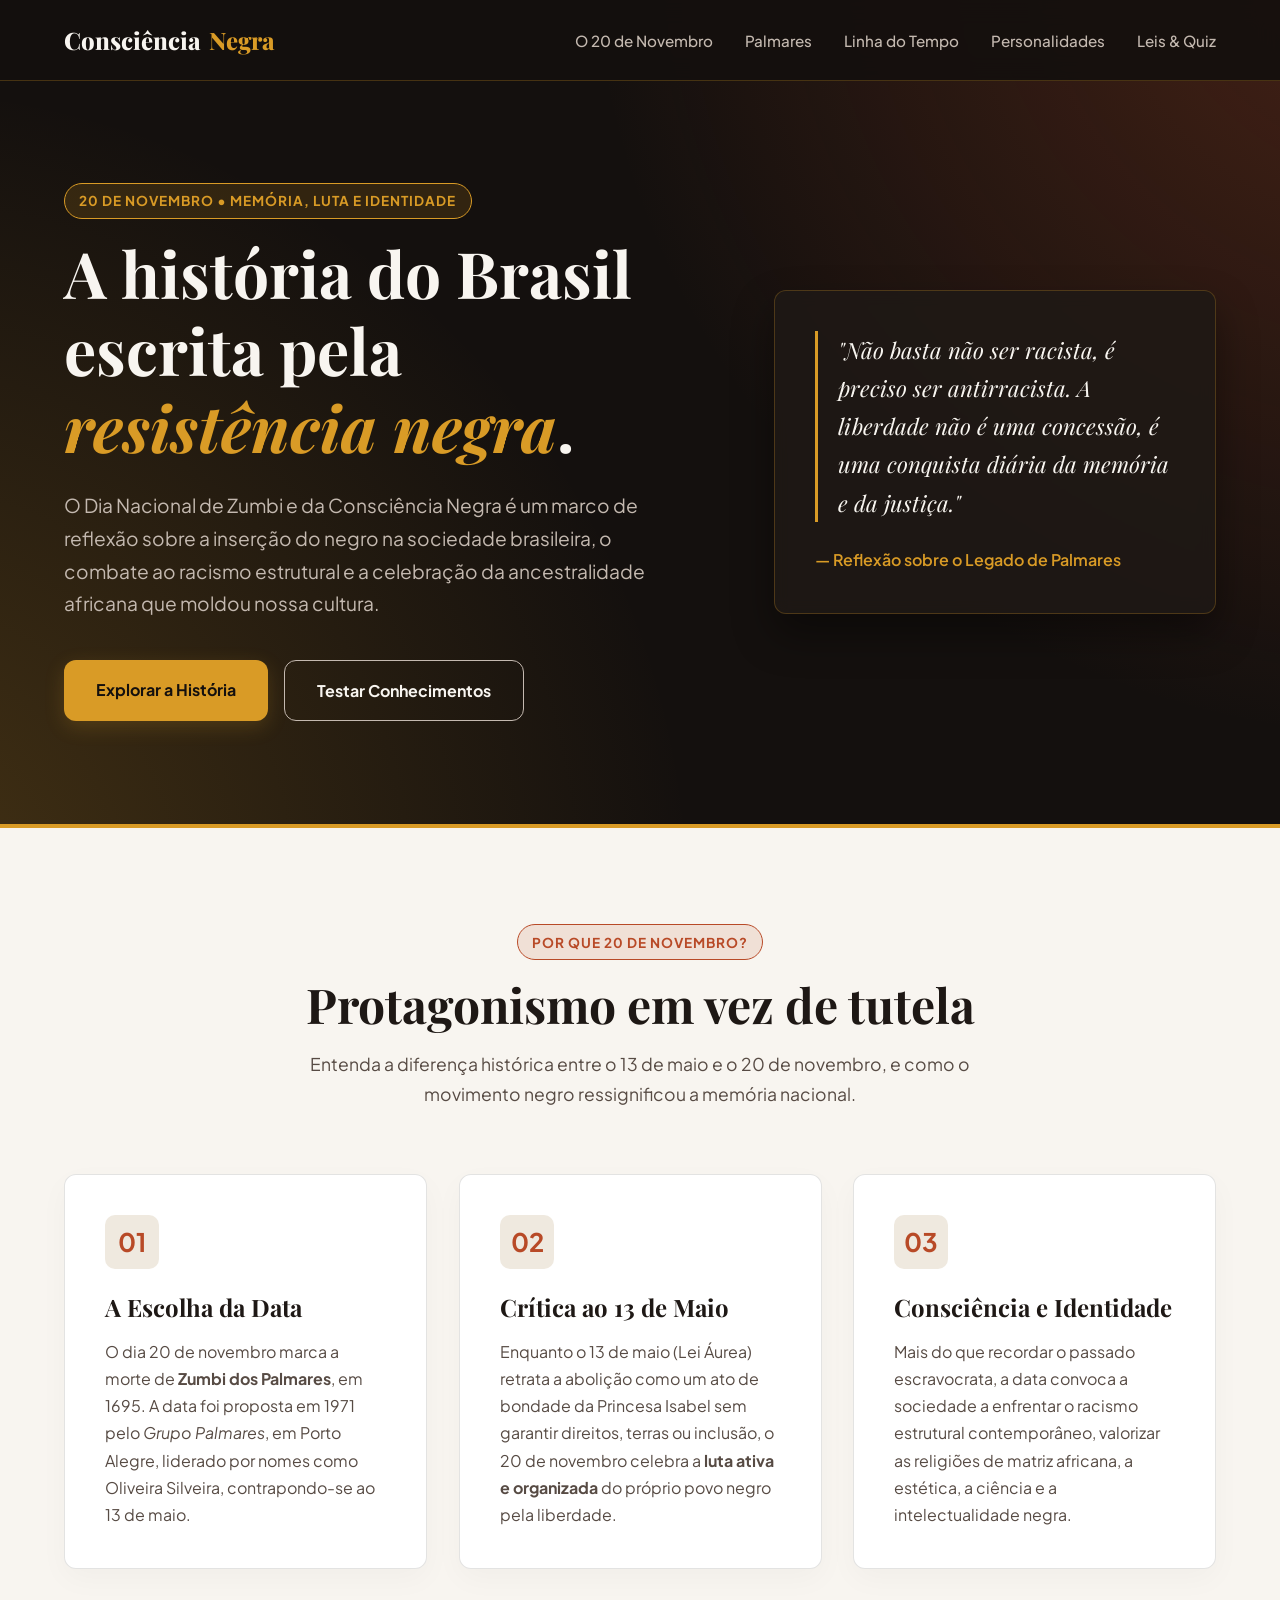
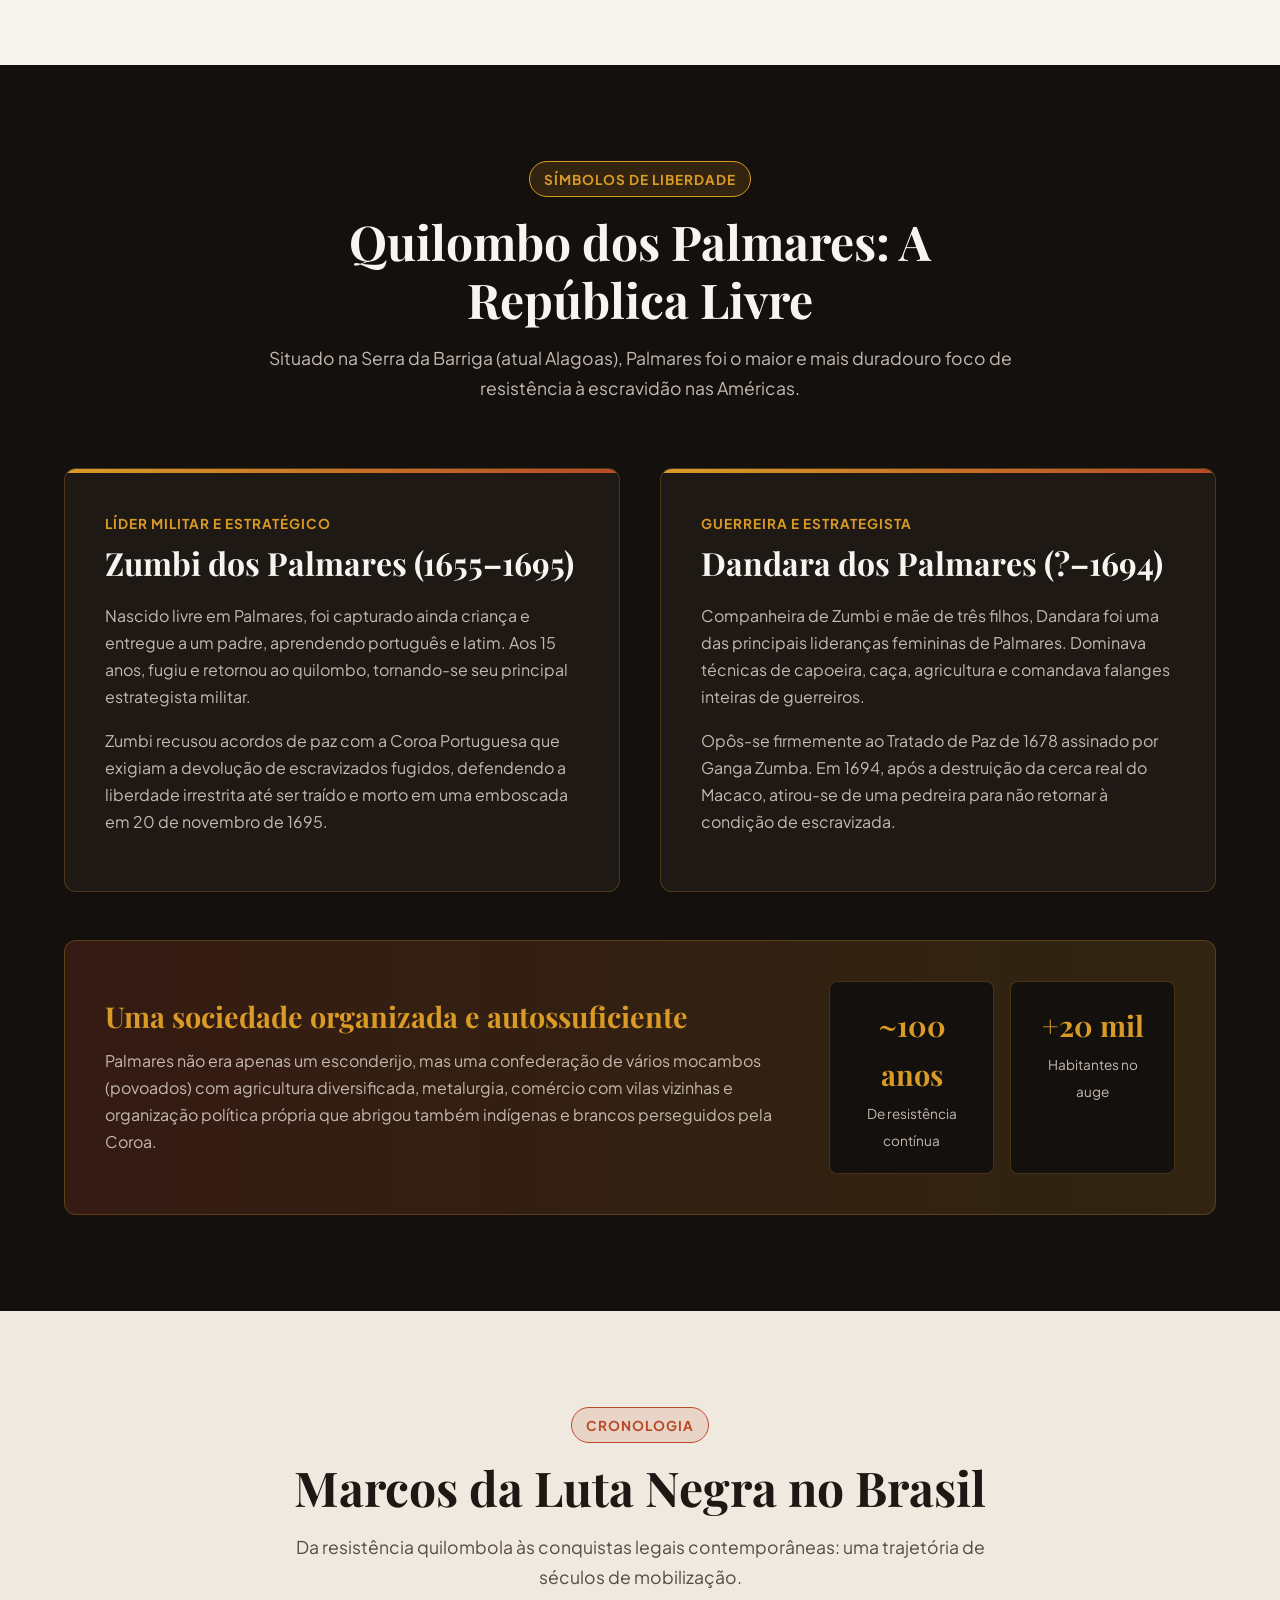
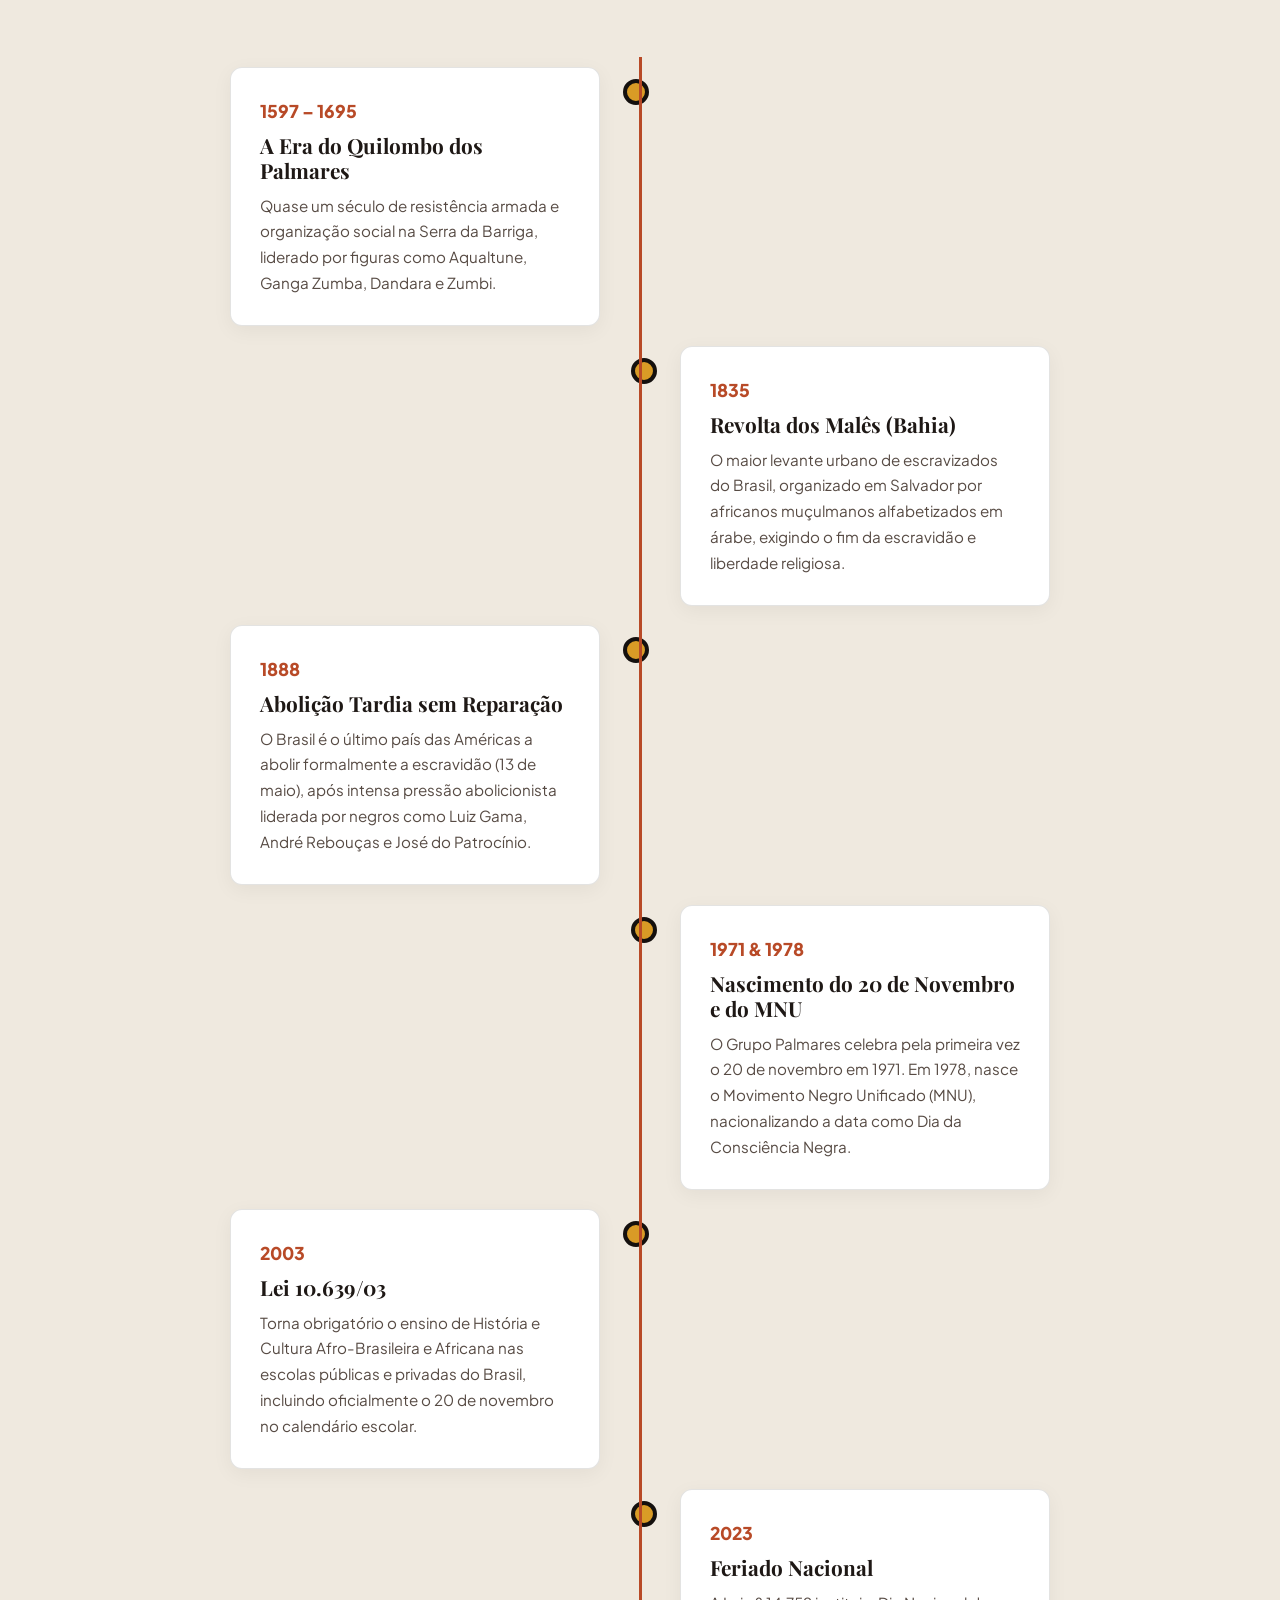
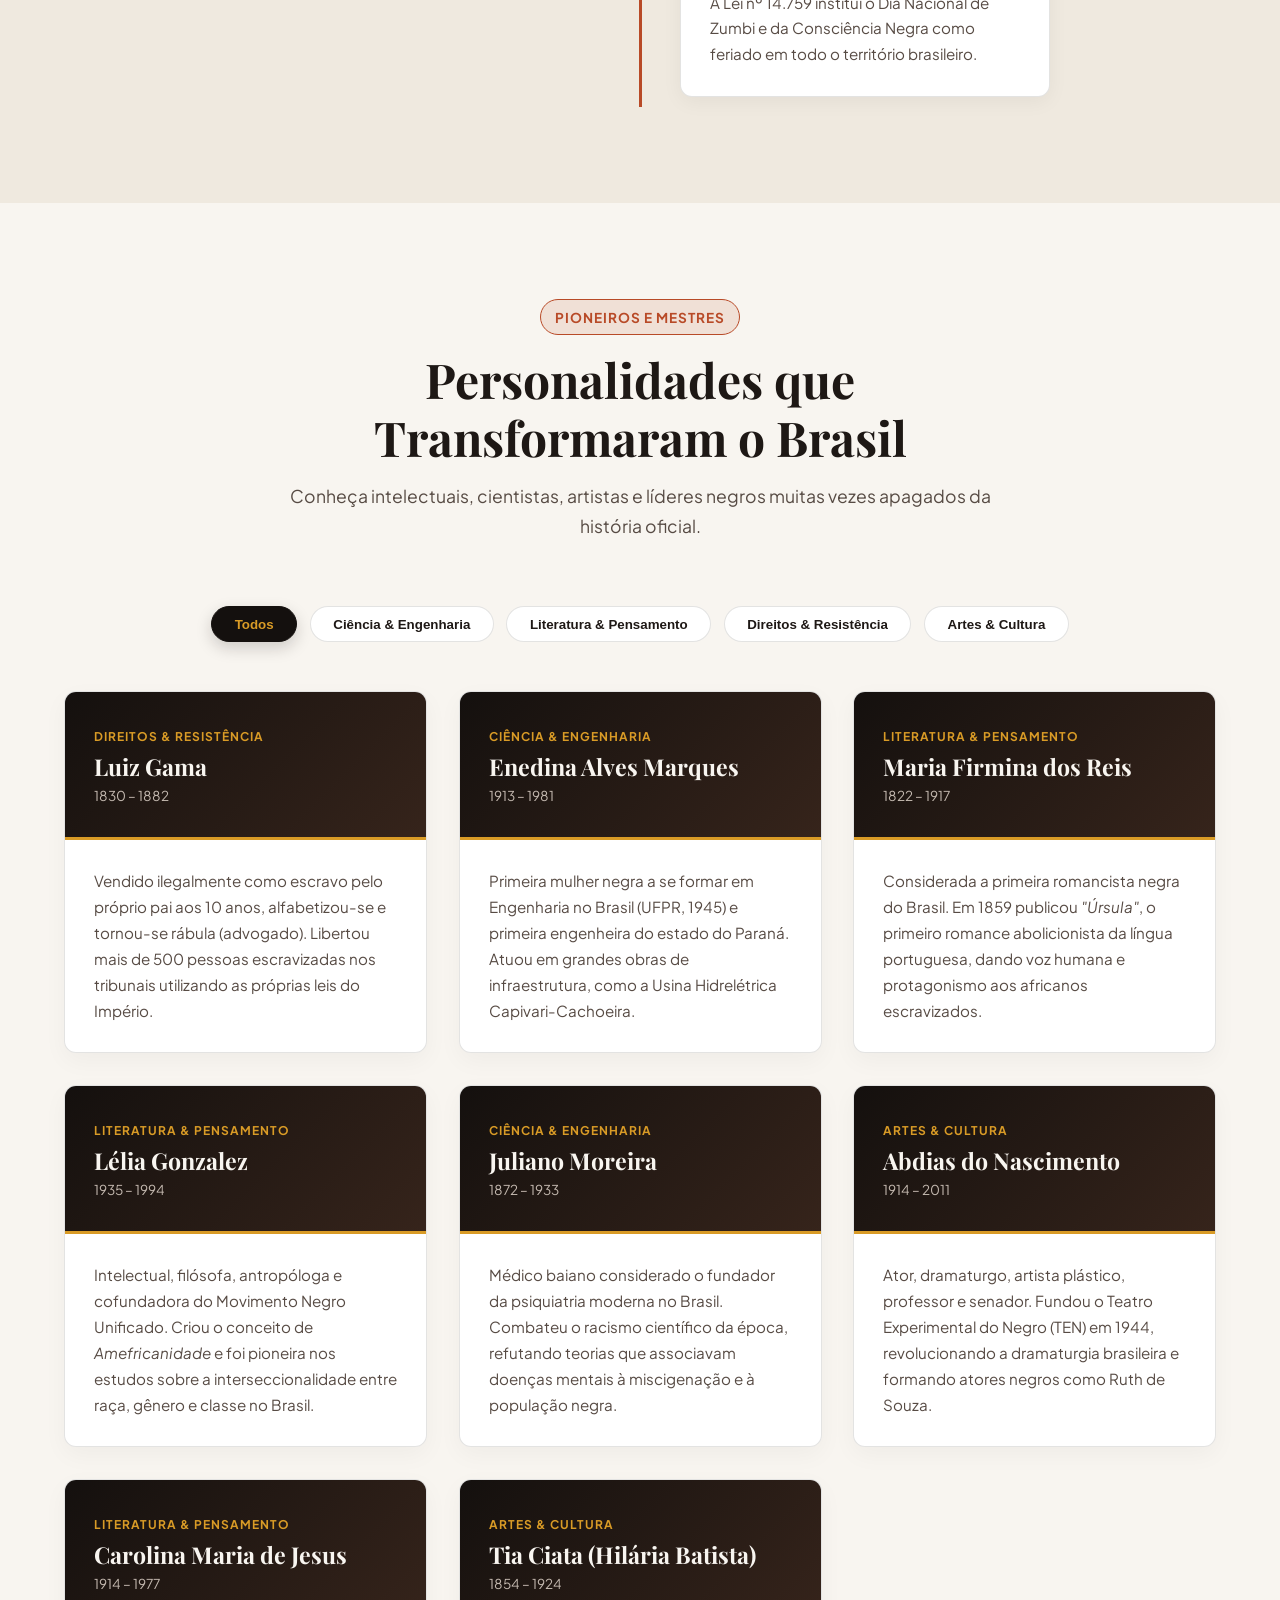
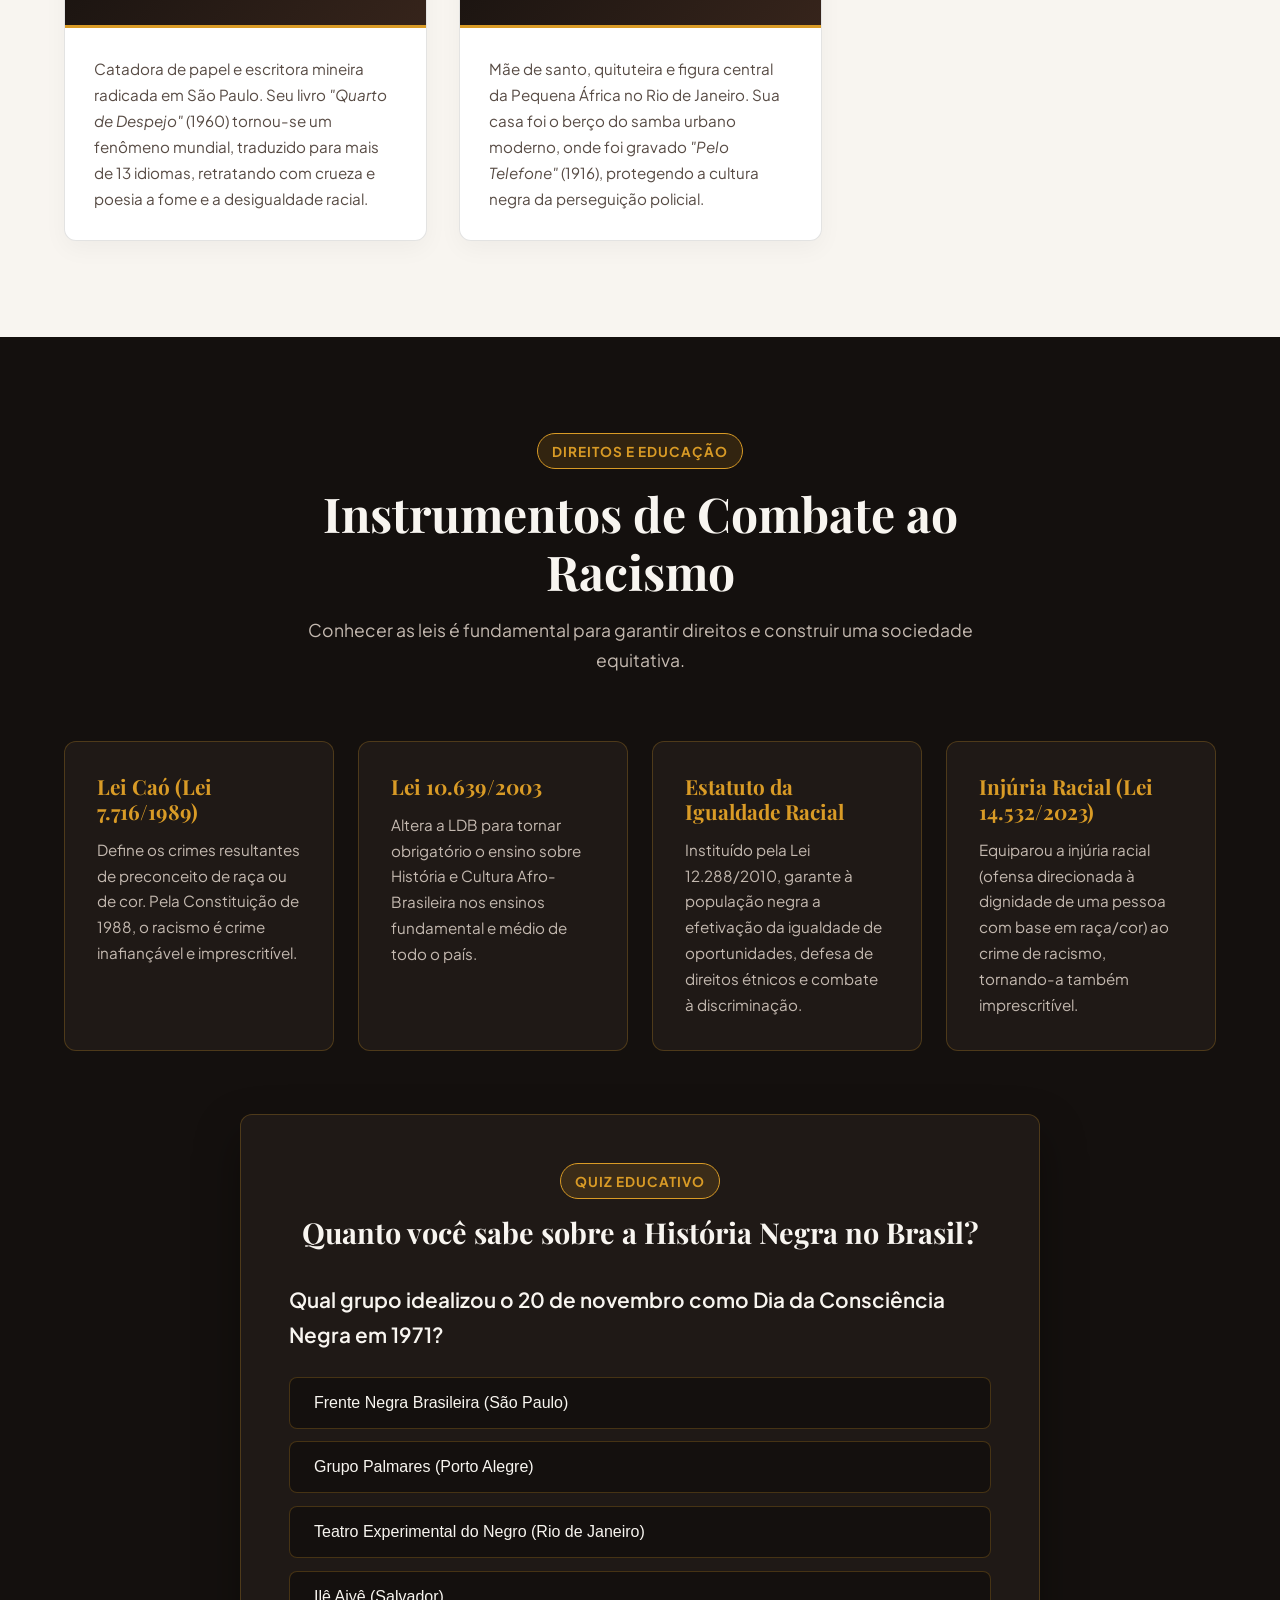
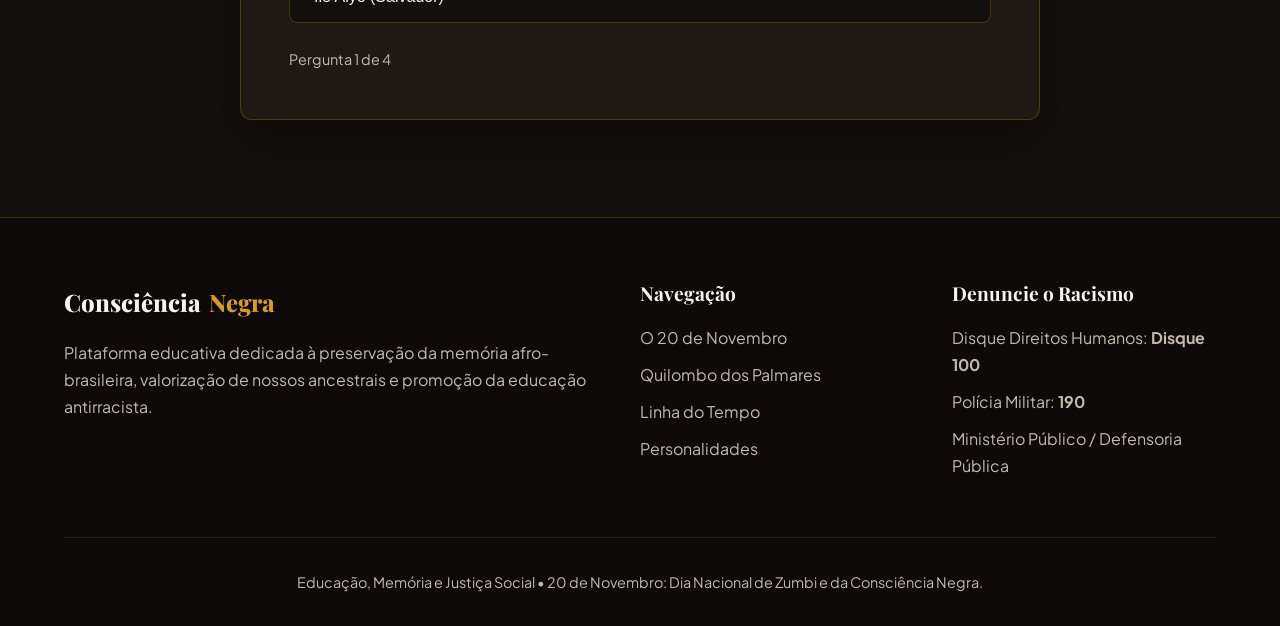
<file: grupo_01.html>
<!DOCTYPE html>
<html lang="pt-BR">
<head>
    <meta charset="UTF-8">
    <meta name="viewport" content="width=device-width, initial-scale=1.0">
    <meta name="description" content="Portal educativo completo sobre o Dia da Consciência Negra, história, Zumbi e Dandara dos Palmares, cultura afro-brasileira e luta antirracista.">
    <title>Consciência Negra | História, Resistência e Futuro</title>
    
    <!-- Fontes Google: Playfair Display (Títulos) e Plus Jakarta Sans (Texto) -->
    <link rel="preconnect" href="https://fonts.googleapis.com">
    <link rel="preconnect" href="https://fonts.gstatic.com" crossorigin>
    <link href="https://fonts.googleapis.com/css2?family=Playfair+Display:ital,wght@0,600;0,700;0,800;1,600&family=Plus+Jakarta+Sans:wght@400;500;600;700&display=swap" rel="stylesheet">

    <style>
        /* =========================================
           VARIÁVEIS E CONFIGURAÇÕES GERAIS
           ========================================= */
        :root {
            --bg-dark: #14100E;
            --bg-card: #1F1916;
            --bg-light: #F8F5F0;
            --bg-cream: #EFE9DF;
            --primary-gold: #D99B26;
            --primary-terracotta: #B84A27;
            --accent-green: #2E6F40;
            --text-light: #F8F5F0;
            --text-muted-light: #C4B9B0;
            --text-dark: #1E1815;
            --text-muted-dark: #574B44;
            --border-dark: rgba(217, 155, 38, 0.25);
            --border-light: rgba(30, 24, 21, 0.12);
            --radius: 12px;
            
            /* Curvas de animação suaves */
            --ease-smooth: cubic-bezier(0.22, 1, 0.36, 1);
            --ease-spring: cubic-bezier(0.34, 1.56, 0.64, 1);
            --transition-fast: 0.35s var(--ease-smooth);
            --transition-slow: 0.8s var(--ease-smooth);
        }

        * {
            margin: 0;
            padding: 0;
            box-sizing: border-box;
        }

        html {
            scroll-behavior: smooth;
        }

        body {
            font-family: 'Plus Jakarta Sans', sans-serif;
            background-color: var(--bg-light);
            color: var(--text-dark);
            line-height: 1.7;
            overflow-x: hidden;
        }

        h1, h2, h3, h4, .serif {
            font-family: 'Playfair Display', serif;
            line-height: 1.2;
        }

        a {
            text-decoration: none;
            color: inherit;
        }

        .container {
            width: 90%;
            max-width: 1200px;
            margin: 0 auto;
        }

        .section-padding {
            padding: 6rem 0;
        }

        /* =========================================
           CLASSES DE ANIMAÇÃO (SCROLL REVEAL)
           ========================================= */
        .reveal {
            opacity: 0;
            transform: translateY(32px);
            transition: opacity var(--transition-slow), transform var(--transition-slow);
            will-change: opacity, transform;
        }

        .reveal-left {
            opacity: 0;
            transform: translateX(-35px);
            transition: opacity var(--transition-slow), transform var(--transition-slow);
            will-change: opacity, transform;
        }

        .reveal-right {
            opacity: 0;
            transform: translateX(35px);
            transition: opacity var(--transition-slow), transform var(--transition-slow);
            will-change: opacity, transform;
        }

        .reveal.is-visible,
        .reveal-left.is-visible,
        .reveal-right.is-visible {
            opacity: 1;
            transform: translate(0, 0);
        }

        /* Atrasos escalonados (Stagger) para grids */
        .delay-1 { transition-delay: 0.1s; }
        .delay-2 { transition-delay: 0.2s; }
        .delay-3 { transition-delay: 0.3s; }
        .delay-4 { transition-delay: 0.4s; }

        @keyframes fadeUpHero {
            from {
                opacity: 0;
                transform: translateY(28px);
            }
            to {
                opacity: 1;
                transform: translateY(0);
            }
        }

        @keyframes gentleGlow {
            0%, 100% {
                transform: scale(1) translate(0, 0);
                opacity: 0.85;
            }
            50% {
                transform: scale(1.06) translate(-10px, 10px);
                opacity: 1;
            }
        }

        @keyframes fadeInQuiz {
            from {
                opacity: 0;
                transform: translateY(12px);
            }
            to {
                opacity: 1;
                transform: translateY(0);
            }
        }

        /* =========================================
           ELEMENTOS UI
           ========================================= */
        .badge {
            display: inline-block;
            padding: 0.35rem 0.9rem;
            background-color: rgba(217, 155, 38, 0.15);
            color: var(--primary-gold);
            border: 1px solid var(--primary-gold);
            border-radius: 50px;
            font-size: 0.85rem;
            font-weight: 700;
            letter-spacing: 1px;
            text-transform: uppercase;
            margin-bottom: 1rem;
        }

        .badge-dark {
            background-color: rgba(184, 74, 39, 0.12);
            color: var(--primary-terracotta);
            border-color: var(--primary-terracotta);
        }

        .section-header {
            text-align: center;
            max-width: 750px;
            margin: 0 auto 4rem auto;
        }

        .section-header h2 {
            font-size: clamp(2rem, 4vw, 3rem);
            margin-bottom: 1rem;
        }

        .section-header p {
            font-size: 1.1rem;
            color: var(--text-muted-dark);
        }

        /* =========================================
           NAVEGAÇÃO E BARRA DE PROGRESSO
           ========================================= */
        header {
            position: fixed;
            top: 0;
            width: 100%;
            background-color: rgba(20, 16, 14, 0.92);
            backdrop-filter: blur(12px);
            z-index: 1000;
            border-bottom: 1px solid var(--border-dark);
            transition: background-color 0.4s ease, box-shadow 0.4s ease;
        }

        header.scrolled {
            background-color: rgba(20, 16, 14, 0.98);
            box-shadow: 0 10px 30px rgba(0, 0, 0, 0.35);
        }

        .scroll-progress {
            position: absolute;
            bottom: 0;
            left: 0;
            height: 3px;
            width: 0%;
            background: linear-gradient(90deg, var(--primary-terracotta), var(--primary-gold));
            transition: width 0.12s ease-out;
        }

        .nav-container {
            display: flex;
            justify-content: space-between;
            align-items: center;
            height: 80px;
        }

        .logo {
            font-family: 'Playfair Display', serif;
            font-size: 1.5rem;
            font-weight: 800;
            color: var(--text-light);
            display: flex;
            align-items: center;
            gap: 0.5rem;
            transition: transform var(--transition-fast);
        }

        .logo:hover {
            transform: scale(1.02);
        }

        .logo span {
            color: var(--primary-gold);
        }

        .nav-links {
            display: flex;
            gap: 2rem;
            list-style: none;
        }

        .nav-links a {
            color: var(--text-muted-light);
            font-weight: 500;
            font-size: 0.95rem;
            position: relative;
            padding: 0.3rem 0;
            transition: color var(--transition-fast);
        }

        .nav-links a::after {
            content: '';
            position: absolute;
            bottom: 0;
            left: 0;
            width: 0%;
            height: 2px;
            background-color: var(--primary-gold);
            transition: width var(--transition-fast);
        }

        .nav-links a:hover {
            color: var(--primary-gold);
        }

        .nav-links a:hover::after {
            width: 100%;
        }

        .mobile-menu-btn {
            display: none;
            background: none;
            border: none;
            color: var(--text-light);
            font-size: 1.8rem;
            cursor: pointer;
            transition: transform var(--transition-fast);
        }

        .mobile-menu-btn:hover {
            transform: scale(1.1);
            color: var(--primary-gold);
        }

        /* =========================================
           HERO SECTION
           ========================================= */
        .hero {
            background-color: var(--bg-dark);
            color: var(--text-light);
            min-height: 92vh;
            display: flex;
            align-items: center;
            padding-top: 80px;
            position: relative;
            overflow: hidden;
            border-bottom: 4px solid var(--primary-gold);
        }

        /* Brilho de fundo com respiração suave */
        .hero::before {
            content: '';
            position: absolute;
            inset: -10%;
            background: radial-gradient(circle at top right, rgba(184, 74, 39, 0.32) 0%, transparent 45%),
                        radial-gradient(circle at bottom left, rgba(217, 155, 38, 0.25) 0%, transparent 45%);
            animation: gentleGlow 12s ease-in-out infinite;
            pointer-events: none;
        }

        .hero-grid {
            display: grid;
            grid-template-columns: 1.2fr 0.8fr;
            gap: 3rem;
            align-items: center;
            position: relative;
            z-index: 1;
        }

        .hero-animate-1 {
            opacity: 0;
            animation: fadeUpHero 0.9s var(--ease-smooth) 0.1s forwards;
        }

        .hero-animate-2 {
            opacity: 0;
            animation: fadeUpHero 0.9s var(--ease-smooth) 0.25s forwards;
        }

        .hero-animate-3 {
            opacity: 0;
            animation: fadeUpHero 0.9s var(--ease-smooth) 0.4s forwards;
        }

        .hero-animate-4 {
            opacity: 0;
            animation: fadeUpHero 0.9s var(--ease-smooth) 0.55s forwards;
        }

        .hero h1 {
            font-size: clamp(2.5rem, 5vw, 4.2rem);
            margin-bottom: 1.5rem;
            color: var(--text-light);
        }

        .hero h1 span {
            color: var(--primary-gold);
            font-style: italic;
        }

        .hero p {
            font-size: 1.2rem;
            color: var(--text-muted-light);
            margin-bottom: 2.5rem;
            max-width: 600px;
        }

        .hero-buttons {
            display: flex;
            gap: 1rem;
            flex-wrap: wrap;
        }

        .btn {
            padding: 1rem 2rem;
            border-radius: var(--radius);
            font-weight: 700;
            font-size: 1rem;
            cursor: pointer;
            transition: transform var(--transition-fast), background-color var(--transition-fast), box-shadow var(--transition-fast), border-color var(--transition-fast), color var(--transition-fast);
            display: inline-block;
            border: none;
        }

        .btn-primary {
            background-color: var(--primary-gold);
            color: var(--bg-dark);
            box-shadow: 0 6px 20px rgba(217, 155, 38, 0.2);
        }

        .btn-primary:hover {
            background-color: #eab03c;
            transform: translateY(-3px);
            box-shadow: 0 12px 28px rgba(217, 155, 38, 0.35);
        }

        .btn-primary:active {
            transform: translateY(-1px);
        }

        .btn-outline {
            background-color: transparent;
            color: var(--text-light);
            border: 1px solid var(--text-muted-light);
        }

        .btn-outline:hover {
            border-color: var(--primary-gold);
            color: var(--primary-gold);
            transform: translateY(-3px);
            background-color: rgba(217, 155, 38, 0.06);
        }

        .hero-card {
            background-color: rgba(31, 25, 22, 0.85);
            backdrop-filter: blur(8px);
            border: 1px solid var(--border-dark);
            padding: 2.5rem;
            border-radius: var(--radius);
            box-shadow: 0 20px 40px rgba(0,0,0,0.4);
            opacity: 0;
            animation: fadeUpHero 1s var(--ease-smooth) 0.45s forwards;
            transition: transform var(--transition-fast), border-color var(--transition-fast);
        }

        .hero-card:hover {
            transform: translateY(-5px);
            border-color: var(--primary-gold);
        }

        .hero-card blockquote {
            font-family: 'Playfair Display', serif;
            font-size: 1.4rem;
            font-style: italic;
            color: var(--text-light);
            margin-bottom: 1.5rem;
            border-left: 3px solid var(--primary-gold);
            padding-left: 1.2rem;
        }

        .hero-card cite {
            color: var(--primary-gold);
            font-style: normal;
            font-weight: 600;
            display: block;
        }

        /* =========================================
           SEÇÃO: O SIGNIFICADO DO 20 DE NOVEMBRO
           ========================================= */
        .meaning-grid {
            display: grid;
            grid-template-columns: repeat(auto-fit, minmax(300px, 1fr));
            gap: 2rem;
        }

        .meaning-card {
            background-color: #FFFFFF;
            padding: 2.5rem;
            border-radius: var(--radius);
            border: 1px solid var(--border-light);
            box-shadow: 0 10px 30px rgba(0,0,0,0.03);
            transition: transform var(--transition-fast), box-shadow var(--transition-fast), border-color var(--transition-fast);
        }

        .meaning-card:hover {
            transform: translateY(-8px);
            border-color: var(--primary-terracotta);
            box-shadow: 0 20px 40px rgba(30, 24, 21, 0.08);
        }

        .meaning-icon {
            width: 54px;
            height: 54px;
            background-color: var(--bg-cream);
            color: var(--primary-terracotta);
            border-radius: 10px;
            display: flex;
            align-items: center;
            justify-content: center;
            font-size: 1.6rem;
            margin-bottom: 1.5rem;
            font-weight: bold;
            transition: transform var(--transition-fast), background-color var(--transition-fast), color var(--transition-fast);
        }

        .meaning-card:hover .meaning-icon {
            background-color: var(--primary-terracotta);
            color: #FFFFFF;
            transform: scale(1.08) rotate(-3deg);
        }

        .meaning-card h3 {
            font-size: 1.5rem;
            margin-bottom: 1rem;
        }

        .meaning-card p {
            color: var(--text-muted-dark);
        }

        /* =========================================
           SEÇÃO: QUILOMBO DOS PALMARES, ZUMBI E DANDARA
           ========================================= */
        .palmares-section {
            background-color: var(--bg-dark);
            color: var(--text-light);
        }

        .palmares-section .section-header p {
            color: var(--text-muted-light);
        }

        .palmares-grid {
            display: grid;
            grid-template-columns: 1fr 1fr;
            gap: 2.5rem;
        }

        .leader-card {
            background-color: var(--bg-card);
            border: 1px solid var(--border-dark);
            border-radius: var(--radius);
            padding: 2.5rem;
            position: relative;
            overflow: hidden;
            transition: transform var(--transition-fast), border-color var(--transition-fast), box-shadow var(--transition-fast);
        }

        .leader-card:hover {
            transform: translateY(-6px);
            border-color: var(--primary-gold);
            box-shadow: 0 18px 38px rgba(0, 0, 0, 0.35);
        }

        .leader-card::before {
            content: '';
            position: absolute;
            top: 0;
            left: 0;
            width: 100%;
            height: 4px;
            background: linear-gradient(90deg, var(--primary-gold), var(--primary-terracotta));
        }

        .leader-tag {
            color: var(--primary-gold);
            font-size: 0.85rem;
            font-weight: 700;
            text-transform: uppercase;
            letter-spacing: 1px;
        }

        .leader-card h3 {
            font-size: 2rem;
            margin: 0.5rem 0 1.2rem 0;
        }

        .leader-card p {
            color: var(--text-muted-light);
            margin-bottom: 1rem;
        }

        .palmares-banner {
            margin-top: 3rem;
            background: linear-gradient(90deg, rgba(184, 74, 39, 0.2), rgba(217, 155, 38, 0.15));
            border: 1px solid var(--border-dark);
            border-radius: var(--radius);
            padding: 2.5rem;
            display: grid;
            grid-template-columns: 2fr 1fr;
            gap: 2rem;
            align-items: center;
        }

        .palmares-stats {
            display: grid;
            grid-template-columns: 1fr 1fr;
            gap: 1rem;
            text-align: center;
        }

        .stat-box {
            background-color: var(--bg-dark);
            padding: 1.2rem;
            border-radius: 8px;
            border: 1px solid var(--border-dark);
            transition: transform var(--transition-fast), border-color var(--transition-fast);
        }

        .stat-box:hover {
            transform: translateY(-4px);
            border-color: var(--primary-gold);
        }

        .stat-box strong {
            display: block;
            font-size: 1.8rem;
            color: var(--primary-gold);
            font-family: 'Playfair Display', serif;
        }

        .stat-box span {
            font-size: 0.85rem;
            color: var(--text-muted-light);
        }

        /* =========================================
           SEÇÃO: LINHA DO TEMPO HISTÓRICA
           ========================================= */
        .timeline-section {
            background-color: var(--bg-cream);
            overflow: hidden;
        }

        .timeline {
            position: relative;
            max-width: 900px;
            margin: 0 auto;
        }

        .timeline::after {
            content: '';
            position: absolute;
            width: 3px;
            background-color: var(--primary-terracotta);
            top: 0;
            bottom: 0;
            left: 50%;
            margin-left: -1.5px;
        }

        .timeline-item {
            padding: 10px 40px;
            position: relative;
            width: 50%;
        }

        .timeline-item::after {
            content: '';
            position: absolute;
            width: 18px;
            height: 18px;
            right: -9px;
            background-color: var(--primary-gold);
            border: 4px solid var(--bg-dark);
            top: 22px;
            border-radius: 50%;
            z-index: 1;
            transition: transform var(--transition-fast), background-color var(--transition-fast);
        }

        .timeline-item:hover::after {
            transform: scale(1.3);
            background-color: var(--primary-terracotta);
        }

        .left {
            left: 0;
        }

        .right {
            left: 50%;
        }

        .right::after {
            left: -9px;
        }

        .timeline-content {
            padding: 1.8rem;
            background-color: #FFFFFF;
            border-radius: var(--radius);
            box-shadow: 0 5px 20px rgba(0,0,0,0.05);
            border: 1px solid var(--border-light);
            transition: transform var(--transition-fast), box-shadow var(--transition-fast), border-color var(--transition-fast);
        }

        .timeline-content:hover {
            transform: translateY(-4px);
            border-color: var(--primary-terracotta);
            box-shadow: 0 12px 28px rgba(0,0,0,0.09);
        }

        .timeline-year {
            font-weight: 800;
            color: var(--primary-terracotta);
            font-size: 1.1rem;
            display: block;
            margin-bottom: 0.4rem;
        }

        .timeline-content h3 {
            font-size: 1.3rem;
            margin-bottom: 0.6rem;
        }

        .timeline-content p {
            font-size: 0.95rem;
            color: var(--text-muted-dark);
        }

        /* =========================================
           SEÇÃO: PERSONALIDADES NEGRAS (COM FILTRO SUAVE)
           ========================================= */
        .filter-buttons {
            display: flex;
            justify-content: center;
            gap: 0.8rem;
            flex-wrap: wrap;
            margin-bottom: 3rem;
        }

        .filter-btn {
            padding: 0.6rem 1.4rem;
            border-radius: 50px;
            border: 1px solid var(--border-light);
            background-color: #FFFFFF;
            color: var(--text-dark);
            font-weight: 600;
            cursor: pointer;
            transition: background-color var(--transition-fast), color var(--transition-fast), transform var(--transition-fast), border-color var(--transition-fast), box-shadow var(--transition-fast);
        }

        .filter-btn:hover {
            transform: translateY(-2px);
            border-color: var(--bg-dark);
        }

        .filter-btn.active {
            background-color: var(--bg-dark);
            color: var(--primary-gold);
            border-color: var(--bg-dark);
            box-shadow: 0 6px 16px rgba(20, 16, 14, 0.18);
        }

        .figures-grid {
            display: grid;
            grid-template-columns: repeat(auto-fill, minmax(280px, 1fr));
            gap: 2rem;
        }

        .figure-card {
            background-color: #FFFFFF;
            border-radius: var(--radius);
            overflow: hidden;
            border: 1px solid var(--border-light);
            box-shadow: 0 8px 25px rgba(0,0,0,0.04);
            display: flex;
            flex-direction: column;
            transition: transform var(--transition-fast), box-shadow var(--transition-fast), opacity 0.35s var(--ease-smooth);
        }

        .figure-card.hiding {
            opacity: 0;
            transform: scale(0.95);
        }

        .figure-card:hover {
            transform: translateY(-7px);
            box-shadow: 0 18px 38px rgba(0,0,0,0.1);
        }

        .figure-header {
            background: linear-gradient(135deg, var(--bg-dark), #36241B);
            color: var(--text-light);
            padding: 1.8rem;
            border-bottom: 3px solid var(--primary-gold);
            transition: background var(--transition-fast);
        }

        .figure-category {
            font-size: 0.75rem;
            text-transform: uppercase;
            letter-spacing: 1px;
            color: var(--primary-gold);
            font-weight: 700;
        }

        .figure-header h3 {
            font-size: 1.45rem;
            margin-top: 0.3rem;
        }

        .figure-dates {
            font-size: 0.85rem;
            color: var(--text-muted-light);
        }

        .figure-body {
            padding: 1.8rem;
            flex-grow: 1;
        }

        .figure-body p {
            font-size: 0.95rem;
            color: var(--text-muted-dark);
        }

        /* =========================================
           SEÇÃO: EDUCAÇÃO ANTIRRACISTA E LEIS
           ========================================= */
        .education-section {
            background-color: var(--bg-dark);
            color: var(--text-light);
        }

        .education-section .section-header p {
            color: var(--text-muted-light);
        }

        .laws-grid {
            display: grid;
            grid-template-columns: repeat(auto-fit, minmax(260px, 1fr));
            gap: 1.5rem;
            margin-bottom: 4rem;
        }

        .law-card {
            background-color: var(--bg-card);
            border: 1px solid var(--border-dark);
            padding: 2rem;
            border-radius: var(--radius);
            transition: transform var(--transition-fast), border-color var(--transition-fast), box-shadow var(--transition-fast);
        }

        .law-card:hover {
            transform: translateY(-6px);
            border-color: var(--primary-gold);
            box-shadow: 0 14px 30px rgba(0, 0, 0, 0.3);
        }

        .law-card h4 {
            color: var(--primary-gold);
            font-size: 1.3rem;
            margin-bottom: 0.8rem;
        }

        .law-card p {
            color: var(--text-muted-light);
            font-size: 0.95rem;
        }

        /* QUIZ INTERATIVO */
        .quiz-container {
            background-color: var(--bg-card);
            border: 1px solid var(--border-dark);
            border-radius: var(--radius);
            padding: 3rem;
            max-width: 800px;
            margin: 0 auto;
            box-shadow: 0 20px 45px rgba(0, 0, 0, 0.35);
        }

        .quiz-header {
            text-align: center;
            margin-bottom: 2rem;
        }

        .quiz-step-animate {
            animation: fadeInQuiz 0.45s var(--ease-smooth) forwards;
        }

        .quiz-question {
            font-size: 1.3rem;
            font-weight: 600;
            margin-bottom: 1.5rem;
            color: var(--text-light);
        }

        .quiz-options {
            display: flex;
            flex-direction: column;
            gap: 0.8rem;
        }

        .quiz-option {
            background-color: var(--bg-dark);
            border: 1px solid var(--border-dark);
            color: var(--text-light);
            padding: 1rem 1.5rem;
            border-radius: 8px;
            text-align: left;
            cursor: pointer;
            font-size: 1rem;
            transition: transform var(--transition-fast), border-color var(--transition-fast), background-color var(--transition-fast);
        }

        .quiz-option:hover:not(:disabled) {
            border-color: var(--primary-gold);
            background-color: rgba(217, 155, 38, 0.12);
            transform: translateX(6px);
        }

        .quiz-option.correct {
            background-color: rgba(46, 111, 64, 0.4);
            border-color: #4ade80;
            color: #ffffff;
            transform: scale(1.01);
        }

        .quiz-option.wrong {
            background-color: rgba(184, 74, 39, 0.4);
            border-color: #f87171;
            color: #ffffff;
        }

        .quiz-feedback {
            margin-top: 1.5rem;
            padding: 1.2rem;
            border-radius: 8px;
            background-color: rgba(255,255,255,0.05);
            border-left: 3px solid var(--primary-gold);
            display: none;
            font-size: 0.95rem;
            color: var(--text-muted-light);
            animation: fadeInQuiz 0.4s var(--ease-smooth) forwards;
        }

        .quiz-controls {
            margin-top: 1.5rem;
            display: flex;
            justify-content: space-between;
            align-items: center;
        }

        /* =========================================
           FOOTER
           ========================================= */
        footer {
            background-color: #0D0A09;
            color: var(--text-muted-light);
            padding: 4rem 0 2rem 0;
            border-top: 1px solid var(--border-dark);
        }

        .footer-grid {
            display: grid;
            grid-template-columns: 2fr 1fr 1fr;
            gap: 3rem;
            margin-bottom: 3rem;
        }

        .footer-col h4 {
            color: var(--text-light);
            margin-bottom: 1.2rem;
            font-size: 1.2rem;
        }

        .footer-col ul {
            list-style: none;
        }

        .footer-col ul li {
            margin-bottom: 0.6rem;
        }

        .footer-col ul a {
            transition: color var(--transition-fast), padding-left var(--transition-fast);
        }

        .footer-col ul a:hover {
            color: var(--primary-gold);
            padding-left: 4px;
        }

        .footer-bottom {
            text-align: center;
            padding-top: 2rem;
            border-top: 1px solid rgba(255,255,255,0.08);
            font-size: 0.9rem;
        }

        /* =========================================
           RESPONSIVIDADE E ACESSIBILIDADE
           ========================================= */
        @media (max-width: 900px) {
            .hero-grid, .palmares-grid, .palmares-banner, .footer-grid {
                grid-template-columns: 1fr;
            }

            .timeline::after {
                left: 31px;
            }

            .timeline-item {
                width: 100%;
                padding-left: 70px;
                padding-right: 25px;
            }

            .timeline-item::after {
                left: 22px;
            }

            .right {
                left: 0%;
            }

            .reveal-left, .reveal-right {
                transform: translateY(28px);
            }
        }

        @media (max-width: 768px) {
            .nav-links {
                display: flex;
                flex-direction: column;
                position: absolute;
                top: 80px;
                left: 0;
                width: 100%;
                background-color: var(--bg-dark);
                padding: 0 2rem;
                max-height: 0;
                overflow: hidden;
                opacity: 0;
                border-bottom: 1px solid transparent;
                transition: max-height 0.45s var(--ease-smooth), opacity 0.35s ease, padding 0.45s var(--ease-smooth);
            }

            .nav-links.active {
                max-height: 360px;
                opacity: 1;
                padding: 1.5rem 2rem 2rem 2rem;
                border-bottom-color: var(--border-dark);
            }

            .mobile-menu-btn {
                display: block;
            }
        }

        /* Respeita usuários que preferem movimento reduzido */
        @media (prefers-reduced-motion: reduce) {
            *, *::before, *::after {
                animation-duration: 0.01ms !important;
                animation-iteration-count: 1 !important;
                transition-duration: 0.01ms !important;
                scroll-behavior: auto !important;
            }
            .reveal, .reveal-left, .reveal-right, .hero-animate-1, .hero-animate-2, .hero-animate-3, .hero-animate-4, .hero-card {
                opacity: 1 !important;
                transform: none !important;
            }
        }
    </style>
</head>
<body>

    <!-- HEADER / NAVEGAÇÃO -->
    <header id="mainHeader">
        <div class="container nav-container">
            <a href="#" class="logo">Consciência <span>Negra</span></a>
            <button class="mobile-menu-btn" id="mobileMenuBtn" aria-label="Abrir menu">☰</button>
            <ul class="nav-links" id="navLinks">
                <li><a href="#significado">O 20 de Novembro</a></li>
                <li><a href="#palmares">Palmares</a></li>
                <li><a href="#historia">Linha do Tempo</a></li>
                <li><a href="#personalidades">Personalidades</a></li>
                <li><a href="#educacao">Leis & Quiz</a></li>
            </ul>
        </div>
        <div class="scroll-progress" id="scrollProgress"></div>
    </header>

    <!-- HERO SECTION -->
    <section class="hero">
        <div class="container hero-grid">
            <div>
                <span class="badge hero-animate-1">20 de Novembro • Memória, Luta e Identidade</span>
                <h1 class="hero-animate-2">A história do Brasil escrita pela <span>resistência negra</span>.</h1>
                <p class="hero-animate-3">O Dia Nacional de Zumbi e da Consciência Negra é um marco de reflexão sobre a inserção do negro na sociedade brasileira, o combate ao racismo estrutural e a celebração da ancestralidade africana que moldou nossa cultura.</p>
                <div class="hero-buttons hero-animate-4">
                    <a href="#palmares" class="btn btn-primary">Explorar a História</a>
                    <a href="#educacao" class="btn btn-outline">Testar Conhecimentos</a>
                </div>
            </div>
            <div class="hero-card">
                <blockquote>
                    "Não basta não ser racista, é preciso ser antirracista. A liberdade não é uma concessão, é uma conquista diária da memória e da justiça."
                </blockquote>
                <cite>— Reflexão sobre o Legado de Palmares</cite>
            </div>
        </div>
    </section>

    <!-- SEÇÃO 1: O SIGNIFICADO DO 20 DE NOVEMBRO -->
    <section id="significado" class="section-padding">
        <div class="container">
            <div class="section-header reveal">
                <span class="badge badge-dark">Por que 20 de Novembro?</span>
                <h2>Protagonismo em vez de tutela</h2>
                <p>Entenda a diferença histórica entre o 13 de maio e o 20 de novembro, e como o movimento negro ressignificou a memória nacional.</p>
            </div>

            <div class="meaning-grid">
                <div class="meaning-card reveal delay-1">
                    <div class="meaning-icon">01</div>
                    <h3>A Escolha da Data</h3>
                    <p>O dia 20 de novembro marca a morte de <strong>Zumbi dos Palmares</strong>, em 1695. A data foi proposta em 1971 pelo <em>Grupo Palmares</em>, em Porto Alegre, liderado por nomes como Oliveira Silveira, contrapondo-se ao 13 de maio.</p>
                </div>

                <div class="meaning-card reveal delay-2">
                    <div class="meaning-icon">02</div>
                    <h3>Crítica ao 13 de Maio</h3>
                    <p>Enquanto o 13 de maio (Lei Áurea) retrata a abolição como um ato de bondade da Princesa Isabel sem garantir direitos, terras ou inclusão, o 20 de novembro celebra a <strong>luta ativa e organizada</strong> do próprio povo negro pela liberdade.</p>
                </div>

                <div class="meaning-card reveal delay-3">
                    <div class="meaning-icon">03</div>
                    <h3>Consciência e Identidade</h3>
                    <p>Mais do que recordar o passado escravocrata, a data convoca a sociedade a enfrentar o racismo estrutural contemporâneo, valorizar as religiões de matriz africana, a estética, a ciência e a intelectualidade negra.</p>
                </div>
            </div>
        </div>
    </section>

    <!-- SEÇÃO 2: QUILOMBO DOS PALMARES, ZUMBI E DANDARA -->
    <section id="palmares" class="section-padding palmares-section">
        <div class="container">
            <div class="section-header reveal">
                <span class="badge">Símbolos de Liberdade</span>
                <h2>Quilombo dos Palmares: A República Livre</h2>
                <p>Situado na Serra da Barriga (atual Alagoas), Palmares foi o maior e mais duradouro foco de resistência à escravidão nas Américas.</p>
            </div>

            <div class="palmares-grid">
                <div class="leader-card reveal delay-1">
                    <span class="leader-tag">Líder Militar e Estratégico</span>
                    <h3>Zumbi dos Palmares (1655–1695)</h3>
                    <p>Nascido livre em Palmares, foi capturado ainda criança e entregue a um padre, aprendendo português e latim. Aos 15 anos, fugiu e retornou ao quilombo, tornando-se seu principal estrategista militar.</p>
                    <p>Zumbi recusou acordos de paz com a Coroa Portuguesa que exigiam a devolução de escravizados fugidos, defendendo a liberdade irrestrita até ser traído e morto em uma emboscada em 20 de novembro de 1695.</p>
                </div>

                <div class="leader-card reveal delay-2">
                    <span class="leader-tag">Guerreira e Estrategista</span>
                    <h3>Dandara dos Palmares (?–1694)</h3>
                    <p>Companheira de Zumbi e mãe de três filhos, Dandara foi uma das principais lideranças femininas de Palmares. Dominava técnicas de capoeira, caça, agricultura e comandava falanges inteiras de guerreiros.</p>
                    <p>Opôs-se firmemente ao Tratado de Paz de 1678 assinado por Ganga Zumba. Em 1694, após a destruição da cerca real do Macaco, atirou-se de uma pedreira para não retornar à condição de escravizada.</p>
                </div>
            </div>

            <div class="palmares-banner reveal delay-2">
                <div>
                    <h3 style="font-size: 1.8rem; margin-bottom: 0.8rem; color: var(--primary-gold);">Uma sociedade organizada e autossuficiente</h3>
                    <p style="color: var(--text-muted-light);">Palmares não era apenas um esconderijo, mas uma confederação de vários mocambos (povoados) com agricultura diversificada, metalurgia, comércio com vilas vizinhas e organização política própria que abrigou também indígenas e brancos perseguidos pela Coroa.</p>
                </div>
                <div class="palmares-stats">
                    <div class="stat-box">
                        <strong>~100 anos</strong>
                        <span>De resistência contínua</span>
                    </div>
                    <div class="stat-box">
                        <strong>+20 mil</strong>
                        <span>Habitantes no auge</span>
                    </div>
                </div>
            </div>
        </div>
    </section>

    <!-- SEÇÃO 3: LINHA DO TEMPO HISTÓRICA -->
    <section id="historia" class="section-padding timeline-section">
        <div class="container">
            <div class="section-header reveal">
                <span class="badge badge-dark">Cronologia</span>
                <h2>Marcos da Luta Negra no Brasil</h2>
                <p>Da resistência quilombola às conquistas legais contemporâneas: uma trajetória de séculos de mobilização.</p>
            </div>

            <div class="timeline">
                <div class="timeline-item left reveal-left">
                    <div class="timeline-content">
                        <span class="timeline-year">1597 – 1695</span>
                        <h3>A Era do Quilombo dos Palmares</h3>
                        <p>Quase um século de resistência armada e organização social na Serra da Barriga, liderado por figuras como Aqualtune, Ganga Zumba, Dandara e Zumbi.</p>
                    </div>
                </div>

                <div class="timeline-item right reveal-right">
                    <div class="timeline-content">
                        <span class="timeline-year">1835</span>
                        <h3>Revolta dos Malês (Bahia)</h3>
                        <p>O maior levante urbano de escravizados do Brasil, organizado em Salvador por africanos muçulmanos alfabetizados em árabe, exigindo o fim da escravidão e liberdade religiosa.</p>
                    </div>
                </div>

                <div class="timeline-item left reveal-left">
                    <div class="timeline-content">
                        <span class="timeline-year">1888</span>
                        <h3>Abolição Tardia sem Reparação</h3>
                        <p>O Brasil é o último país das Américas a abolir formalmente a escravidão (13 de maio), após intensa pressão abolicionista liderada por negros como Luiz Gama, André Rebouças e José do Patrocínio.</p>
                    </div>
                </div>

                <div class="timeline-item right reveal-right">
                    <div class="timeline-content">
                        <span class="timeline-year">1971 & 1978</span>
                        <h3>Nascimento do 20 de Novembro e do MNU</h3>
                        <p>O Grupo Palmares celebra pela primeira vez o 20 de novembro em 1971. Em 1978, nasce o Movimento Negro Unificado (MNU), nacionalizando a data como Dia da Consciência Negra.</p>
                    </div>
                </div>

                <div class="timeline-item left reveal-left">
                    <div class="timeline-content">
                        <span class="timeline-year">2003</span>
                        <h3>Lei 10.639/03</h3>
                        <p>Torna obrigatório o ensino de História e Cultura Afro-Brasileira e Africana nas escolas públicas e privadas do Brasil, incluindo oficialmente o 20 de novembro no calendário escolar.</p>
                    </div>
                </div>

                <div class="timeline-item right reveal-right">
                    <div class="timeline-content">
                        <span class="timeline-year">2023</span>
                        <h3>Feriado Nacional</h3>
                        <p>A Lei nº 14.759 institui o Dia Nacional de Zumbi e da Consciência Negra como feriado em todo o território brasileiro.</p>
                    </div>
                </div>
            </div>
        </div>
    </section>

    <!-- SEÇÃO 4: PERSONALIDADES NEGRAS (COM FILTRO INTERATIVO) -->
    <section id="personalidades" class="section-padding">
        <div class="container">
            <div class="section-header reveal">
                <span class="badge badge-dark">Pioneiros e Mestres</span>
                <h2>Personalidades que Transformaram o Brasil</h2>
                <p>Conheça intelectuais, cientistas, artistas e líderes negros muitas vezes apagados da história oficial.</p>
            </div>

            <div class="filter-buttons reveal delay-1">
                <button class="filter-btn active" data-filter="all">Todos</button>
                <button class="filter-btn" data-filter="ciencia">Ciência & Engenharia</button>
                <button class="filter-btn" data-filter="literatura">Literatura & Pensamento</button>
                <button class="filter-btn" data-filter="resistencia">Direitos & Resistência</button>
                <button class="filter-btn" data-filter="cultura">Artes & Cultura</button>
            </div>

            <div class="figures-grid" id="figuresGrid">
                <!-- Card 1 -->
                <div class="figure-card reveal" data-category="resistencia">
                    <div class="figure-header">
                        <span class="figure-category">Direitos & Resistência</span>
                        <h3>Luiz Gama</h3>
                        <span class="figure-dates">1830 – 1882</span>
                    </div>
                    <div class="figure-body">
                        <p>Vendido ilegalmente como escravo pelo próprio pai aos 10 anos, alfabetizou-se e tornou-se rábula (advogado). Libertou mais de 500 pessoas escravizadas nos tribunais utilizando as próprias leis do Império.</p>
                    </div>
                </div>

                <!-- Card 2 -->
                <div class="figure-card reveal" data-category="ciencia">
                    <div class="figure-header">
                        <span class="figure-category">Ciência & Engenharia</span>
                        <h3>Enedina Alves Marques</h3>
                        <span class="figure-dates">1913 – 1981</span>
                    </div>
                    <div class="figure-body">
                        <p>Primeira mulher negra a se formar em Engenharia no Brasil (UFPR, 1945) e primeira engenheira do estado do Paraná. Atuou em grandes obras de infraestrutura, como a Usina Hidrelétrica Capivari-Cachoeira.</p>
                    </div>
                </div>

                <!-- Card 3 -->
                <div class="figure-card reveal" data-category="literatura">
                    <div class="figure-header">
                        <span class="figure-category">Literatura & Pensamento</span>
                        <h3>Maria Firmina dos Reis</h3>
                        <span class="figure-dates">1822 – 1917</span>
                    </div>
                    <div class="figure-body">
                        <p>Considerada a primeira romancista negra do Brasil. Em 1859 publicou <em>"Úrsula"</em>, o primeiro romance abolicionista da língua portuguesa, dando voz humana e protagonismo aos africanos escravizados.</p>
                    </div>
                </div>

                <!-- Card 4 -->
                <div class="figure-card reveal" data-category="literatura">
                    <div class="figure-header">
                        <span class="figure-category">Literatura & Pensamento</span>
                        <h3>Lélia Gonzalez</h3>
                        <span class="figure-dates">1935 – 1994</span>
                    </div>
                    <div class="figure-body">
                        <p>Intelectual, filósofa, antropóloga e cofundadora do Movimento Negro Unificado. Criou o conceito de <em>Amefricanidade</em> e foi pioneira nos estudos sobre a interseccionalidade entre raça, gênero e classe no Brasil.</p>
                    </div>
                </div>

                <!-- Card 5 -->
                <div class="figure-card reveal" data-category="ciencia">
                    <div class="figure-header">
                        <span class="figure-category">Ciência & Engenharia</span>
                        <h3>Juliano Moreira</h3>
                        <span class="figure-dates">1872 – 1933</span>
                    </div>
                    <div class="figure-body">
                        <p>Médico baiano considerado o fundador da psiquiatria moderna no Brasil. Combateu o racismo científico da época, refutando teorias que associavam doenças mentais à miscigenação e à população negra.</p>
                    </div>
                </div>

                <!-- Card 6 -->
                <div class="figure-card reveal" data-category="cultura">
                    <div class="figure-header">
                        <span class="figure-category">Artes & Cultura</span>
                        <h3>Abdias do Nascimento</h3>
                        <span class="figure-dates">1914 – 2011</span>
                    </div>
                    <div class="figure-body">
                        <p>Ator, dramaturgo, artista plástico, professor e senador. Fundou o Teatro Experimental do Negro (TEN) em 1944, revolucionando a dramaturgia brasileira e formando atores negros como Ruth de Souza.</p>
                    </div>
                </div>

                <!-- Card 7 -->
                <div class="figure-card reveal" data-category="literatura">
                    <div class="figure-header">
                        <span class="figure-category">Literatura & Pensamento</span>
                        <h3>Carolina Maria de Jesus</h3>
                        <span class="figure-dates">1914 – 1977</span>
                    </div>
                    <div class="figure-body">
                        <p>Catadora de papel e escritora mineira radicada em São Paulo. Seu livro <em>"Quarto de Despejo"</em> (1960) tornou-se um fenômeno mundial, traduzido para mais de 13 idiomas, retratando com crueza e poesia a fome e a desigualdade racial.</p>
                    </div>
                </div>

                <!-- Card 8 -->
                <div class="figure-card reveal" data-category="cultura">
                    <div class="figure-header">
                        <span class="figure-category">Artes & Cultura</span>
                        <h3>Tia Ciata (Hilária Batista)</h3>
                        <span class="figure-dates">1854 – 1924</span>
                    </div>
                    <div class="figure-body">
                        <p>Mãe de santo, quituteira e figura central da Pequena África no Rio de Janeiro. Sua casa foi o berço do samba urbano moderno, onde foi gravado <em>"Pelo Telefone"</em> (1916), protegendo a cultura negra da perseguição policial.</p>
                    </div>
                </div>
            </div>
        </div>
    </section>

    <!-- SEÇÃO 5: LEGISLAÇÃO E QUIZ INTERATIVO -->
    <section id="educacao" class="section-padding education-section">
        <div class="container">
            <div class="section-header reveal">
                <span class="badge">Direitos e Educação</span>
                <h2>Instrumentos de Combate ao Racismo</h2>
                <p>Conhecer as leis é fundamental para garantir direitos e construir uma sociedade equitativa.</p>
            </div>

            <div class="laws-grid">
                <div class="law-card reveal delay-1">
                    <h4>Lei Caó (Lei 7.716/1989)</h4>
                    <p>Define os crimes resultantes de preconceito de raça ou de cor. Pela Constituição de 1988, o racismo é crime inafiançável e imprescritível.</p>
                </div>

                <div class="law-card reveal delay-2">
                    <h4>Lei 10.639/2003</h4>
                    <p>Altera a LDB para tornar obrigatório o ensino sobre História e Cultura Afro-Brasileira nos ensinos fundamental e médio de todo o país.</p>
                </div>

                <div class="law-card reveal delay-3">
                    <h4>Estatuto da Igualdade Racial</h4>
                    <p>Instituído pela Lei 12.288/2010, garante à população negra a efetivação da igualdade de oportunidades, defesa de direitos étnicos e combate à discriminação.</p>
                </div>

                <div class="law-card reveal delay-4">
                    <h4>Injúria Racial (Lei 14.532/2023)</h4>
                    <p>Equiparou a injúria racial (ofensa direcionada à dignidade de uma pessoa com base em raça/cor) ao crime de racismo, tornando-a também imprescritível.</p>
                </div>
            </div>

            <!-- QUIZ INTERATIVO -->
            <div class="quiz-container reveal">
                <div class="quiz-header">
                    <span class="badge">Quiz Educativo</span>
                    <h3 style="font-size: 1.8rem;">Quanto você sabe sobre a História Negra no Brasil?</h3>
                </div>

                <div id="quizContent">
                    <div id="quizStepWrapper">
                        <p class="quiz-question" id="questionText">Carregando pergunta...</p>
                        <div class="quiz-options" id="optionsContainer"></div>
                        <div class="quiz-feedback" id="feedbackBox"></div>
                    </div>
                    <div class="quiz-controls">
                        <span id="questionCounter" style="color: var(--text-muted-light); font-size: 0.9rem;">Pergunta 1 de 4</span>
                        <button class="btn btn-primary" id="nextBtn" style="display: none; padding: 0.6rem 1.4rem;">Próxima Pergunta</button>
                    </div>
                </div>
            </div>
        </div>
    </section>

    <!-- FOOTER -->
    <footer>
        <div class="container">
            <div class="footer-grid reveal">
                <div class="footer-col">
                    <a href="#" class="logo" style="margin-bottom: 1rem;">Consciência <span>Negra</span></a>
                    <p>Plataforma educativa dedicada à preservação da memória afro-brasileira, valorização de nossos ancestrais e promoção da educação antirracista.</p>
                </div>
                <div class="footer-col">
                    <h4>Navegação</h4>
                    <ul>
                        <li><a href="#significado">O 20 de Novembro</a></li>
                        <li><a href="#palmares">Quilombo dos Palmares</a></li>
                        <li><a href="#historia">Linha do Tempo</a></li>
                        <li><a href="#personalidades">Personalidades</a></li>
                    </ul>
                </div>
                <div class="footer-col">
                    <h4>Denuncie o Racismo</h4>
                    <ul>
                        <li>Disque Direitos Humanos: <strong>Disque 100</strong></li>
                        <li>Polícia Militar: <strong>190</strong></li>
                        <li>Ministério Público / Defensoria Pública</li>
                    </ul>
                </div>
            </div>
            <div class="footer-bottom">
                <p>Educação, Memória e Justiça Social • 20 de Novembro: Dia Nacional de Zumbi e da Consciência Negra.</p>
            </div>
        </div>
    </footer>

    <!-- JAVASCRIPT INTERATIVO -->
    <script>
        // 1. BARRA DE PROGRESSO DE LEITURA E EFEITO NO HEADER
        const scrollProgress = document.getElementById('scrollProgress');
        const mainHeader = document.getElementById('mainHeader');

        window.addEventListener('scroll', () => {
            const scrollTop = window.scrollY;
            const docHeight = document.documentElement.scrollHeight - window.innerHeight;
            const scrollPercent = docHeight > 0 ? (scrollTop / docHeight) * 100 : 0;
            
            scrollProgress.style.width = scrollPercent + '%';

            if (scrollTop > 40) {
                mainHeader.classList.add('scrolled');
            } else {
                mainHeader.classList.remove('scrolled');
            }
        }, { passive: true });

        // 2. ANIMAÇÃO DE APARIÇÃO AO ROLAR (INTERSECTION OBSERVER)
        const revealElements = document.querySelectorAll('.reveal, .reveal-left, .reveal-right');

        const revealObserver = new IntersectionObserver((entries, observer) => {
            entries.forEach(entry => {
                if (entry.isIntersecting) {
                    entry.target.classList.add('is-visible');
                    observer.unobserve(entry.target); // Anima uma única vez com suavidade
                }
            });
        }, {
            threshold: 0.12,
            rootMargin: '0px 0px -40px 0px'
        });

        revealElements.forEach(el => revealObserver.observe(el));

        // 3. MENU MOBILE SUAVE
        const mobileMenuBtn = document.getElementById('mobileMenuBtn');
        const navLinks = document.getElementById('navLinks');

        mobileMenuBtn.addEventListener('click', () => {
            navLinks.classList.toggle('active');
            mobileMenuBtn.textContent = navLinks.classList.contains('active') ? '✕' : '☰';
        });

        document.querySelectorAll('.nav-links a').forEach(link => {
            link.addEventListener('click', () => {
                navLinks.classList.remove('active');
                mobileMenuBtn.textContent = '☰';
            });
        });

        // 4. FILTRO DE PERSONALIDADES COM TRANSIÇÃO SUAVE
        const filterBtns = document.querySelectorAll('.filter-btn');
        const figureCards = document.querySelectorAll('.figure-card');

        filterBtns.forEach(btn => {
            btn.addEventListener('click', () => {
                if (btn.classList.contains('active')) return;

                filterBtns.forEach(b => b.classList.remove('active'));
                btn.classList.add('active');

                const filterValue = btn.getAttribute('data-filter');

                figureCards.forEach(card => {
                    const matches = filterValue === 'all' || card.getAttribute('data-category') === filterValue;
                    
                    // Inicia fade-out suave
                    card.classList.add('hiding');

                    setTimeout(() => {
                        if (matches) {
                            card.style.display = 'flex';
                            // Força reflow para animar a entrada
                            void card.offsetWidth;
                            card.classList.remove('hiding');
                        } else {
                            card.style.display = 'none';
                        }
                    }, 220);
                });
            });
        });

        // 5. QUIZ EDUCATIVO INTERATIVO
        const quizData = [
            {
                question: "Qual grupo idealizou o 20 de novembro como Dia da Consciência Negra em 1971?",
                options: [
                    "Frente Negra Brasileira (São Paulo)",
                    "Grupo Palmares (Porto Alegre)",
                    "Teatro Experimental do Negro (Rio de Janeiro)",
                    "Ilê Aiyê (Salvador)"
                ],
                correct: 1,
                explanation: "Correto! Em 1971, o Grupo Palmares, em Porto Alegre (RS), liderado por Oliveira Silveira e outros ativistas, propôs o 20 de novembro em homenagem à morte de Zumbi."
            },
            {
                question: "Quem foi a primeira romancista negra do Brasil, autora da obra abolicionista 'Úrsula' (1859)?",
                options: [
                    "Carolina Maria de Jesus",
                    "Conceição Evaristo",
                    "Maria Firmina dos Reis",
                    "Lélia Gonzalez"
                ],
                correct: 2,
                explanation: "Isso mesmo! A maranhense Maria Firmina dos Reis publicou 'Úrsula' em 1859, sendo pioneira na literatura abolicionista brasileira."
            },
            {
                question: "O que estabelece a Lei Federal nº 10.639, sancionada em 2003?",
                options: [
                    "A criação do sistema de cotas nas universidades federais",
                    "A obrigatoriedade do ensino de História e Cultura Afro-Brasileira nas escolas",
                    "A titulação automática de todas as terras quilombolas",
                    "A criação do Estatuto da Igualdade Racial"
                ],
                correct: 1,
                explanation: "Exato! A Lei 10.639/03 tornou obrigatório o ensino da história e cultura afro-brasileira e africana na educação básica."
            },
            {
                question: "Onde estava localizado o Quilombo dos Palmares?",
                options: [
                    "Na Serra da Barriga, atual estado de Alagoas",
                    "No Recôncavo Baiano, próximo a Salvador",
                    "Na Serra do Mar, no estado do Rio de Janeiro",
                    "No Vale do Jequitinhonha, em Minas Gerais"
                ],
                correct: 0,
                explanation: "Correto! O Quilombo dos Palmares situava-se na Serra da Barriga, região da antiga Capitania de Pernambuco, hoje município de União dos Palmares (AL)."
            }
        ];

        let currentQuestion = 0;
        let score = 0;

        function renderQuizUI() {
            const quizContent = document.getElementById('quizContent');
            quizContent.innerHTML = `
                <div id="quizStepWrapper" class="quiz-step-animate">
                    <p class="quiz-question" id="questionText"></p>
                    <div class="quiz-options" id="optionsContainer"></div>
                    <div class="quiz-feedback" id="feedbackBox"></div>
                </div>
                <div class="quiz-controls">
                    <span id="questionCounter" style="color: var(--text-muted-light); font-size: 0.9rem;"></span>
                    <button class="btn btn-primary" id="nextBtn" style="display: none; padding: 0.6rem 1.4rem;">Próxima Pergunta</button>
                </div>
            `;

            document.getElementById('nextBtn').addEventListener('click', () => {
                currentQuestion++;
                if (currentQuestion < quizData.length) {
                    loadQuestion();
                } else {
                    showResults();
                }
            });
        }

        function loadQuestion() {
            const q = quizData[currentQuestion];
            const stepWrapper = document.getElementById('quizStepWrapper');
            const questionText = document.getElementById('questionText');
            const optionsContainer = document.getElementById('optionsContainer');
            const feedbackBox = document.getElementById('feedbackBox');
            const questionCounter = document.getElementById('questionCounter');
            const nextBtn = document.getElementById('nextBtn');

            // Reinicia a animação suave da pergunta
            stepWrapper.classList.remove('quiz-step-animate');
            void stepWrapper.offsetWidth;
            stepWrapper.classList.add('quiz-step-animate');

            questionText.textContent = q.question;
            questionCounter.textContent = `Pergunta ${currentQuestion + 1} de ${quizData.length}`;
            optionsContainer.innerHTML = '';
            feedbackBox.style.display = 'none';
            nextBtn.style.display = 'none';

            q.options.forEach((opt, index) => {
                const btn = document.createElement('button');
                btn.classList.add('quiz-option');
                btn.textContent = opt;
                btn.addEventListener('click', () => selectOption(index, btn));
                optionsContainer.appendChild(btn);
            });
        }

        function selectOption(selectedIndex, selectedBtn) {
            const q = quizData[currentQuestion];
            const allOptions = document.querySelectorAll('.quiz-option');
            const feedbackBox = document.getElementById('feedbackBox');
            const nextBtn = document.getElementById('nextBtn');

            allOptions.forEach(btn => btn.disabled = true);

            if (selectedIndex === q.correct) {
                selectedBtn.classList.add('correct');
                score++;
            } else {
                selectedBtn.classList.add('wrong');
                allOptions[q.correct].classList.add('correct');
            }

            feedbackBox.textContent = q.explanation;
            feedbackBox.style.display = 'block';
            nextBtn.style.display = 'inline-block';
            nextBtn.textContent = currentQuestion < quizData.length - 1 ? 'Próxima Pergunta' : 'Ver Resultado';
        }

        function showResults() {
            const quizContent = document.getElementById('quizContent');
            quizContent.innerHTML = `
                <div class="quiz-step-animate" style="text-align: center; padding: 1.5rem 0;">
                    <h4 style="font-size: 1.6rem; color: var(--primary-gold); margin-bottom: 1rem;">Quiz Concluído!</h4>
                    <p style="font-size: 1.2rem; margin-bottom: 1.5rem;">Você acertou <strong>${score}</strong> de <strong>${quizData.length}</strong> perguntas.</p>
                    <button class="btn btn-primary" onclick="restartQuiz()">Refazer Quiz</button>
                </div>
            `;
        }

        window.restartQuiz = function() {
            currentQuestion = 0;
            score = 0;
            renderQuizUI();
            loadQuestion();
        };

        // Iniciar Quiz
        renderQuizUI();
        loadQuestion();
    </script>
</body>
</html>
</file>
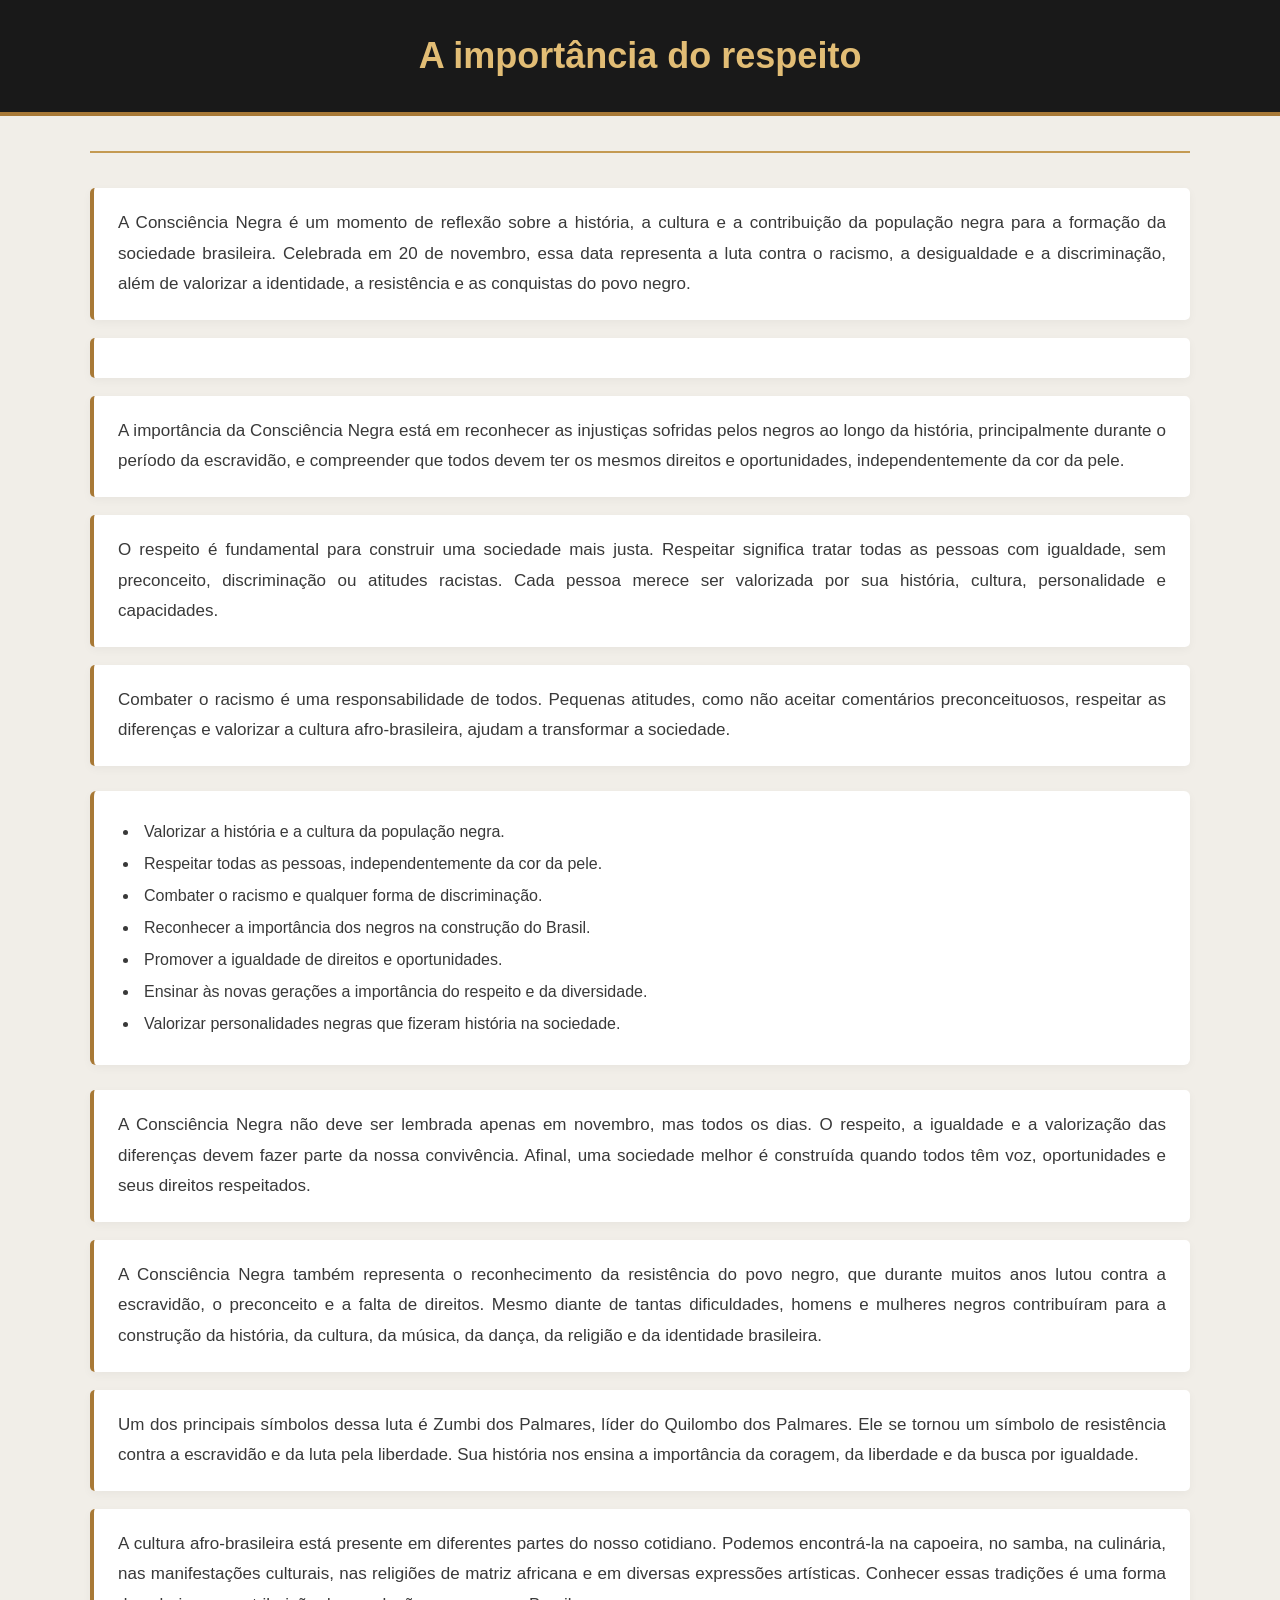
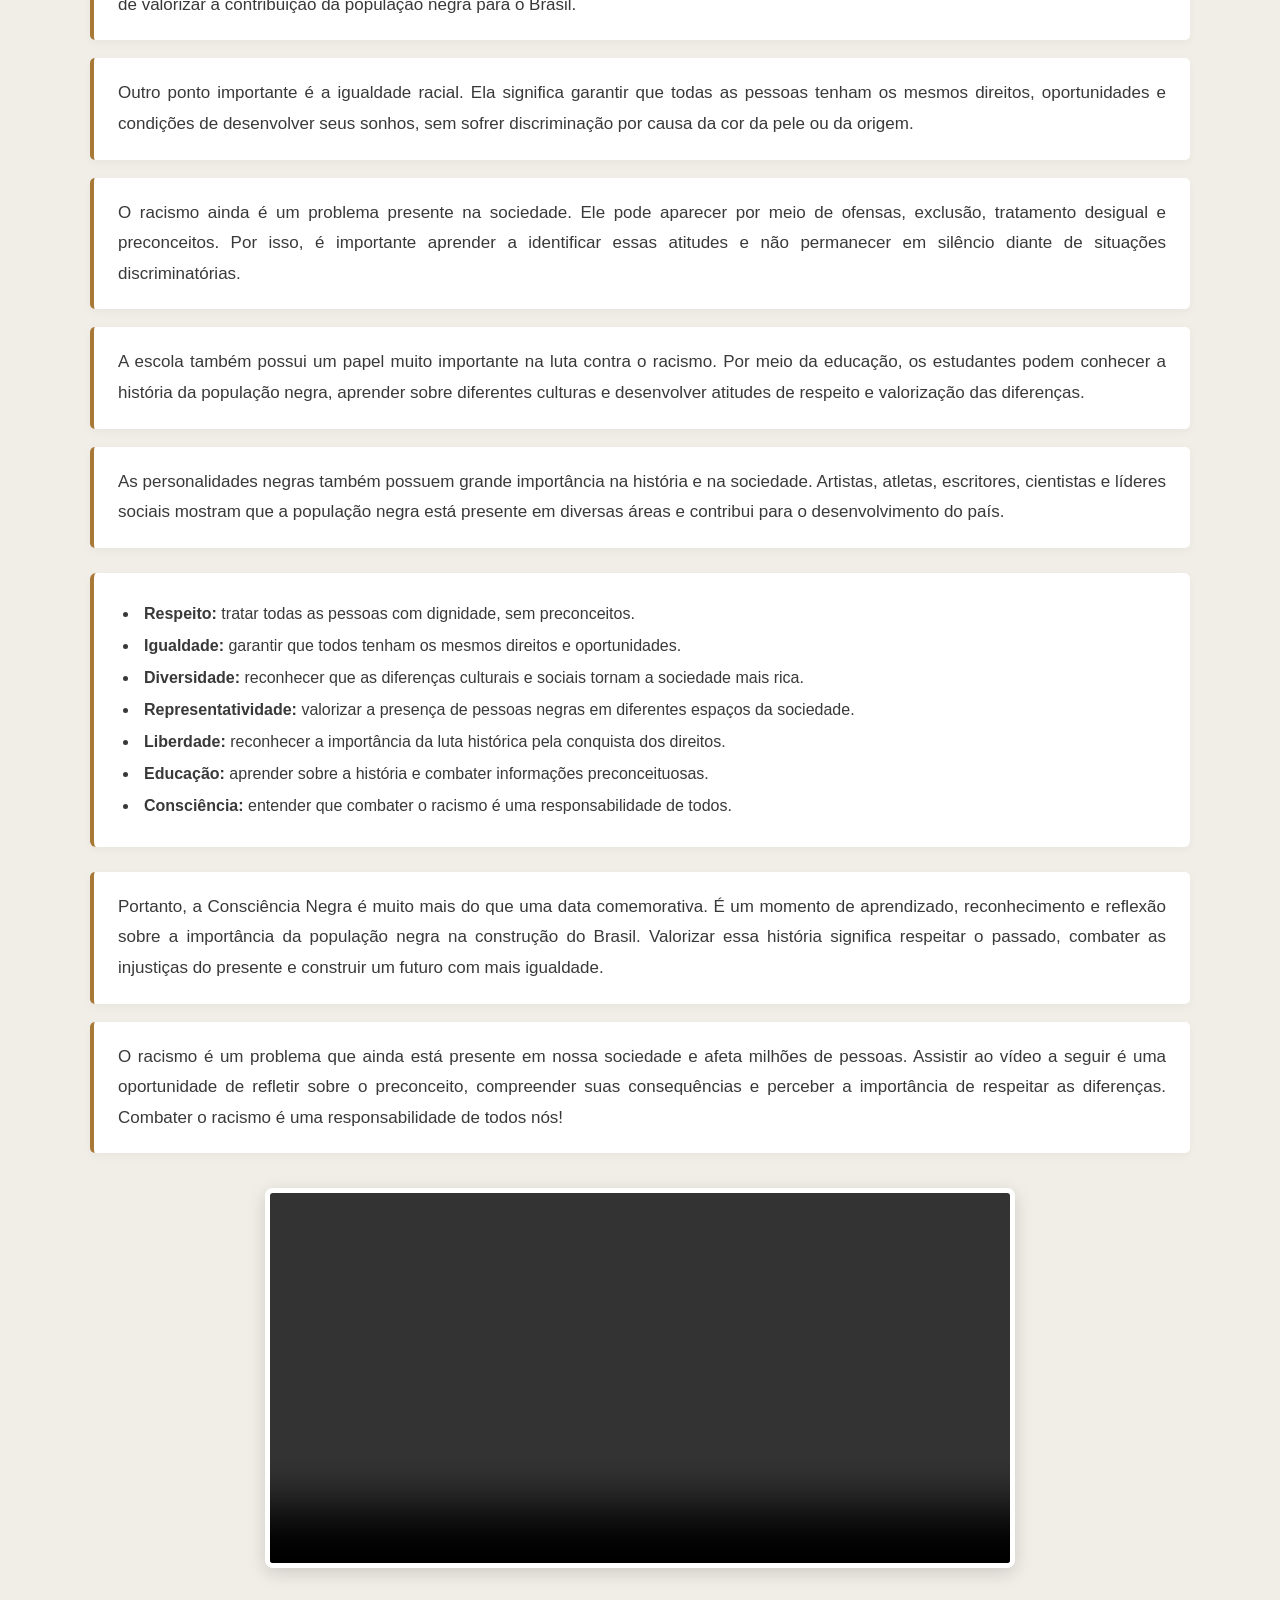
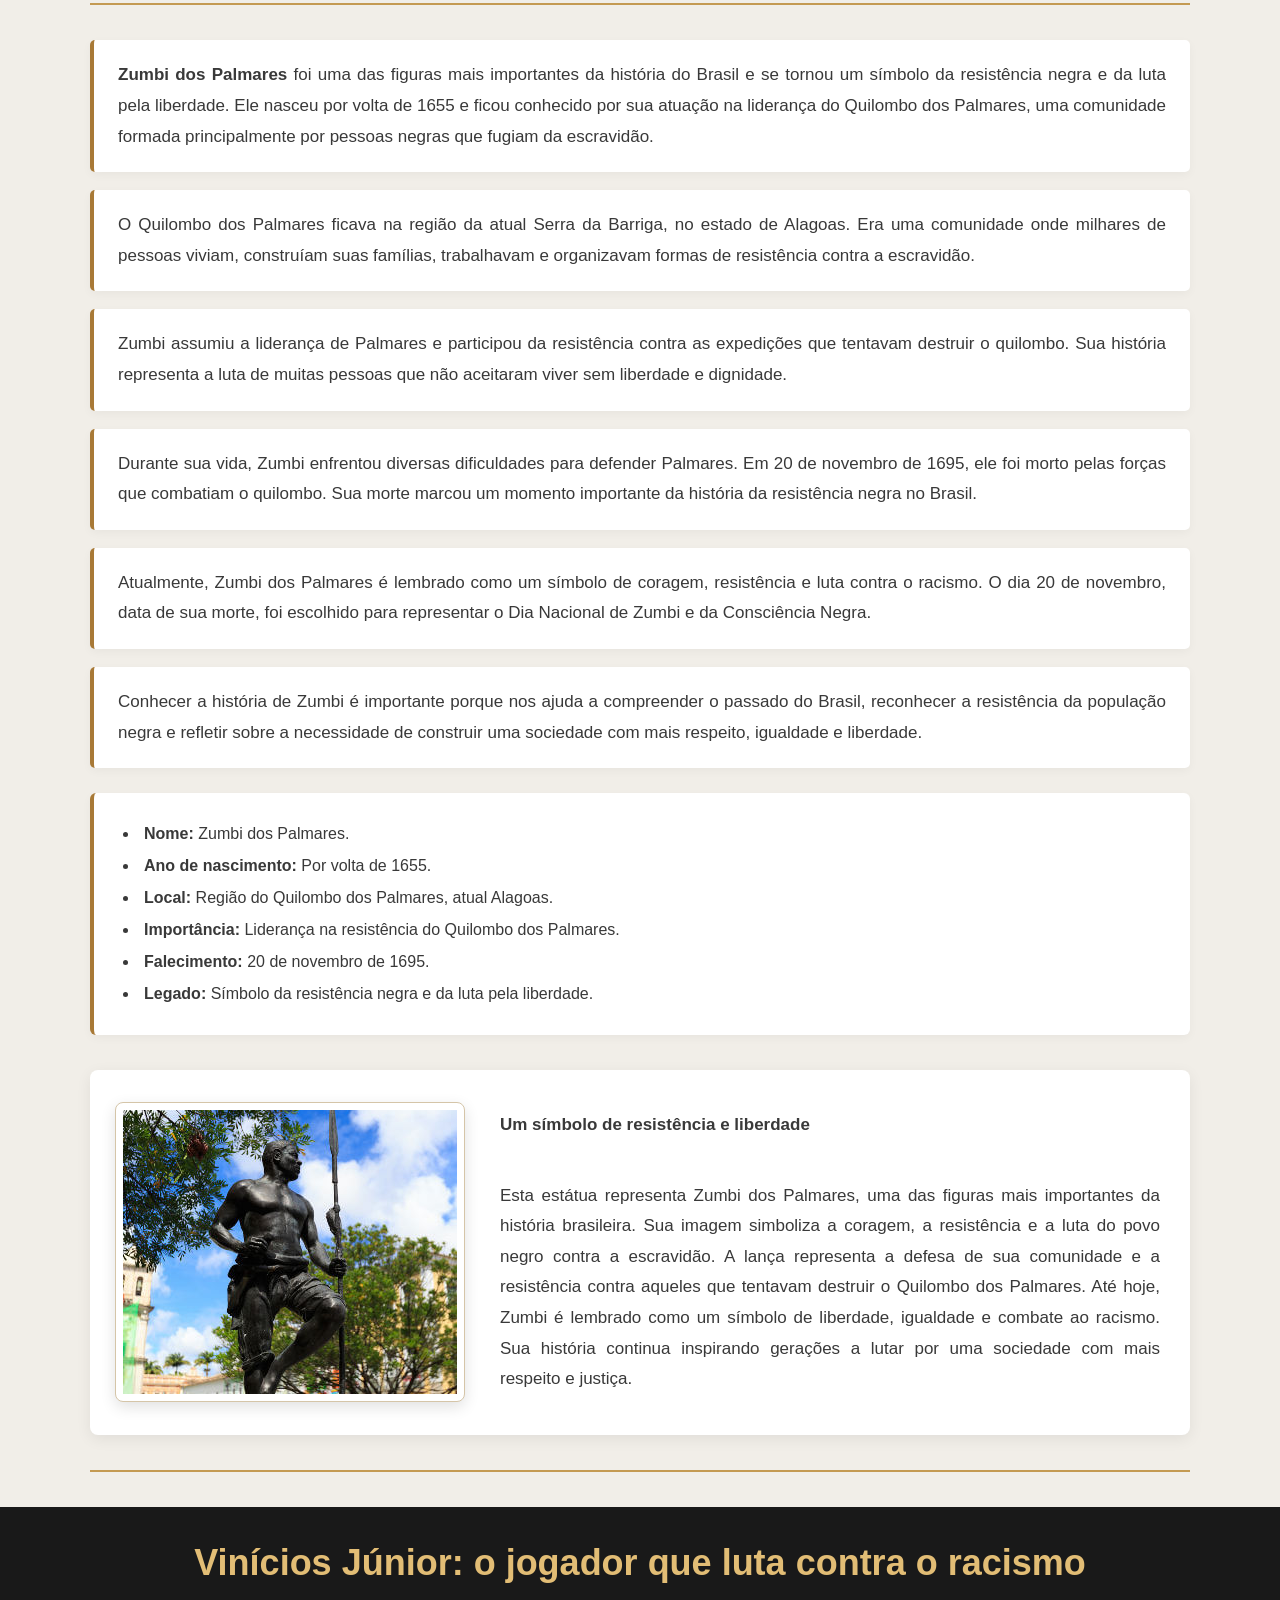
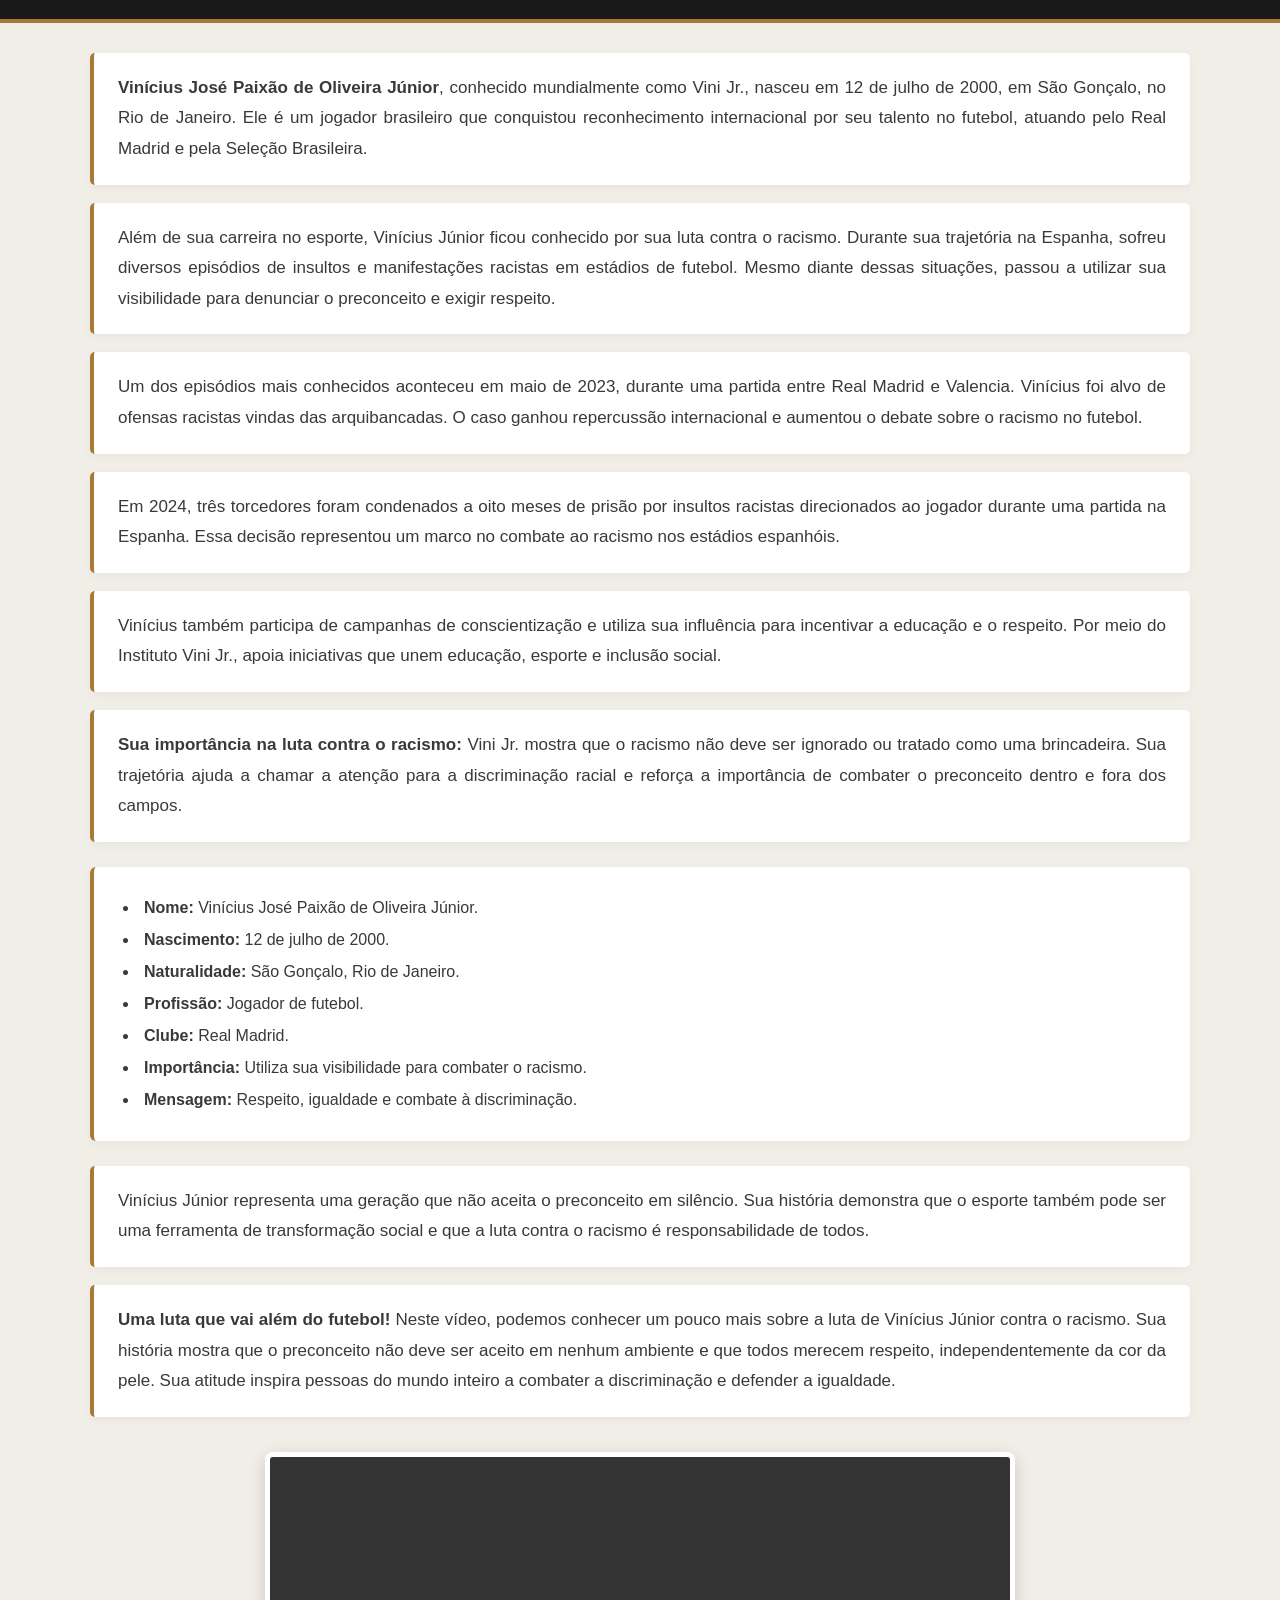
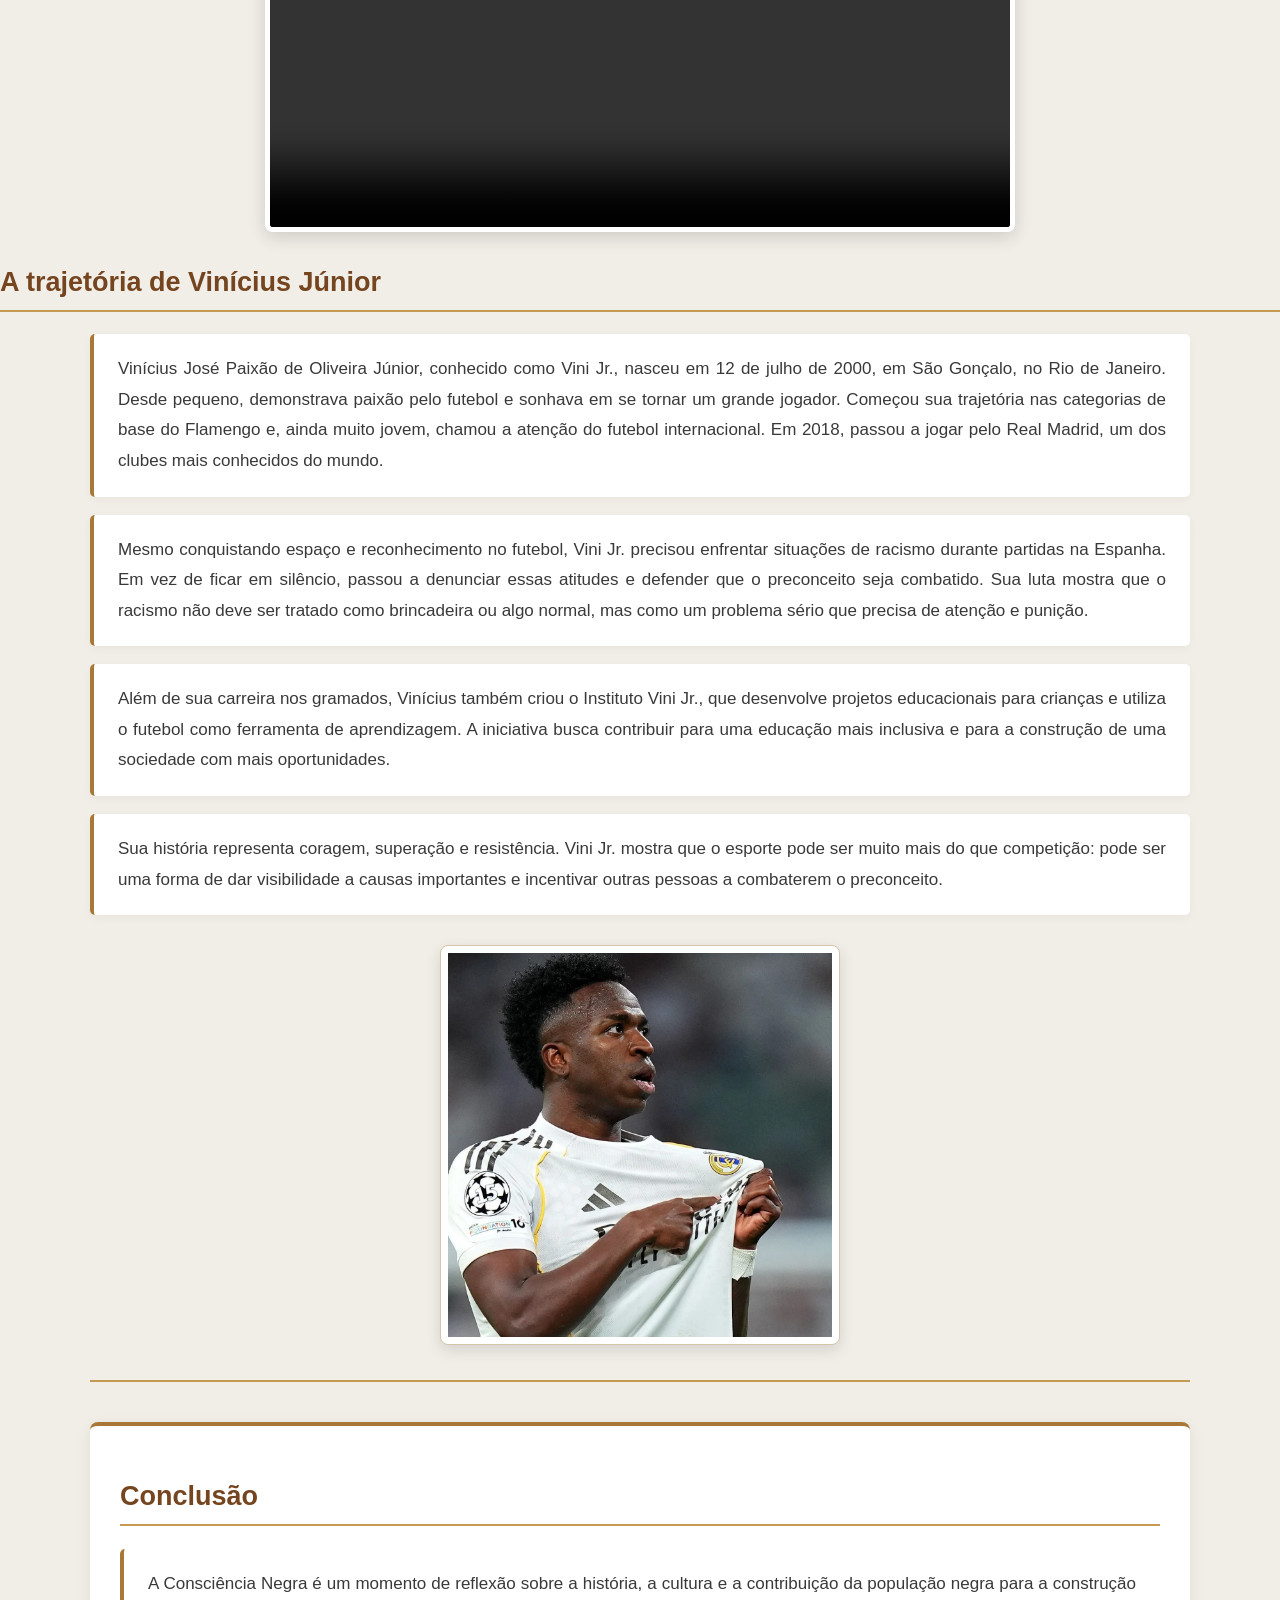
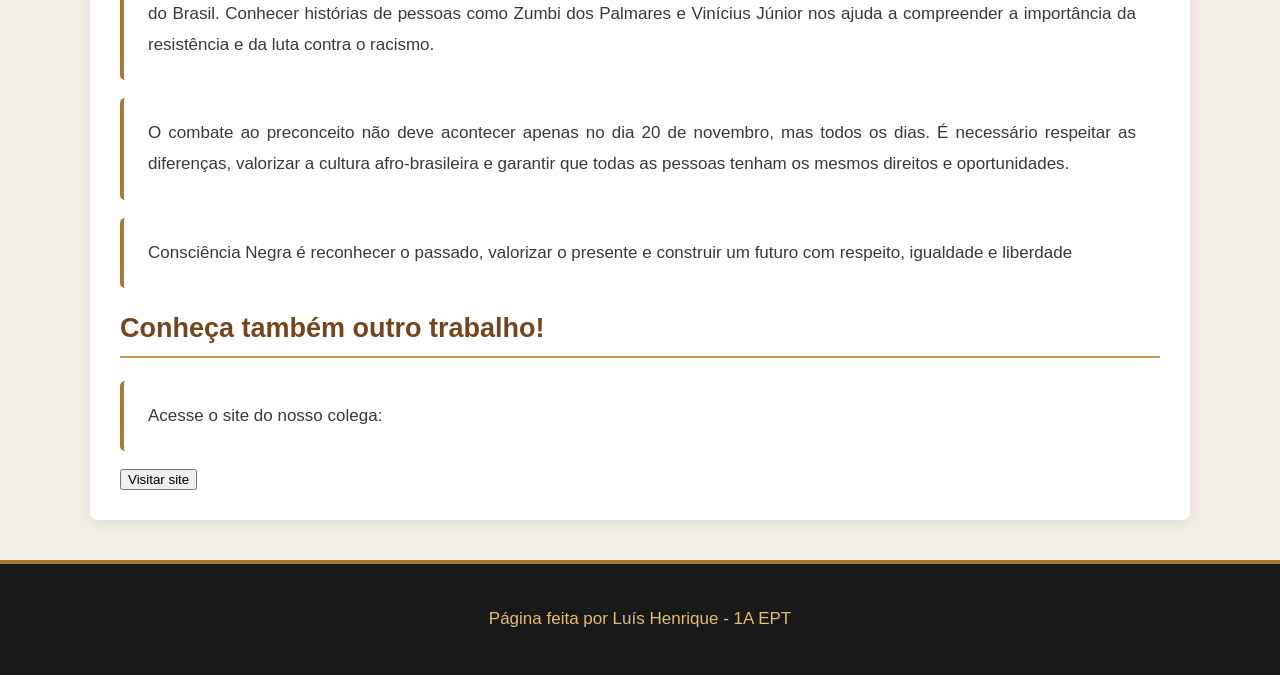
<file: grupo_03.html>
<!DOCTYPE html>
<html lang="en">
<head>
    <meta charset="UTF-8">
    <meta name="viewport" content="width=device-width, initial-scale=1.0">
    <title>Consciencia negra</title>
    <link rel="stylesheet" href="grupo_03.css">
</head>
<body>
    <h1><center>A importância do respeito</center></h1><hr>
    <p>A Consciência Negra é um momento de reflexão sobre a história, a cultura e a contribuição da população negra para a formação da sociedade brasileira. Celebrada em 20 de novembro, essa data representa a luta contra o racismo, a desigualdade e a discriminação, além de valorizar a identidade, a resistência e as conquistas do povo negro.<p>
<p>A importância da Consciência Negra está em reconhecer as injustiças sofridas pelos negros ao longo da história, principalmente durante o período da escravidão, e compreender que todos devem ter os mesmos direitos e oportunidades, independentemente da cor da pele.</p>
<p>O respeito é fundamental para construir uma sociedade mais justa. Respeitar significa tratar todas as pessoas com igualdade, sem preconceito, discriminação ou atitudes racistas. Cada pessoa merece ser valorizada por sua história, cultura, personalidade e capacidades.</p>
<p>Combater o racismo é uma responsabilidade de todos. Pequenas atitudes, como não aceitar comentários preconceituosos, respeitar as diferenças e valorizar a cultura afro-brasileira, ajudam a transformar a sociedade.</p>
<ul>
<li>Valorizar a história e a cultura da população negra.</li>
<li>Respeitar todas as pessoas, independentemente da cor da pele.</li>
 <li>Combater o racismo e qualquer forma de discriminação.</li>
 <li>Reconhecer a importância dos negros na construção do Brasil.</li>
 <li>Promover a igualdade de direitos e oportunidades.</li>
 <li>Ensinar às novas gerações a importância do respeito e da diversidade.</li>
<li>Valorizar personalidades negras que fizeram história na sociedade.</li>
</ul>
<p>A Consciência Negra não deve ser lembrada apenas em novembro, mas todos os dias. O respeito, a igualdade e a valorização das diferenças devem fazer parte da nossa convivência. Afinal, uma sociedade melhor é construída quando todos têm voz, oportunidades e seus direitos respeitados.</p>
<p>A Consciência Negra também representa o reconhecimento da resistência do povo negro, que durante muitos anos lutou contra a escravidão, o preconceito e a falta de direitos. Mesmo diante de tantas dificuldades, homens e mulheres negros contribuíram para a construção da história, da cultura, da música, da dança, da religião e da identidade brasileira.</p>

<p>Um dos principais símbolos dessa luta é Zumbi dos Palmares, líder do Quilombo dos Palmares. Ele se tornou um símbolo de resistência contra a escravidão e da luta pela liberdade. Sua história nos ensina a importância da coragem, da liberdade e da busca por igualdade.</p>

<p>A cultura afro-brasileira está presente em diferentes partes do nosso cotidiano. Podemos encontrá-la na capoeira, no samba, na culinária, nas manifestações culturais, nas religiões de matriz africana e em diversas expressões artísticas. Conhecer essas tradições é uma forma de valorizar a contribuição da população negra para o Brasil.</p>

<p>Outro ponto importante é a igualdade racial. Ela significa garantir que todas as pessoas tenham os mesmos direitos, oportunidades e condições de desenvolver seus sonhos, sem sofrer discriminação por causa da cor da pele ou da origem.</p>

<p>O racismo ainda é um problema presente na sociedade. Ele pode aparecer por meio de ofensas, exclusão, tratamento desigual e preconceitos. Por isso, é importante aprender a identificar essas atitudes e não permanecer em silêncio diante de situações discriminatórias.</p>
<p>A escola também possui um papel muito importante na luta contra o racismo. Por meio da educação, os estudantes podem conhecer a história da população negra, aprender sobre diferentes culturas e desenvolver atitudes de respeito e valorização das diferenças.</p>
<p>As personalidades negras também possuem grande importância na história e na sociedade. Artistas, atletas, escritores, cientistas e líderes sociais mostram que a população negra está presente em diversas áreas e contribui para o desenvolvimento do país.</p>
<ul>
<li><strong>Respeito:</strong> tratar todas as pessoas com dignidade, sem preconceitos.</li>
 <li><strong>Igualdade:</strong> garantir que todos tenham os mesmos direitos e oportunidades.</li>
 <li><strong>Diversidade:</strong> reconhecer que as diferenças culturais e sociais tornam a sociedade mais rica.</li>
<li><strong>Representatividade:</strong> valorizar a presença de pessoas negras em diferentes espaços da sociedade.</li>
<li><strong>Liberdade:</strong> reconhecer a importância da luta histórica pela conquista dos direitos.</li>
<li><strong>Educação:</strong> aprender sobre a história e combater informações preconceituosas.</li>
<li><strong>Consciência:</strong> entender que combater o racismo é uma responsabilidade de todos.</li>
</ul>
<p>Portanto, a Consciência Negra é muito mais do que uma data comemorativa. É um momento de aprendizado, reconhecimento e reflexão sobre a importância da população negra na construção do Brasil. Valorizar essa história significa respeitar o passado, combater as injustiças do presente e construir um futuro com mais igualdade.</p>
<p>O racismo é um problema que ainda está presente em nossa sociedade e afeta milhões de pessoas. Assistir ao vídeo a seguir é uma oportunidade de refletir sobre o preconceito, compreender suas consequências e perceber a importância de respeitar as diferenças. Combater o racismo é uma responsabilidade de todos nós!</p>

<video width="600" controls>
    <source src="videoplayback (1).mp4" type="video/mp4">
</video><hr>
<p><strong>Zumbi dos Palmares</strong> foi uma das figuras mais importantes da história do Brasil e se tornou um símbolo da resistência negra e da luta pela liberdade. Ele nasceu por volta de 1655 e ficou conhecido por sua atuação na liderança do Quilombo dos Palmares, uma comunidade formada principalmente por pessoas negras que fugiam da escravidão.</p>
<p>O Quilombo dos Palmares ficava na região da atual Serra da Barriga, no estado de Alagoas. Era uma comunidade onde milhares de pessoas viviam, construíam suas famílias, trabalhavam e organizavam formas de resistência contra a escravidão.</p>
<p>Zumbi assumiu a liderança de Palmares e participou da resistência contra as expedições que tentavam destruir o quilombo. Sua história representa a luta de muitas pessoas que não aceitaram viver sem liberdade e dignidade.</p>
<p>Durante sua vida, Zumbi enfrentou diversas dificuldades para defender Palmares. Em 20 de novembro de 1695, ele foi morto pelas forças que combatiam o quilombo. Sua morte marcou um momento importante da história da resistência negra no Brasil.</p>
<p>Atualmente, Zumbi dos Palmares é lembrado como um símbolo de coragem, resistência e luta contra o racismo. O dia 20 de novembro, data de sua morte, foi escolhido para representar o Dia Nacional de Zumbi e da Consciência Negra.</p>
<p>Conhecer a história de Zumbi é importante porque nos ajuda a compreender o passado do Brasil, reconhecer a resistência da população negra e refletir sobre a necessidade de construir uma sociedade com mais respeito, igualdade e liberdade.</p>
<ul>
    <li><strong>Nome:</strong> Zumbi dos Palmares.</li>
    <li><strong>Ano de nascimento:</strong> Por volta de 1655.</li>
    <li><strong>Local:</strong> Região do Quilombo dos Palmares, atual Alagoas.</li>
    <li><strong>Importância:</strong> Liderança na resistência do Quilombo dos Palmares.</li>
    <li><strong>Falecimento:</strong> 20 de novembro de 1695.</li>
    <li><strong>Legado:</strong> Símbolo da resistência negra e da luta pela liberdade.</li>
</ul>
<div class="zumbi">
 <img src="zumbi-dos-palmares.jpg" alt="Estátua de Zumbi dos Palmares" width="350">
    <div>
  <p><strong>Um símbolo de resistência e liberdade</strong><p>  
 <p>Esta estátua representa Zumbi dos Palmares, uma das figuras mais importantes da história brasileira. Sua imagem simboliza a coragem, a resistência e a luta do povo negro contra a escravidão.
 A lança representa a defesa de sua comunidade e a resistência contra aqueles que tentavam destruir o Quilombo dos Palmares.
 Até hoje, Zumbi é lembrado como um símbolo de liberdade, igualdade e combate ao racismo. Sua história continua inspirando gerações a lutar por uma sociedade com mais respeito e justiça.</p> </div>
</div>
<hr>
<h1><center>Vinícios Júnior: o jogador que luta contra o racismo</center></h1>
<p><strong>Vinícius José Paixão de Oliveira Júnior</strong>, conhecido mundialmente como Vini Jr., nasceu em 12 de julho de 2000, em São Gonçalo, no Rio de Janeiro. Ele é um jogador brasileiro que conquistou reconhecimento internacional por seu talento no futebol, atuando pelo Real Madrid e pela Seleção Brasileira.</p>
<p>Além de sua carreira no esporte, Vinícius Júnior ficou conhecido por sua luta contra o racismo. Durante sua trajetória na Espanha, sofreu diversos episódios de insultos e manifestações racistas em estádios de futebol. Mesmo diante dessas situações, passou a utilizar sua visibilidade para denunciar o preconceito e exigir respeito.</p>
<p>Um dos episódios mais conhecidos aconteceu em maio de 2023, durante uma partida entre Real Madrid e Valencia. Vinícius foi alvo de ofensas racistas vindas das arquibancadas. O caso ganhou repercussão internacional e aumentou o debate sobre o racismo no futebol.</p>
<p>Em 2024, três torcedores foram condenados a oito meses de prisão por insultos racistas direcionados ao jogador durante uma partida na Espanha. Essa decisão representou um marco no combate ao racismo nos estádios espanhóis.</p>
<p>Vinícius também participa de campanhas de conscientização e utiliza sua influência para incentivar a educação e o respeito. Por meio do Instituto Vini Jr., apoia iniciativas que unem educação, esporte e inclusão social.</p>
<p><strong>Sua importância na luta contra o racismo:</strong> Vini Jr. mostra que o racismo não deve ser ignorado ou tratado como uma brincadeira. Sua trajetória ajuda a chamar a atenção para a discriminação racial e reforça a importância de combater o preconceito dentro e fora dos campos.</p>
<ul>
    <li><strong>Nome:</strong> Vinícius José Paixão de Oliveira Júnior.</li>
    <li><strong>Nascimento:</strong> 12 de julho de 2000.</li>
    <li><strong>Naturalidade:</strong> São Gonçalo, Rio de Janeiro.</li>
    <li><strong>Profissão:</strong> Jogador de futebol.</li>
    <li><strong>Clube:</strong> Real Madrid.</li>
    <li><strong>Importância:</strong> Utiliza sua visibilidade para combater o racismo.</li>
    <li><strong>Mensagem:</strong> Respeito, igualdade e combate à discriminação.</li>
</ul>
<p>Vinícius Júnior representa uma geração que não aceita o preconceito em silêncio. Sua história demonstra que o esporte também pode ser uma ferramenta de transformação social e que a luta contra o racismo é responsabilidade de todos.</p>
<p><strong>Uma luta que vai além do futebol!</strong> Neste vídeo, podemos conhecer um pouco mais sobre a luta de Vinícius Júnior contra o racismo. Sua história mostra que o preconceito não deve ser aceito em nenhum ambiente e que todos merecem respeito, independentemente da cor da pele. Sua atitude inspira pessoas do mundo inteiro a combater a discriminação e defender a igualdade.</p>
<video width="600" controls>
    <source src="video racismo.mp4" type="video/mp4">
</video>
<h2>A trajetória de Vinícius Júnior</h2>
<p>
Vinícius José Paixão de Oliveira Júnior, conhecido como Vini Jr., nasceu em 12 de julho de 2000, em São Gonçalo, no Rio de Janeiro. Desde pequeno, demonstrava paixão pelo futebol e sonhava em se tornar um grande jogador. Começou sua trajetória nas categorias de base do Flamengo e, ainda muito jovem, chamou a atenção do futebol internacional. Em 2018, passou a jogar pelo Real Madrid, um dos clubes mais conhecidos do mundo.
</p>
<p>
Mesmo conquistando espaço e reconhecimento no futebol, Vini Jr. precisou enfrentar situações de racismo durante partidas na Espanha. Em vez de ficar em silêncio, passou a denunciar essas atitudes e defender que o preconceito seja combatido. Sua luta mostra que o racismo não deve ser tratado como brincadeira ou algo normal, mas como um problema sério que precisa de atenção e punição.
</p>
<p>
Além de sua carreira nos gramados, Vinícius também criou o Instituto Vini Jr., que desenvolve projetos educacionais para crianças e utiliza o futebol como ferramenta de aprendizagem. A iniciativa busca contribuir para uma educação mais inclusiva e para a construção de uma sociedade com mais oportunidades.
</p>
<p>
Sua história representa coragem, superação e resistência. Vini Jr. mostra que o esporte pode ser muito mais do que competição: pode ser uma forma de dar visibilidade a causas importantes e incentivar outras pessoas a combaterem o preconceito.
</p>
<img src="vini_jr_comemora-e1772055948376.webp" alt="Vinícius Júnior" width="300"> <hr>
<section>
    <h2>Conclusão</h2>
    <p>
        A Consciência Negra é um momento de reflexão sobre a história, a cultura
        e a contribuição da população negra para a construção do Brasil.
        Conhecer histórias de pessoas como Zumbi dos Palmares e Vinícius Júnior
        nos ajuda a compreender a importância da resistência e da luta contra o racismo.
    </p>
    <p>
        O combate ao preconceito não deve acontecer apenas no dia 20 de novembro,
        mas todos os dias. É necessário respeitar as diferenças, valorizar a cultura
        afro-brasileira e garantir que todas as pessoas tenham os mesmos direitos
        e oportunidades.</p> <p>Consciência Negra é reconhecer o passado, valorizar o presente e construir um futuro com respeito, igualdade e liberdade </p>
        <div class="botao-amigo">
    <h2>Conheça também outro trabalho!</h2>

    <p>Acesse o site do nosso colega:</p>

    <a href="COLOQUE-O-LINK-DO-SEU-AMIGO" target="_blank">
        <button>Visitar site</button>
    </a>
</div>
</section>
<footer>
    <p>Página feita por Luís Henrique - 1A EPT</p>
</footer>
</body>
</html>
</file>
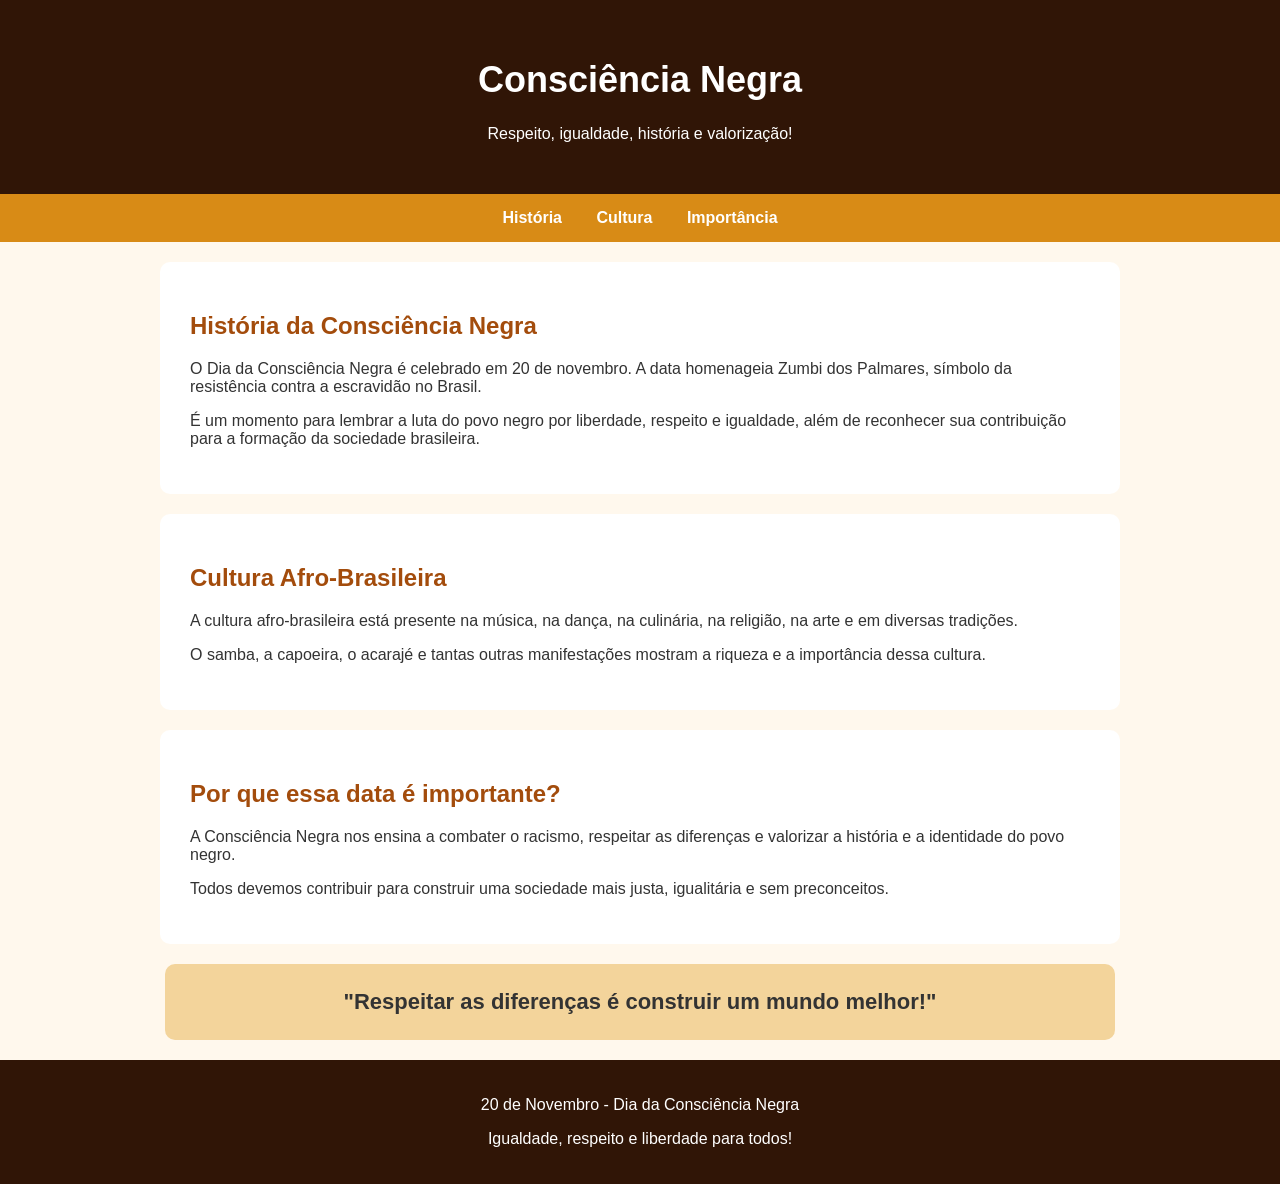
<file: grupo_04.html>
<!DOCTYPE html>
<html lang="pt-br">
<head>
    <meta charset="UTF-8">
    <meta name="viewport" content="width=device-width, initial-scale=1.0">
    <title>Consciência Negra</title>

    <style>
        body {
            margin: 0;
            font-family: Arial, sans-serif;
            background-color: #fff8ed;
            color: #333;
        }

        header {
            background: #301506;
            color: white;
            text-align: center;
            padding: 35px;
        }

        header h1 {
            font-size: 36px;
        }

        nav {
            background: #d88b16;
            padding: 15px;
            text-align: center;
        }

        nav a {
            color: white;
            text-decoration: none;
            margin: 15px;
            font-weight: bold;
        }

        section {
            padding: 30px;
            margin: 20px auto;
            max-width: 900px;
            background: white;
            border-radius: 10px;
        }

        h2 {
            color: #a34c0c;
        }

        .frase {
            background: #f3d49b;
            padding: 25px;
            text-align: center;
            font-size: 22px;
            font-weight: bold;
            border-radius: 10px;
        }

        footer {
            background: #301506;
            color: white;
            text-align: center;
            padding: 20px;
        }
    </style>
</head>

<body>

<header>
    <h1>Consciência Negra</h1>
    <p>Respeito, igualdade, história e valorização!</p>
</header>

<nav>
    <a href="#historia">História</a>
    <a href="#cultura">Cultura</a>
    <a href="#importancia">Importância</a>
</nav>

<section id="historia">
    <h2>História da Consciência Negra</h2>
    <p>
        O Dia da Consciência Negra é celebrado em 20 de novembro.
        A data homenageia Zumbi dos Palmares, símbolo da resistência
        contra a escravidão no Brasil.
    </p>
    <p>
        É um momento para lembrar a luta do povo negro por liberdade,
        respeito e igualdade, além de reconhecer sua contribuição
        para a formação da sociedade brasileira.
    </p>
</section>

<section id="cultura">
    <h2>Cultura Afro-Brasileira</h2>
    <p>
        A cultura afro-brasileira está presente na música, na dança,
        na culinária, na religião, na arte e em diversas tradições.
    </p>
    <p>
        O samba, a capoeira, o acarajé e tantas outras manifestações
        mostram a riqueza e a importância dessa cultura.
    </p>
</section>

<section id="importancia">
    <h2>Por que essa data é importante?</h2>
    <p>
        A Consciência Negra nos ensina a combater o racismo,
        respeitar as diferenças e valorizar a história e a identidade
        do povo negro.
    </p>
    <p>
        Todos devemos contribuir para construir uma sociedade
        mais justa, igualitária e sem preconceitos.
    </p>
</section>

<section class="frase">
    "Respeitar as diferenças é construir um mundo melhor!"
</section>

<footer>
    <p>20 de Novembro - Dia da Consciência Negra</p>
    <p>Igualdade, respeito e liberdade para todos!</p>
</footer>

</body>
</html>
</file>
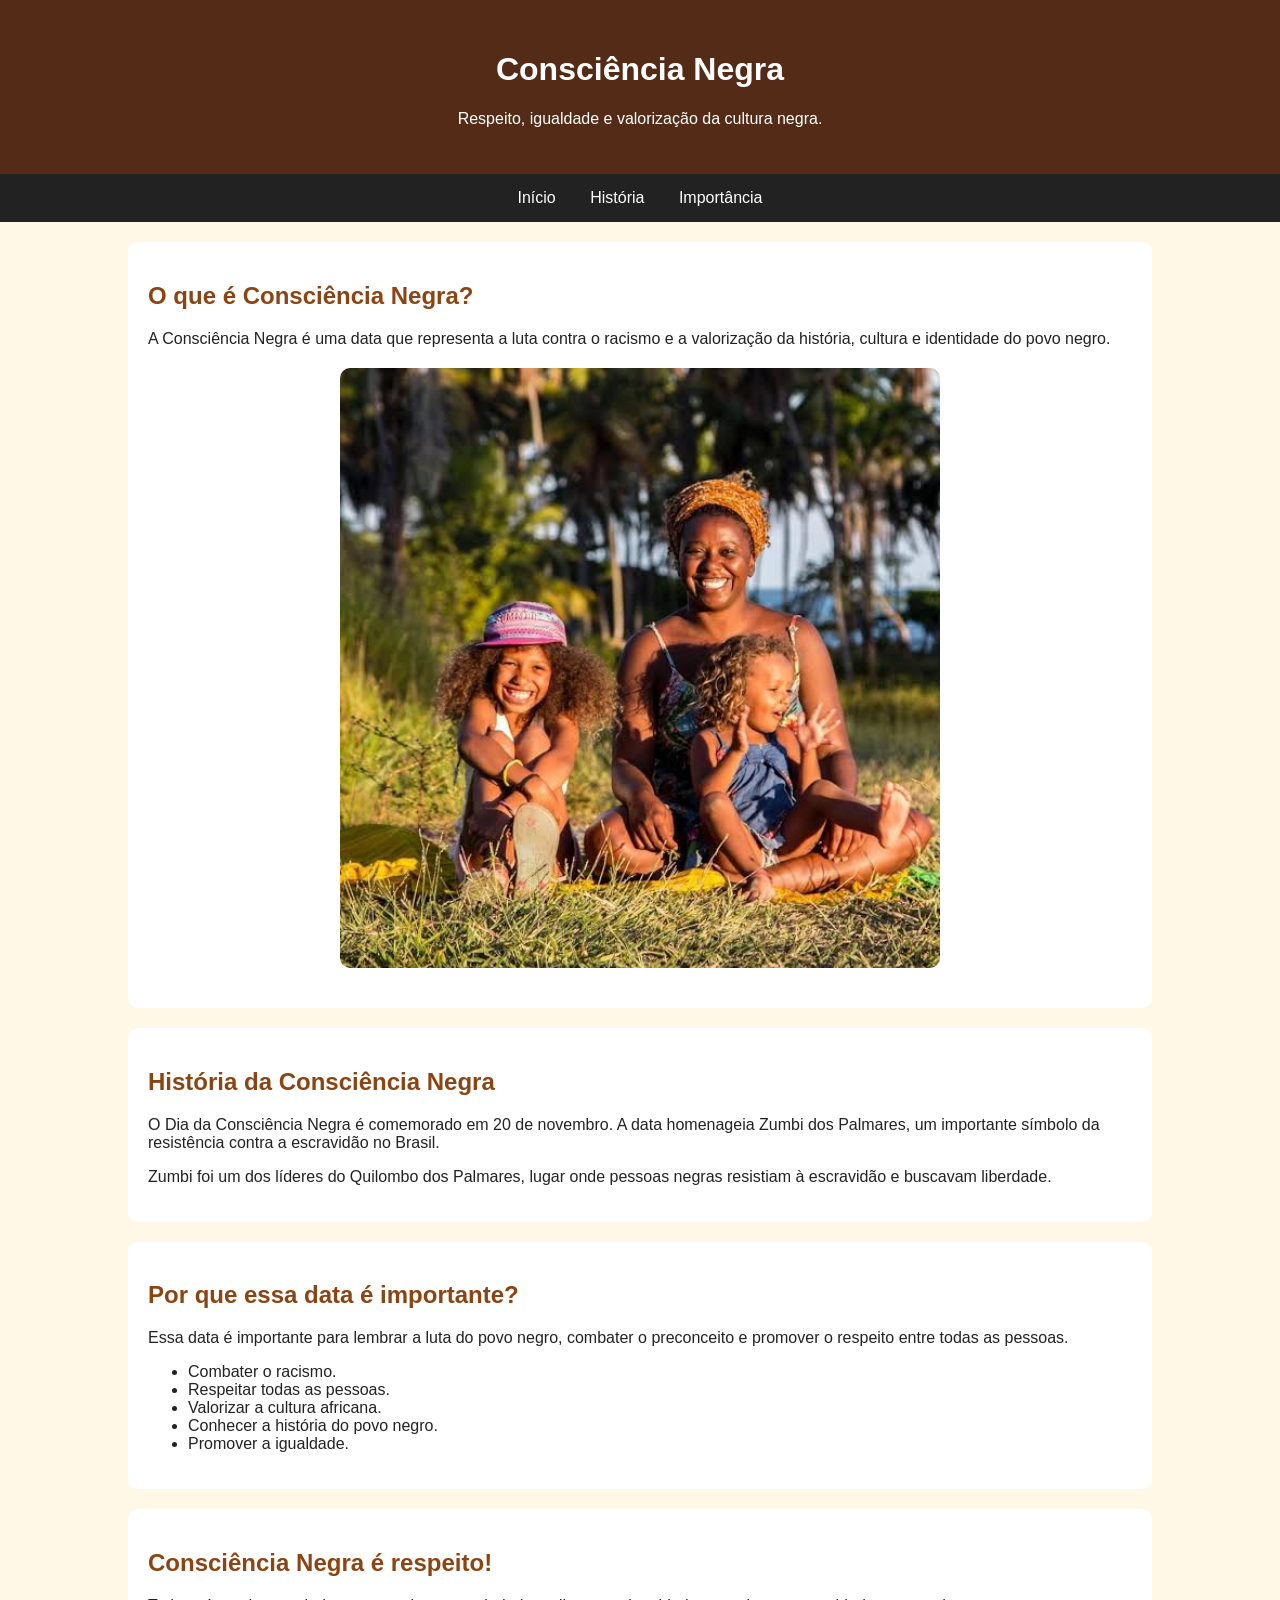
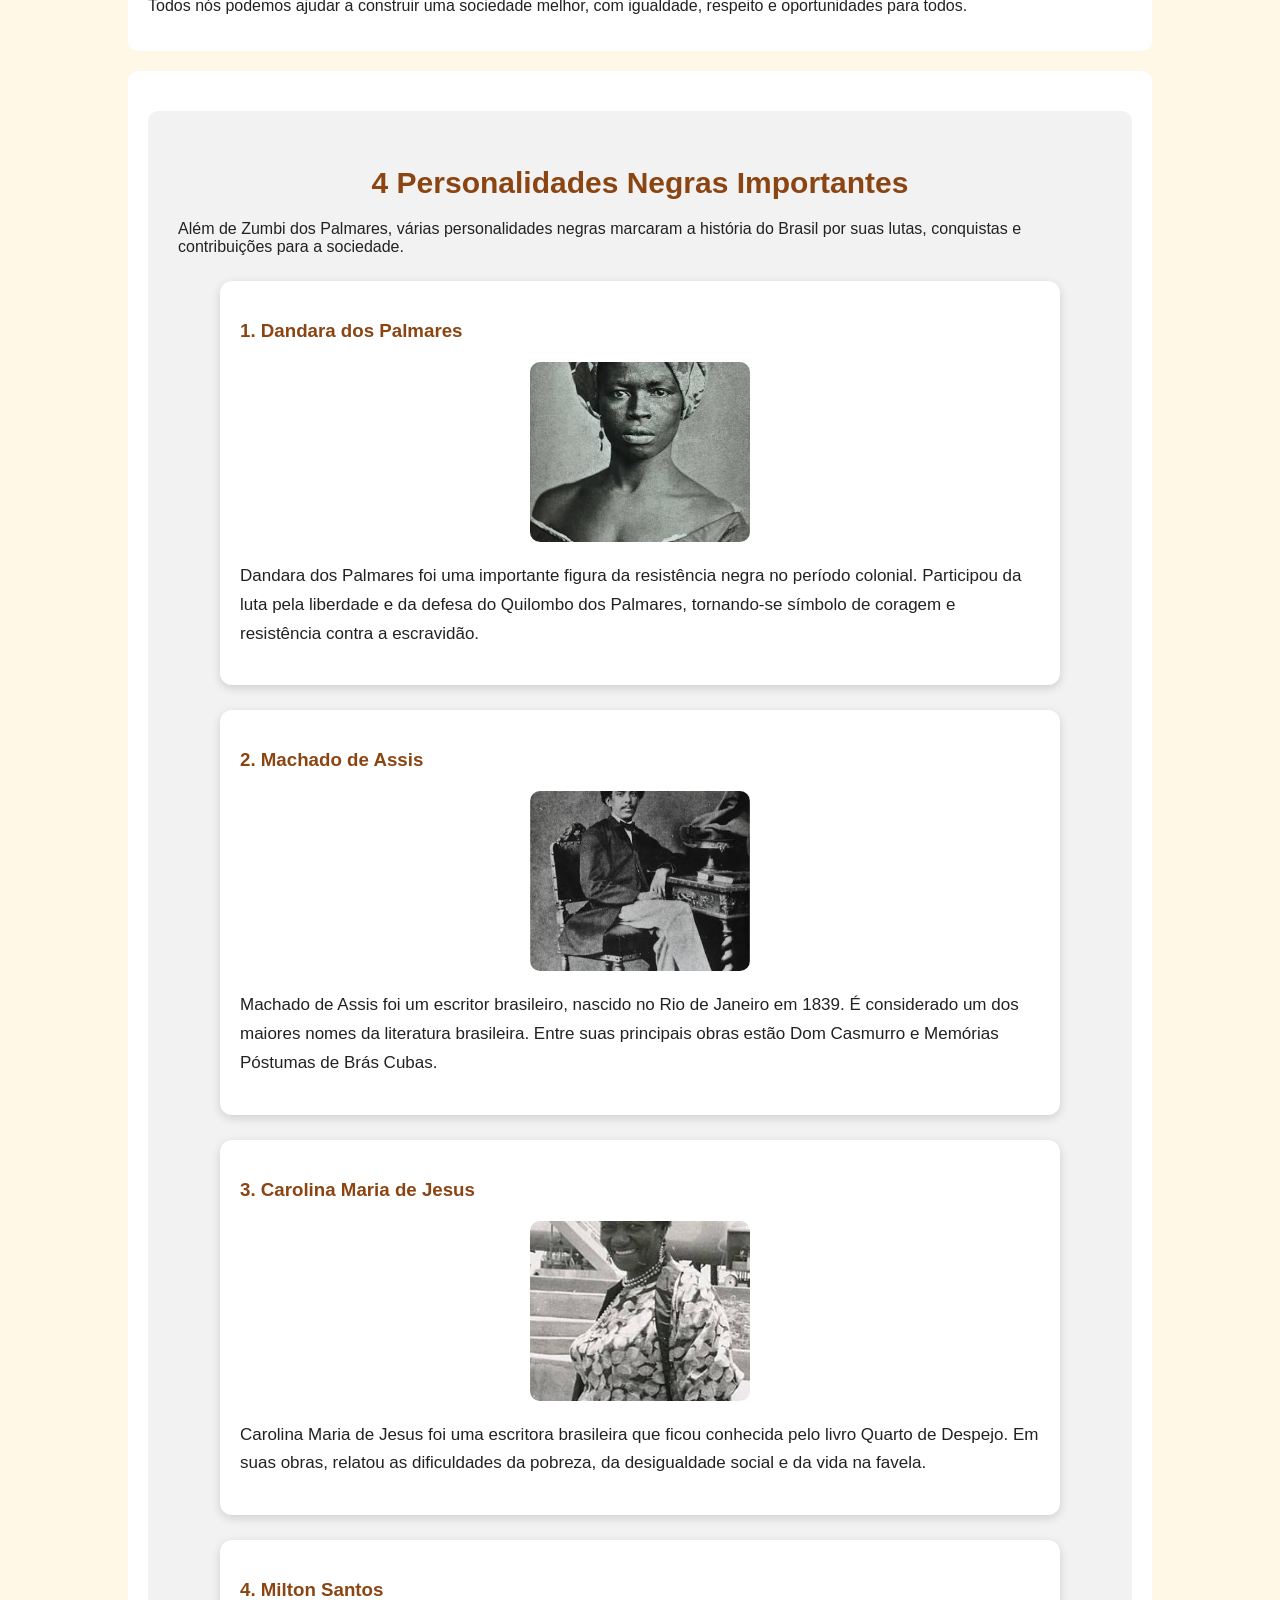
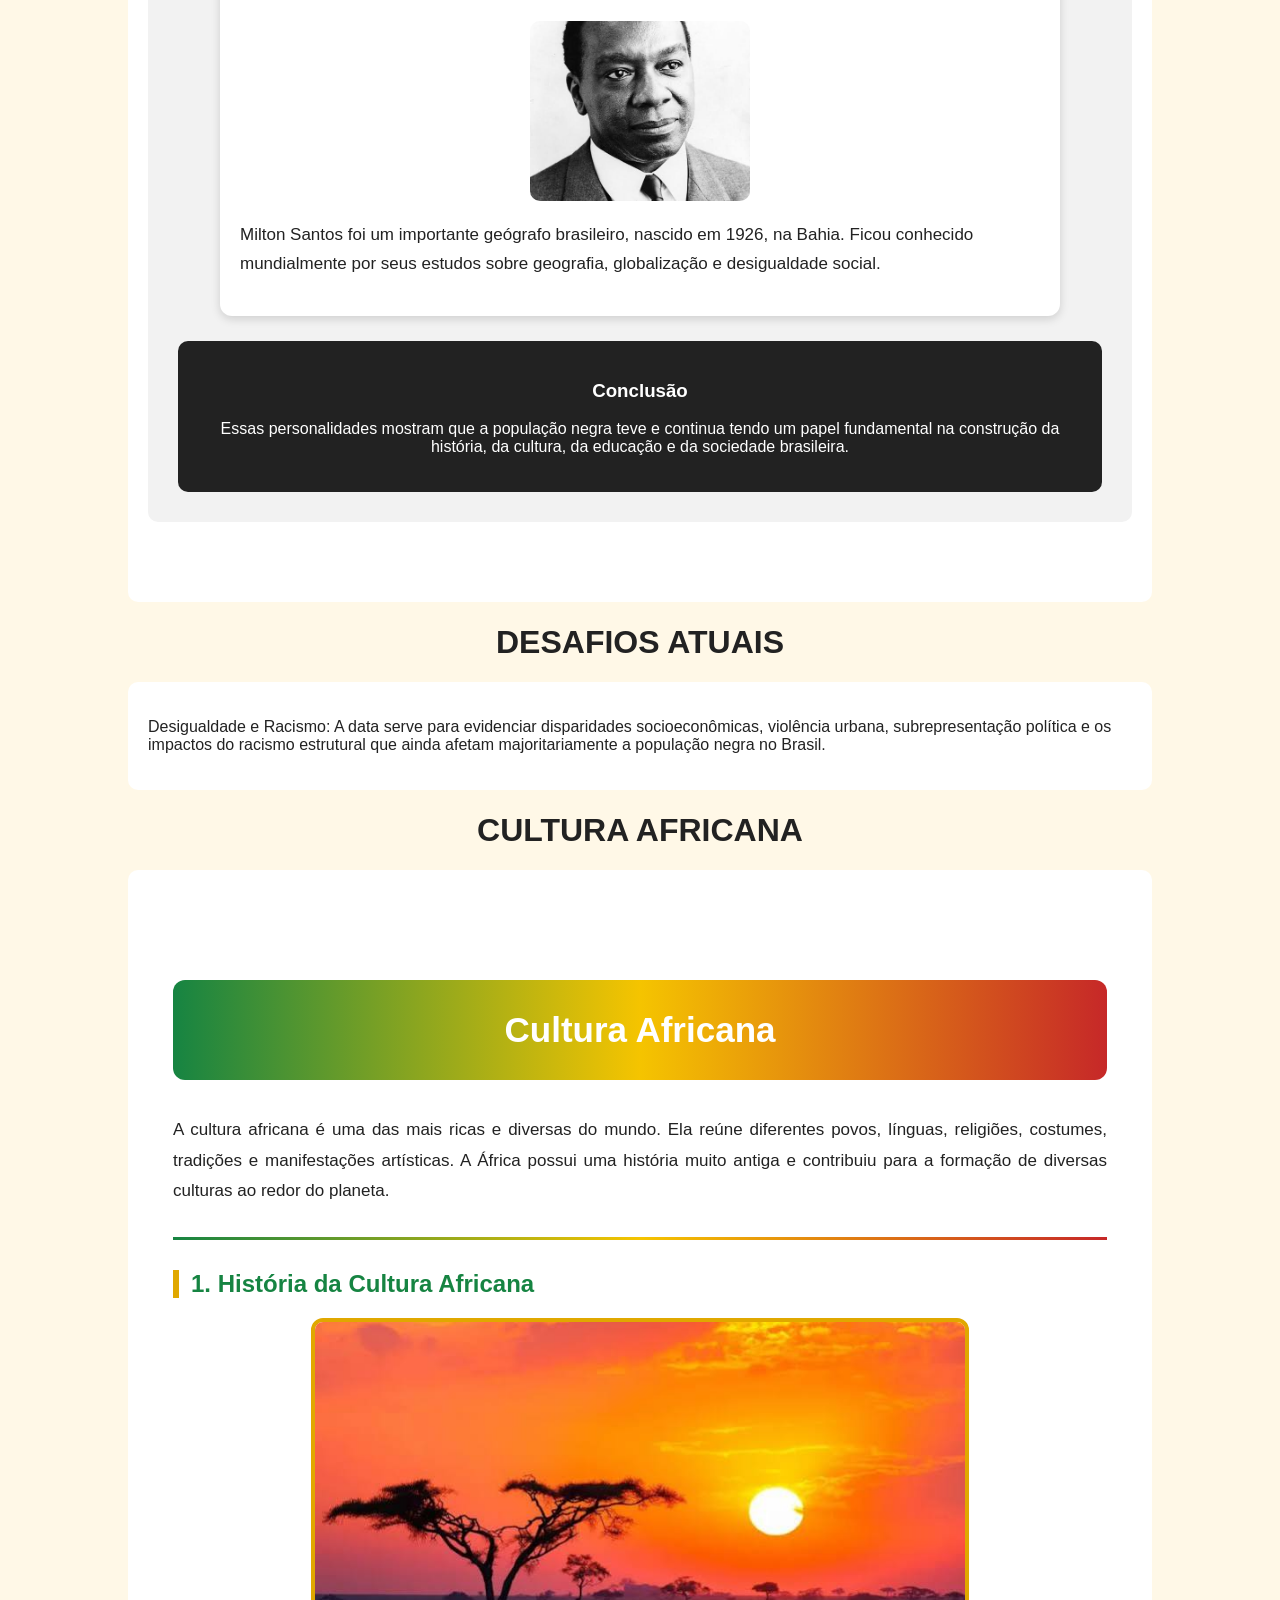
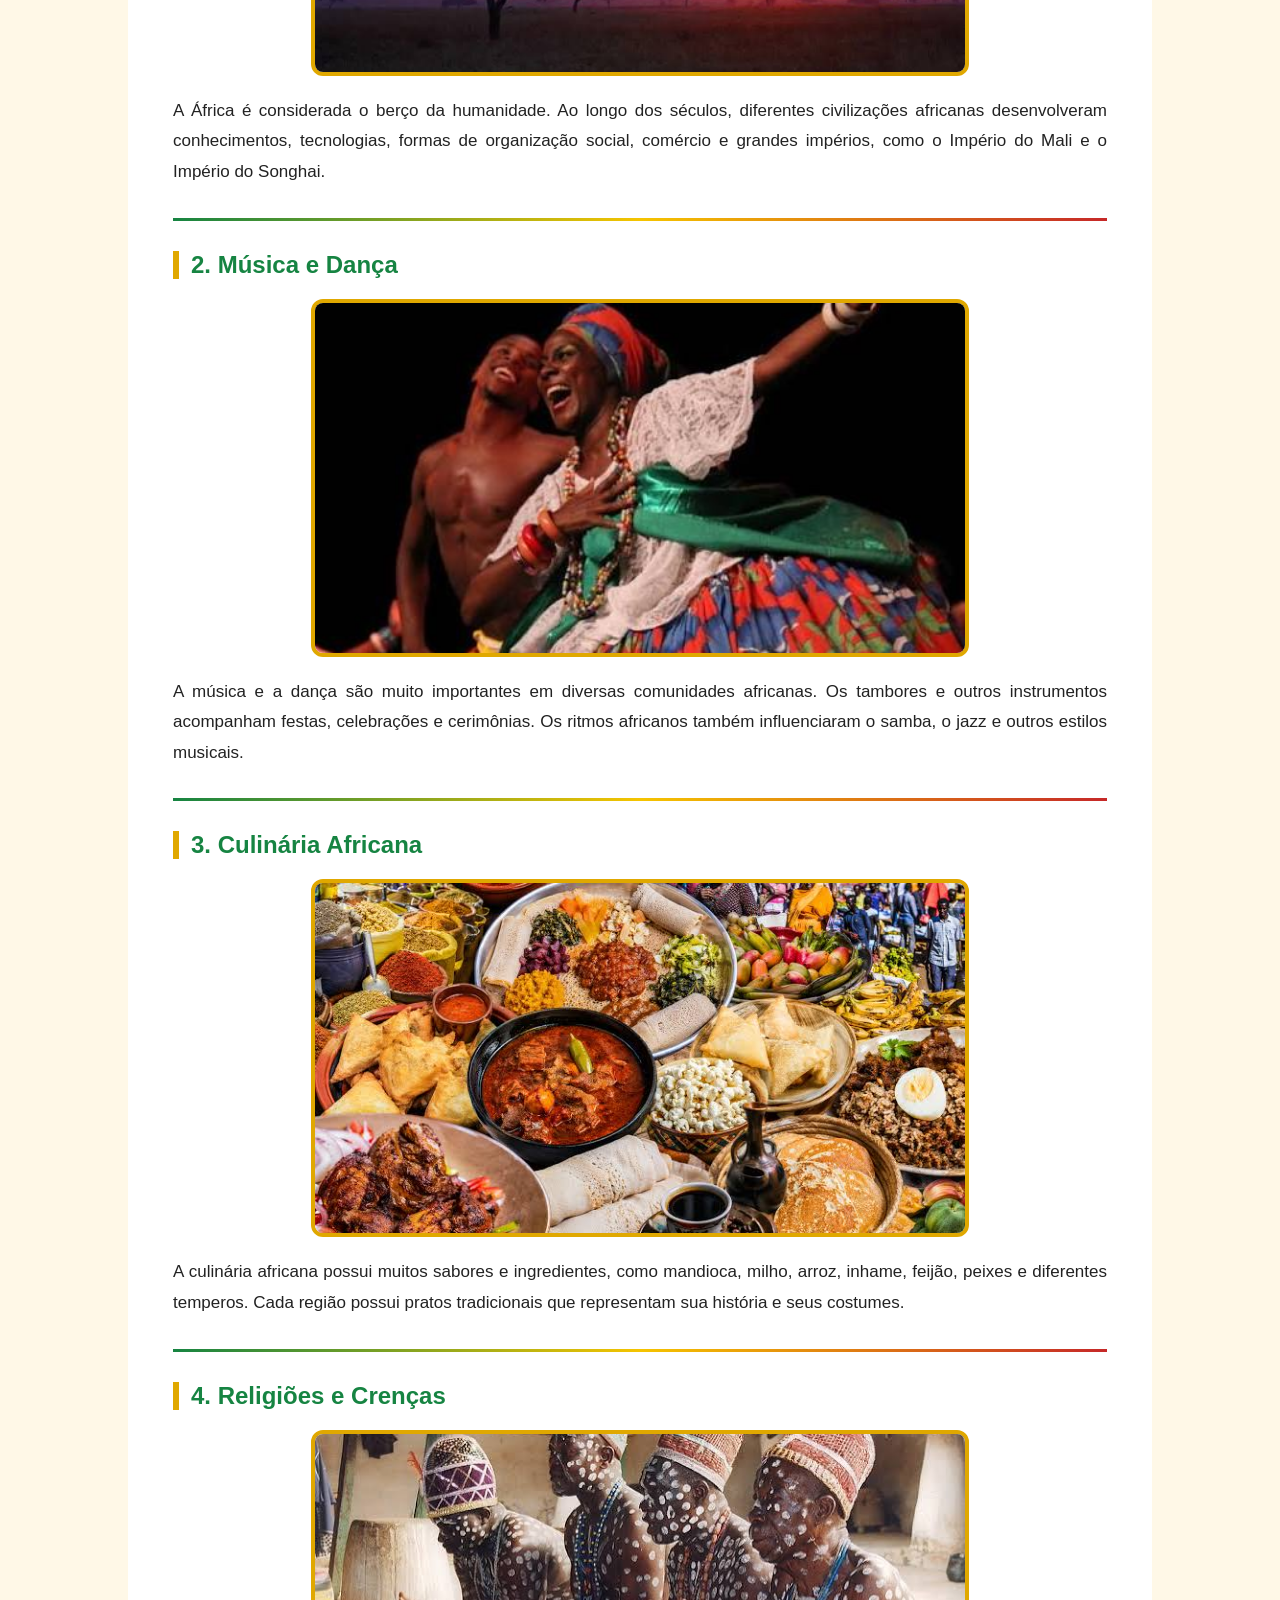
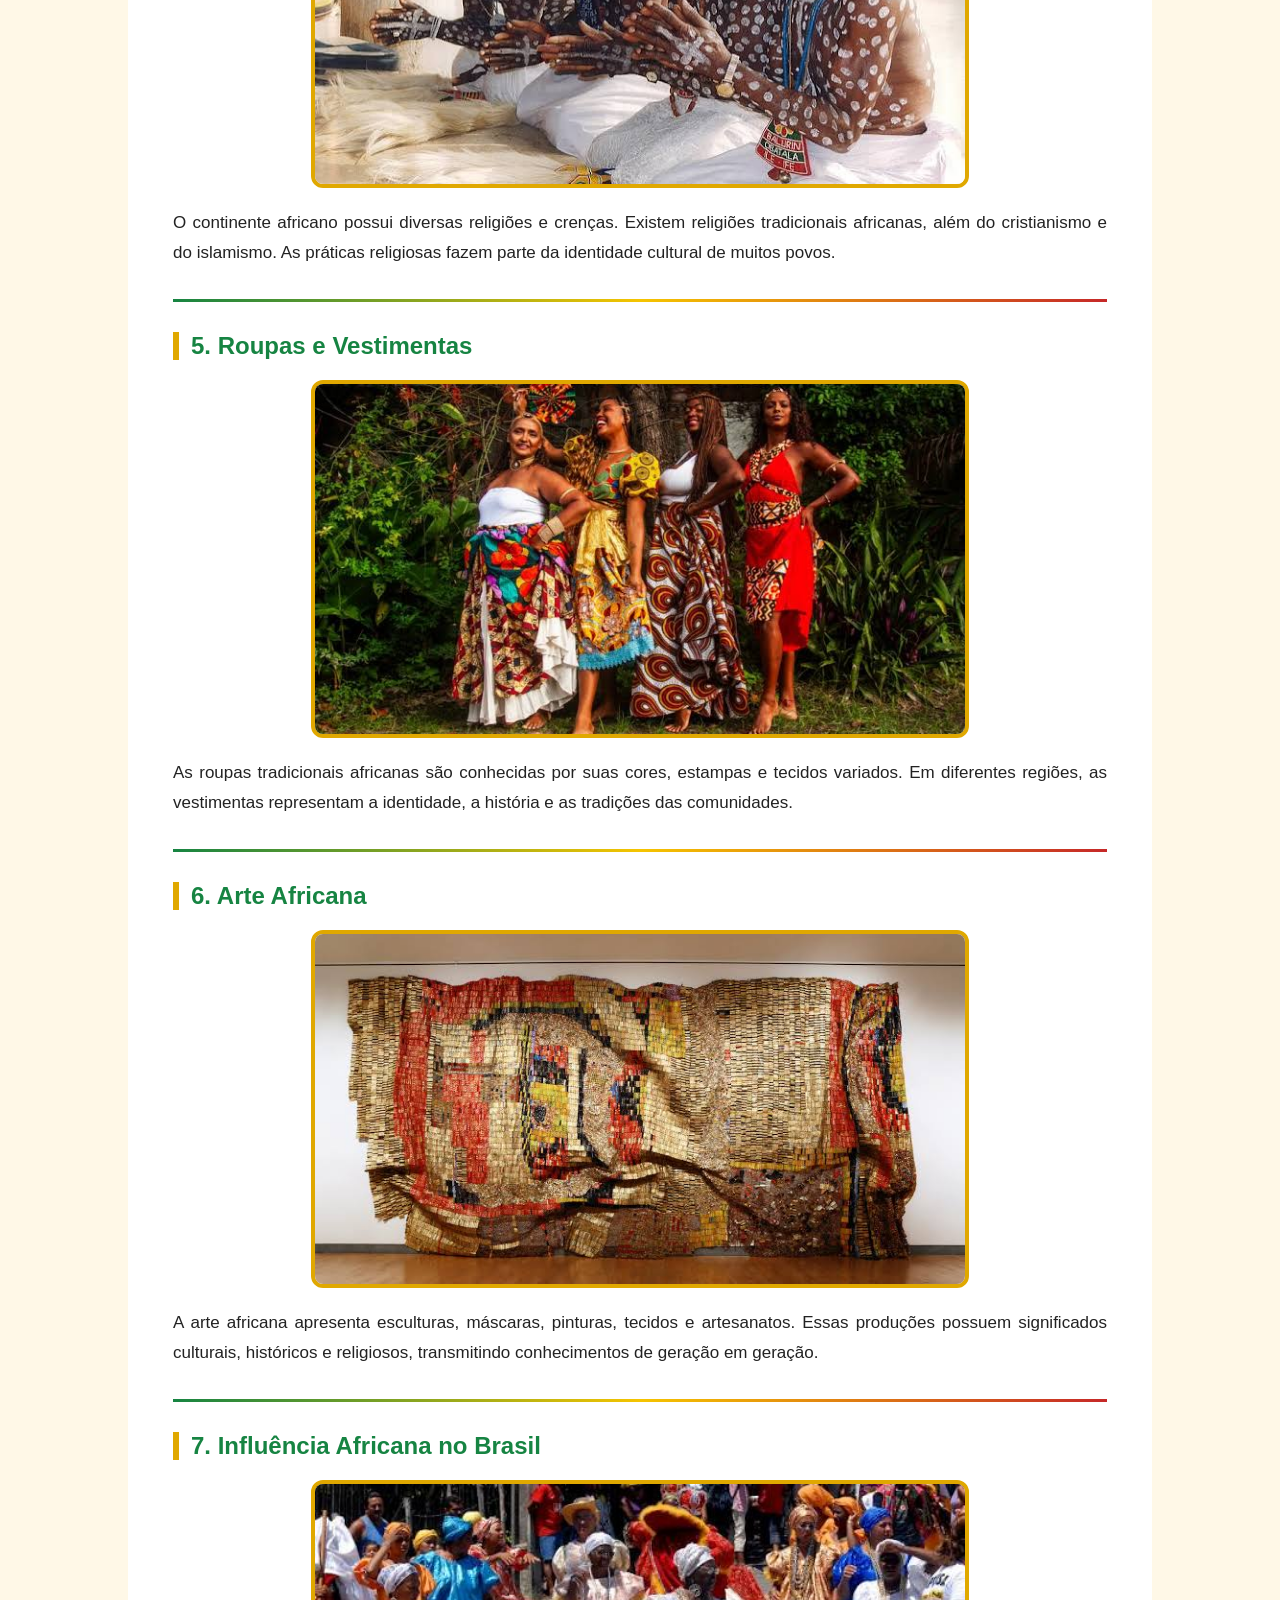
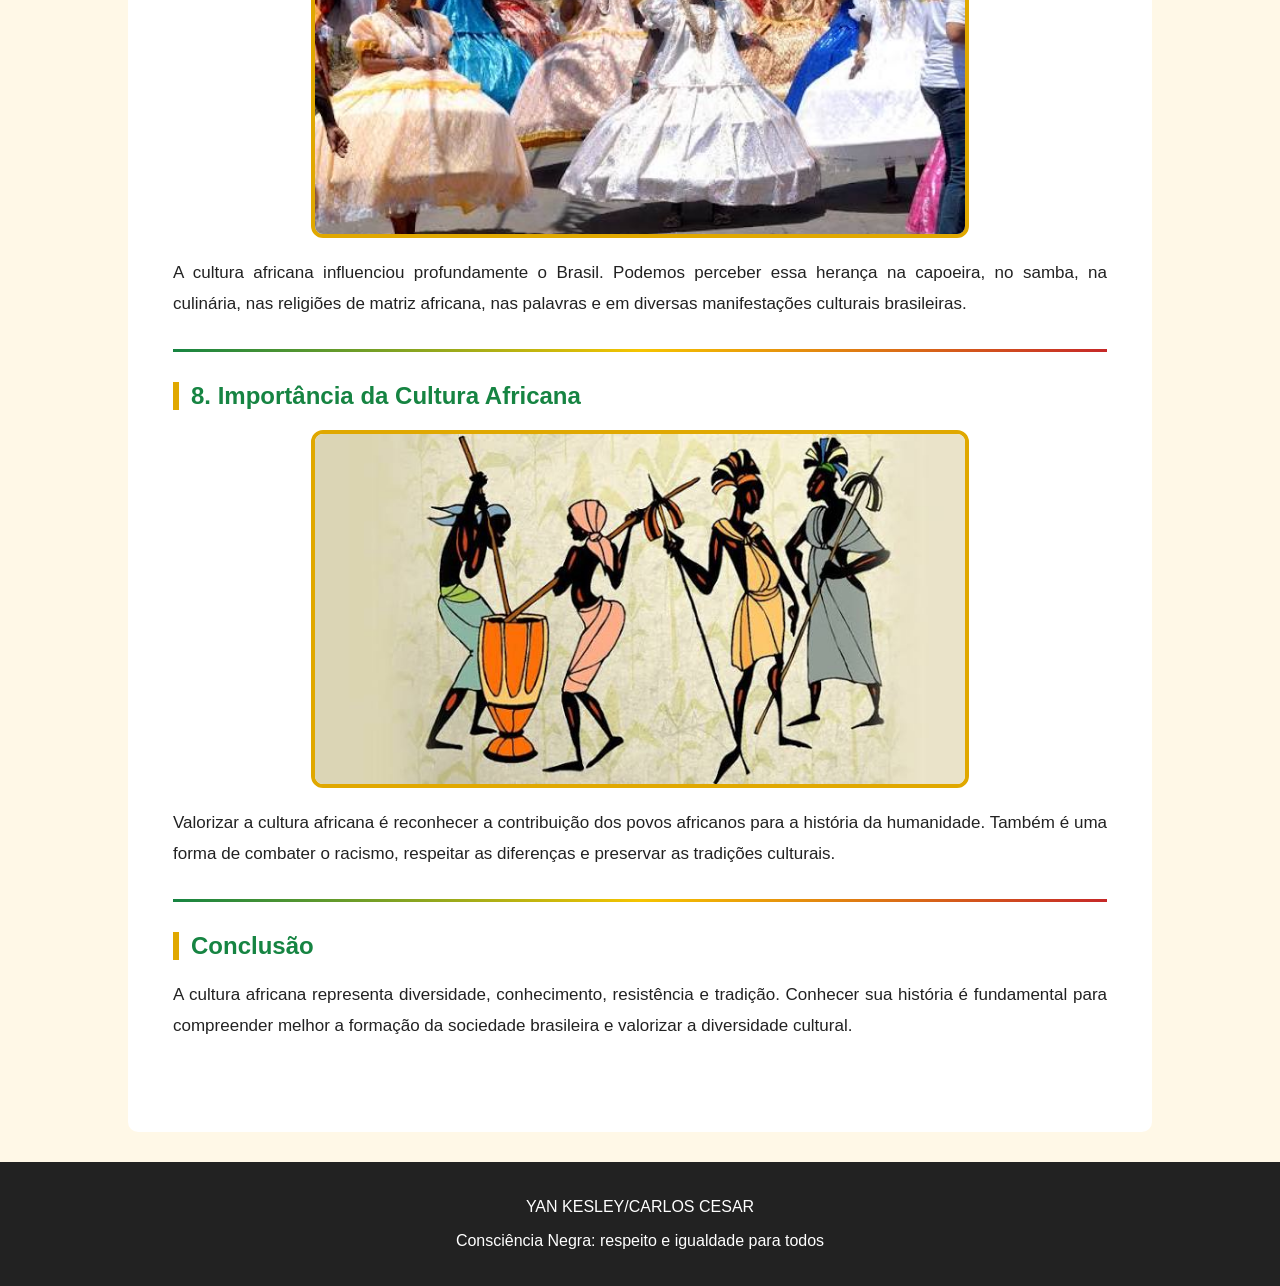
<file: grupo_05.html>
<!DOCTYPE html>
<html lang="pt-BR">
<head>
    <meta charset="UTF-8">
    <meta name="viewport" content="width=device-width, initial-scale=1.0">
    <title>Consciência Negra</title>
    <link rel="stylesheet" href="negre.css">
</head>

<body>

    <header>
        <h1>Consciência Negra</h1>
        <p>Respeito, igualdade e valorização da cultura negra.</p>
    </header>

    <nav>
        <a href="#inicio">Início</a>
        <a href="#historia">História</a>
        <a href="#importancia">Importância</a>
    </nav>

    <main>

        <section id="inicio">
            <h2>O que é Consciência Negra?</h2>

            <p>
                A Consciência Negra é uma data que representa a luta
                contra o racismo e a valorização da história, cultura
                e identidade do povo negro.
            </p>

            <img src="images.jpg"
            alt="Pessoas reunidas" width="300">
        </section>

        <section id="historia">
            <h2>História da Consciência Negra</h2>

            <p>
                O Dia da Consciência Negra é comemorado em 20 de novembro.
                A data homenageia Zumbi dos Palmares, um importante símbolo
                da resistência contra a escravidão no Brasil.
            </p>

            <p>
                Zumbi foi um dos líderes do Quilombo dos Palmares,
                lugar onde pessoas negras resistiam à escravidão
                e buscavam liberdade.
            </p>
        </section>

        <section id="importancia">
            <h2>Por que essa data é importante?</h2>

            <p>
                Essa data é importante para lembrar a luta do povo negro,
                combater o preconceito e promover o respeito entre todas
                as pessoas.
            </p>

            <ul>
                <li>Combater o racismo.</li>
                <li>Respeitar todas as pessoas.</li>
                <li>Valorizar a cultura africana.</li>
                <li>Conhecer a história do povo negro.</li>
                <li>Promover a igualdade.</li>
            </ul>
        </section>

        <section>
            <h2>Consciência Negra é respeito!</h2>

            <p>
                Todos nós podemos ajudar a construir uma sociedade
                melhor, com igualdade, respeito e oportunidades
                para todos.
            </p>
        </section>
    </main>
<main><section>
<section id="personalidades">
    <h2>4 Personalidades Negras Importantes</h2>

    <p>
        Além de Zumbi dos Palmares, várias personalidades negras
        marcaram a história do Brasil por suas lutas, conquistas
        e contribuições para a sociedade.
    </p>

    <div class="personalidade">
        <h3>1. Dandara dos Palmares</h3>

        <img src="images1.jpg"
        alt="Representação de Dandara dos Palmares" width="250">

        <p>
            Dandara dos Palmares foi uma importante figura da
            resistência negra no período colonial. Participou
            da luta pela liberdade e da defesa do Quilombo dos
            Palmares, tornando-se símbolo de coragem e resistência
            contra a escravidão.
        </p>
    </div>

    <div class="personalidade">
        <h3>2. Machado de Assis</h3>

        <img src="images 2.jpg"
        alt="Machado de Assis" width="250">

        <p>
            Machado de Assis foi um escritor brasileiro, nascido
            no Rio de Janeiro em 1839. É considerado um dos maiores
            nomes da literatura brasileira. Entre suas principais
            obras estão Dom Casmurro e Memórias Póstumas de Brás Cubas.
        </p>
    </div>

    <div class="personalidade">
        <h3>3. Carolina Maria de Jesus</h3>

        <img src="images 3.jpg"
        alt="Carolina Maria de Jesus" width="250">

        <p>
            Carolina Maria de Jesus foi uma escritora brasileira
            que ficou conhecida pelo livro Quarto de Despejo.
            Em suas obras, relatou as dificuldades da pobreza,
            da desigualdade social e da vida na favela.
        </p>
    </div>

    <div class="personalidade">
        <h3>4. Milton Santos</h3>

        <img src="images 4.jpg"
        alt="Milton Santos" width="250">

        <p>
            Milton Santos foi um importante geógrafo brasileiro,
            nascido em 1926, na Bahia. Ficou conhecido mundialmente
            por seus estudos sobre geografia, globalização e
            desigualdade social.
        </p>
    </div>

    <div class="conclusao">
        <h3>Conclusão</h3>

        <p>
            Essas personalidades mostram que a população negra
            teve e continua tendo um papel fundamental na
            construção da história, da cultura, da educação
            e da sociedade brasileira.
        </p>
    </div>
</section>
<section></main>
<center><h1>DESAFIOS ATUAIS</H1></center>
<main><section><p>Desigualdade e Racismo: A data serve para evidenciar disparidades socioeconômicas, violência urbana, subrepresentação política e os impactos do racismo estrutural que ainda afetam majoritariamente a população negra no Brasil.</p></section></main>
<center><h1>CULTURA AFRICANA</h1></center>
<main><section>
<section id="cultura-africana">

    <h1>Cultura Africana</h1>

    <p>
        A cultura africana é uma das mais ricas e diversas do mundo.
        Ela reúne diferentes povos, línguas, religiões, costumes,
        tradições e manifestações artísticas. A África possui uma
        história muito antiga e contribuiu para a formação de diversas
        culturas ao redor do planeta.
    </p>

    <hr>

    <h2>1. História da Cultura Africana</h2>

    <img src="images 5.jpg"
    alt="Paisagem do continente africano" width="250">

    <p>
        A África é considerada o berço da humanidade. Ao longo dos
        séculos, diferentes civilizações africanas desenvolveram
        conhecimentos, tecnologias, formas de organização social,
        comércio e grandes impérios, como o Império do Mali e o
        Império do Songhai.
    </p>

    <hr>

    <h2>2. Música e Dança</h2>

    <img src="images 6.jpg"
    alt="Apresentação musical" width="250">

    <p>
        A música e a dança são muito importantes em diversas
        comunidades africanas. Os tambores e outros instrumentos
        acompanham festas, celebrações e cerimônias. Os ritmos
        africanos também influenciaram o samba, o jazz e outros
        estilos musicais.
    </p>

    <hr>

    <h2>3. Culinária Africana</h2>
    <img src="images 9.jpg" alt="Culinária Africana" width="250">

    <p>
        A culinária africana possui muitos sabores e ingredientes,
        como mandioca, milho, arroz, inhame, feijão, peixes e
        diferentes temperos. Cada região possui pratos tradicionais
        que representam sua história e seus costumes.
    </p>

    <hr>

    <h2>4. Religiões e Crenças</h2>
    <img src="images 8.jpg" alt="Religiões e crenças" width="250">

    <p>
        O continente africano possui diversas religiões e crenças.
        Existem religiões tradicionais africanas, além do cristianismo
        e do islamismo. As práticas religiosas fazem parte da
        identidade cultural de muitos povos.
    </p>

    <hr>

    <h2>5. Roupas e Vestimentas</h2>

    <img src="images 77.jpg"
    alt="Cultura e vestimentas africanas" width="250">

    <p>
        As roupas tradicionais africanas são conhecidas por suas
        cores, estampas e tecidos variados. Em diferentes regiões,
        as vestimentas representam a identidade, a história e as
        tradições das comunidades.
    </p>

    <hr>

    <h2>6. Arte Africana</h2>
    <img src="images 10.jpg" alt="Arte africana" width="250">

    <p>
        A arte africana apresenta esculturas, máscaras, pinturas,
        tecidos e artesanatos. Essas produções possuem significados
        culturais, históricos e religiosos, transmitindo conhecimentos
        de geração em geração.
    </p>

    <hr>

    <h2>7. Influência Africana no Brasil</h2>
    <img src="images 11.jpg" alt="Influência Africana no Brasil" width="250">

    <p>
        A cultura africana influenciou profundamente o Brasil.
        Podemos perceber essa herança na capoeira, no samba, na
        culinária, nas religiões de matriz africana, nas palavras
        e em diversas manifestações culturais brasileiras.
    </p>

    <hr>

    <h2>8. Importância da Cultura Africana</h2>
    <img src="images 12.jpg" alt="Importância da Cultura Africana" width="250">

    <p>
        Valorizar a cultura africana é reconhecer a contribuição
        dos povos africanos para a história da humanidade.
        Também é uma forma de combater o racismo, respeitar as
        diferenças e preservar as tradições culturais.
    </p>

    <hr>

    <h2>Conclusão</h2>

    <p>
        A cultura africana representa diversidade, conhecimento,
        resistência e tradição. Conhecer sua história é fundamental
        para compreender melhor a formação da sociedade brasileira
        e valorizar a diversidade cultural.
    </p>

</section>
</section></main>
    <footer>
        <p> YAN KESLEY/CARLOS CESAR
             </p>
        <p>Consciência Negra: respeito e igualdade para todos</p>
    </footer>

</body>
</html>
</file>
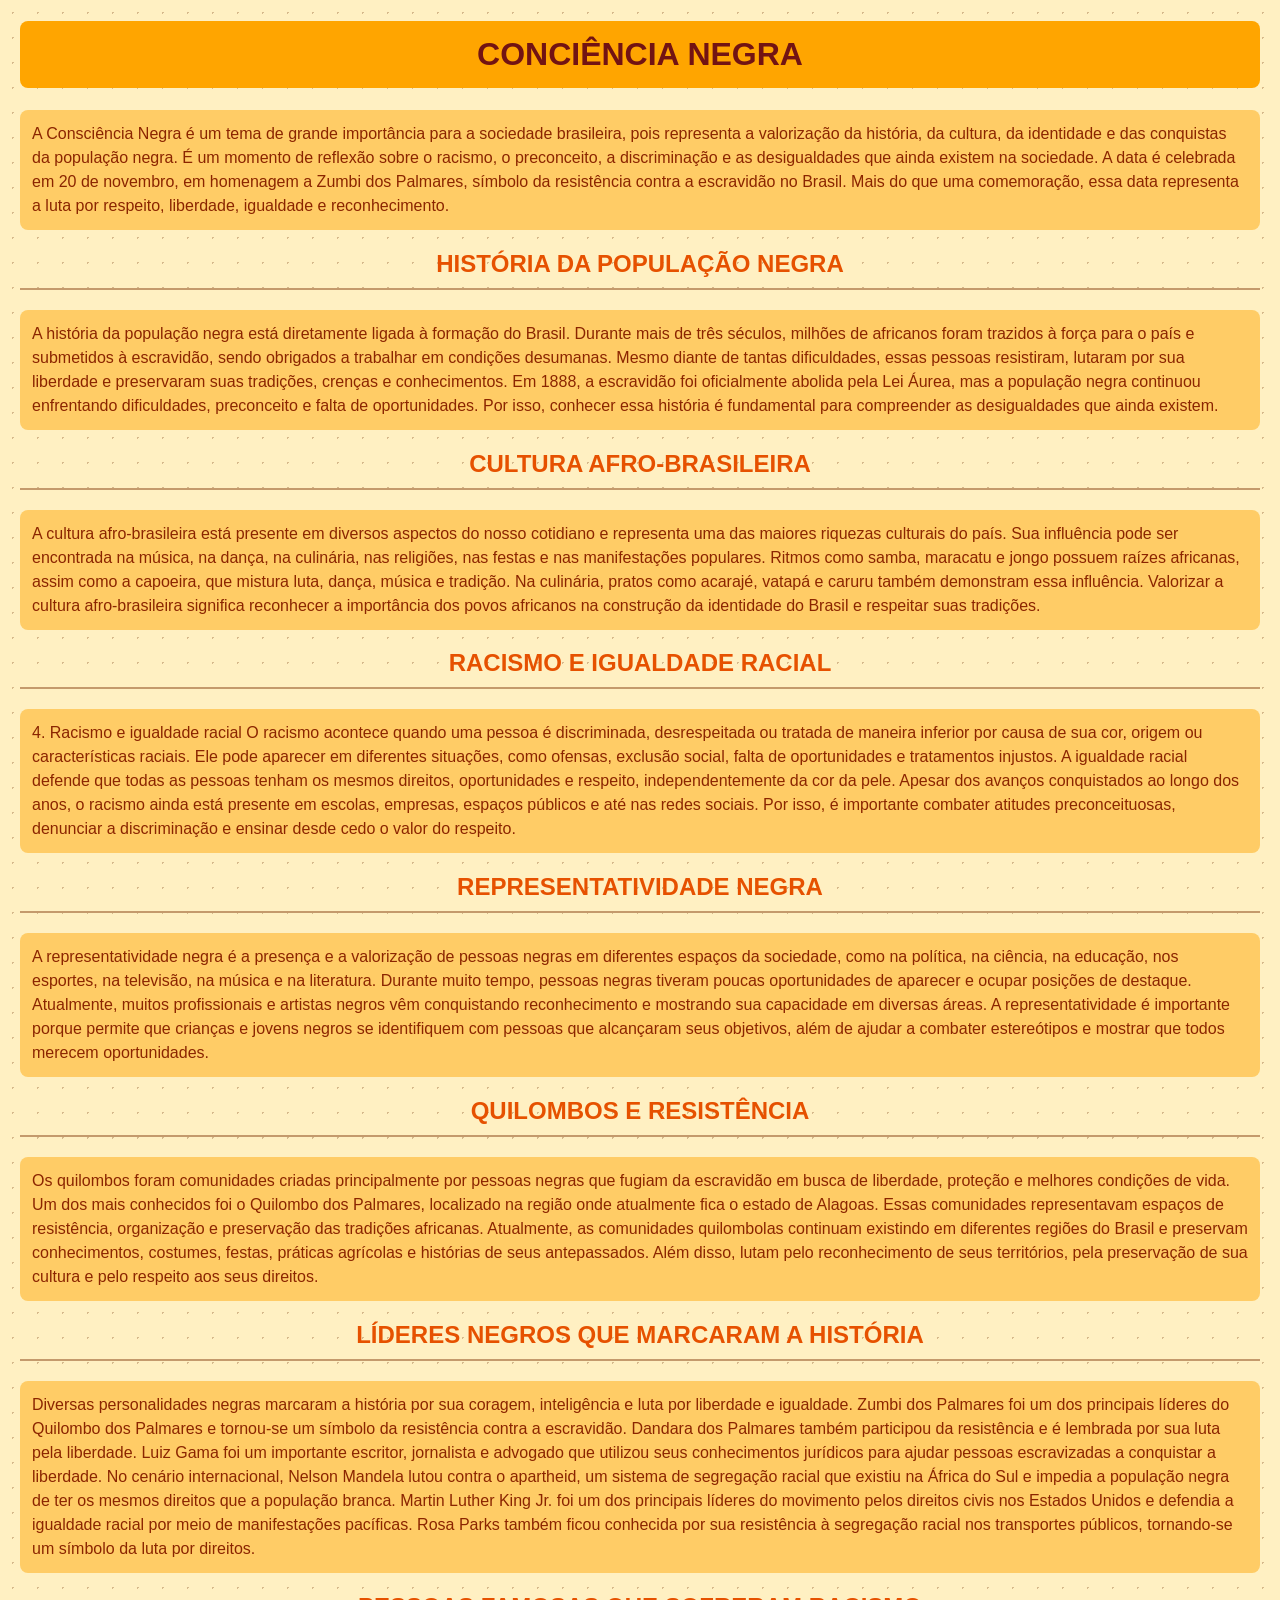
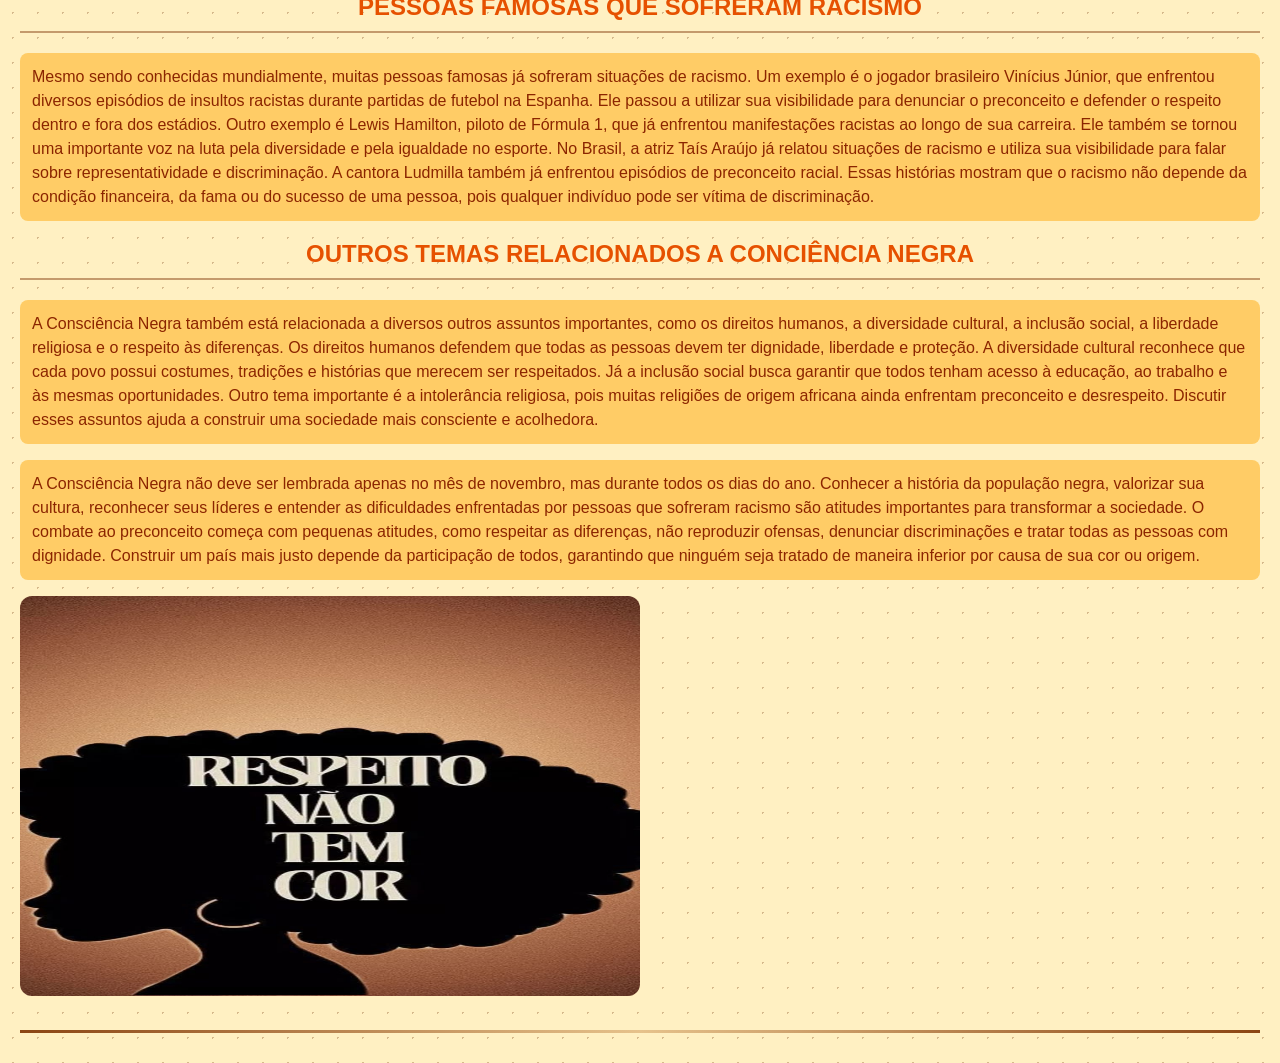
<file: grupo_06.html>
<!DOCTYPE html>
<html lang="en">
<head>
    <meta charset="UTF-8">
    <meta name="viewport" content="width=device-width, initial-scale=1.0">
    <title>Document</title>
</head>
<body>
    <link rel="stylesheet" href="iindex.css">
    <h1><center><ter>CONCIÊNCIA NEGRA</center></h1>

<P> A Consciência Negra é um tema de grande importância para a sociedade brasileira, pois representa a valorização da história, da cultura, da identidade e das conquistas da população negra. É um momento de reflexão sobre o racismo, o preconceito, a discriminação e as desigualdades que ainda existem na sociedade. A data é celebrada em 20 de novembro, em homenagem a Zumbi dos Palmares, símbolo da resistência contra a escravidão no Brasil. Mais do que uma comemoração, essa data representa a luta por respeito, liberdade, igualdade e reconhecimento.</P>

<h2>HISTÓRIA DA POPULAÇÃO NEGRA</h2>

<P>A história da população negra está diretamente ligada à formação do Brasil. Durante mais de três séculos, milhões de africanos foram trazidos à força para o país e submetidos à escravidão, sendo obrigados a trabalhar em condições desumanas. Mesmo diante de tantas dificuldades, essas pessoas resistiram, lutaram por sua liberdade e preservaram suas tradições, crenças e conhecimentos. Em 1888, a escravidão foi oficialmente abolida pela Lei Áurea, mas a população negra continuou enfrentando dificuldades, preconceito e falta de oportunidades. Por isso, conhecer essa história é fundamental para compreender as desigualdades que ainda existem.</P>

<H2>CULTURA AFRO-BRASILEIRA</H2>
<P>A cultura afro-brasileira está presente em diversos aspectos do nosso cotidiano e representa uma das maiores riquezas culturais do país. Sua influência pode ser encontrada na música, na dança, na culinária, nas religiões, nas festas e nas manifestações populares. Ritmos como samba, maracatu e jongo possuem raízes africanas, assim como a capoeira, que mistura luta, dança, música e tradição. Na culinária, pratos como acarajé, vatapá e caruru também demonstram essa influência. Valorizar a cultura afro-brasileira significa reconhecer a importância dos povos africanos na construção da identidade do Brasil e respeitar suas tradições.</P>
 
<h2>RACISMO E IGUALDADE RACIAL</h2>

<p>4. Racismo e igualdade racial
O racismo acontece quando uma pessoa é discriminada, desrespeitada ou tratada de maneira inferior por causa de sua cor, origem ou características raciais. Ele pode aparecer em diferentes situações, como ofensas, exclusão social, falta de oportunidades e tratamentos injustos. A igualdade racial defende que todas as pessoas tenham os mesmos direitos, oportunidades e respeito, independentemente da cor da pele. Apesar dos avanços conquistados ao longo dos anos, o racismo ainda está presente em escolas, empresas, espaços públicos e até nas redes sociais. Por isso, é importante combater atitudes preconceituosas, denunciar a discriminação e ensinar desde cedo o valor do respeito.</p>

<h2>REPRESENTATIVIDADE NEGRA </h2>

<p>A representatividade negra é a presença e a valorização de pessoas negras em diferentes espaços da sociedade, como na política, na ciência, na educação, nos esportes, na televisão, na música e na literatura. Durante muito tempo, pessoas negras tiveram poucas oportunidades de aparecer e ocupar posições de destaque. Atualmente, muitos profissionais e artistas negros vêm conquistando reconhecimento e mostrando sua capacidade em diversas áreas. A representatividade é importante porque permite que crianças e jovens negros se identifiquem com pessoas que alcançaram seus objetivos, além de ajudar a combater estereótipos e mostrar que todos merecem oportunidades.</p>

<h2>QUILOMBOS E RESISTÊNCIA</h2>

<P>Os quilombos foram comunidades criadas principalmente por pessoas negras que fugiam da escravidão em busca de liberdade, proteção e melhores condições de vida. Um dos mais conhecidos foi o Quilombo dos Palmares, localizado na região onde atualmente fica o estado de Alagoas. Essas comunidades representavam espaços de resistência, organização e preservação das tradições africanas. Atualmente, as comunidades quilombolas continuam existindo em diferentes regiões do Brasil e preservam conhecimentos, costumes, festas, práticas agrícolas e histórias de seus antepassados. Além disso, lutam pelo reconhecimento de seus territórios, pela preservação de sua cultura e pelo respeito aos seus direitos.</P>

<h2>LÍDERES NEGROS QUE MARCARAM A HISTÓRIA</h2>

<p>Diversas personalidades negras marcaram a história por sua coragem, inteligência e luta por liberdade e igualdade. Zumbi dos Palmares foi um dos principais líderes do Quilombo dos Palmares e tornou-se um símbolo da resistência contra a escravidão. Dandara dos Palmares também participou da resistência e é lembrada por sua luta pela liberdade. Luiz Gama foi um importante escritor, jornalista e advogado que utilizou seus conhecimentos jurídicos para ajudar pessoas escravizadas a conquistar a liberdade.

No cenário internacional, Nelson Mandela lutou contra o apartheid, um sistema de segregação racial que existiu na África do Sul e impedia a população negra de ter os mesmos direitos que a população branca. Martin Luther King Jr. foi um dos principais líderes do movimento pelos direitos civis nos Estados Unidos e defendia a igualdade racial por meio de manifestações pacíficas. Rosa Parks também ficou conhecida por sua resistência à segregação racial nos transportes públicos, tornando-se um símbolo da luta por direitos.</p>

<h2>PESSOAS FAMOSAS QUE SOFRERAM RACISMO</h2>

<P>Mesmo sendo conhecidas mundialmente, muitas pessoas famosas já sofreram situações de racismo. Um exemplo é o jogador brasileiro Vinícius Júnior, que enfrentou diversos episódios de insultos racistas durante partidas de futebol na Espanha. Ele passou a utilizar sua visibilidade para denunciar o preconceito e defender o respeito dentro e fora dos estádios.

Outro exemplo é Lewis Hamilton, piloto de Fórmula 1, que já enfrentou manifestações racistas ao longo de sua carreira. Ele também se tornou uma importante voz na luta pela diversidade e pela igualdade no esporte. No Brasil, a atriz Taís Araújo já relatou situações de racismo e utiliza sua visibilidade para falar sobre representatividade e discriminação. A cantora Ludmilla também já enfrentou episódios de preconceito racial. Essas histórias mostram que o racismo não depende da condição financeira, da fama ou do sucesso de uma pessoa, pois qualquer indivíduo pode ser vítima de discriminação.</P>

<H2>OUTROS TEMAS RELACIONADOS A CONCIÊNCIA NEGRA </H2>

<P>A Consciência Negra também está relacionada a diversos outros assuntos importantes, como os direitos humanos, a diversidade cultural, a inclusão social, a liberdade religiosa e o respeito às diferenças. Os direitos humanos defendem que todas as pessoas devem ter dignidade, liberdade e proteção. A diversidade cultural reconhece que cada povo possui costumes, tradições e histórias que merecem ser respeitados. Já a inclusão social busca garantir que todos tenham acesso à educação, ao trabalho e às mesmas oportunidades. Outro tema importante é a intolerância religiosa, pois muitas religiões de origem africana ainda enfrentam preconceito e desrespeito. Discutir esses assuntos ajuda a construir uma sociedade mais consciente e acolhedora.
</P>
<p>A Consciência Negra não deve ser lembrada apenas no mês de novembro, mas durante todos os dias do ano. Conhecer a história da população negra, valorizar sua cultura, reconhecer seus líderes e entender as dificuldades enfrentadas por pessoas que sofreram racismo são atitudes importantes para transformar a sociedade. O combate ao preconceito começa com pequenas atitudes, como respeitar as diferenças, não reproduzir ofensas, denunciar discriminações e tratar todas as pessoas com dignidade. Construir um país mais justo depende da participação de todos, garantindo que ninguém seja tratado de maneira inferior por causa de sua cor ou origem.</p>

<img src="transferir (1).jpg" alt="Descrição da imagem" width="50%" height="400px">

<hr class="linha">

</body>
</html>
</file>
<file: grupo_03.css>
/* CONFIGURAÇÃO GERAL */
* {
    box-sizing: border-box;
}

body {
    margin: 0;
    padding: 0;
    background-color: #f1eee8;
    color: #292929;
    font-family: Arial, sans-serif;
}

/* TÍTULO PRINCIPAL */
h1 {
    background-color: #191919;
    color: #e2bd75;
    font-size: 36px;
    padding: 35px 15px;
    margin: 0 0 30px;
    border-bottom: 4px solid #a87936;
}

/* TÍTULOS SECUNDÁRIOS */
h2 {
    color: #75451f;
    font-size: 27px;
    margin-top: 25px;
    padding-bottom: 12px;
    border-bottom: 2px solid #c49a52;
}

/* PARÁGRAFOS */
p {
    max-width: 1100px;
    margin: 18px auto;
    padding: 20px 24px;
    background-color: #ffffff;
    color: #393939;
    font-size: 17px;
    line-height: 1.8;
    text-align: justify;
    border-left: 4px solid #a87936;
    border-radius: 5px;
    box-shadow: 0 3px 10px rgba(0,0,0,0.04);
}

/* LISTAS */
ul {
    max-width: 1100px;
    margin: 25px auto;
    padding: 25px 45px;
    background-color: #fff;
    border-radius: 6px;
    border-left: 4px solid #a87936;
    box-shadow: 0 3px 10px rgba(0,0,0,0.04);
}

li {
    font-size: 16px;
    line-height: 2;
    padding-left: 5px;
    color: #393939;
}

/* IMAGENS */
img {
    display: block;
    width: auto;
    max-width: 90%;
    max-height: 400px;
    object-fit: contain;
    margin: 30px auto;
    padding: 7px;
    background-color: white;
    border: 1px solid #d5c5a8;
    border-radius: 8px;
    box-shadow: 0 5px 15px rgba(0,0,0,0.12);
}

/* IMAGEM DE ZUMBI COM TEXTO AO LADO */
.zumbi {
    max-width: 1100px;
    margin: 35px auto;
    padding: 25px;
    display: flex;
    align-items: center;
    gap: 30px;
    background-color: white;
    border-radius: 8px;
    box-shadow: 0 4px 15px rgba(0,0,0,0.07);
}

.zumbi img {
    width: 40%;
    max-width: 350px;
    height: 300px;
    object-fit: cover;
    margin: 0;
}

.zumbi div {
    flex: 1;
}

.zumbi p {
    box-shadow: none;
    border-left: none;
    padding: 5px;
    margin: 10px 0;
}

/* VÍDEOS */
video {
    display: block;
    width: 90%;
    max-width: 750px;
    margin: 35px auto;
    border: 5px solid white;
    border-radius: 8px;
    box-shadow: 0 5px 18px rgba(0,0,0,0.15);
}

/* LINHAS DE SEPARAÇÃO */
hr {
    border: none;
    height: 2px;
    background-color: #c49a52;
    max-width: 1100px;
    margin: 35px auto;
}

/* CONCLUSÃO */
section {
    max-width: 1100px;
    margin: 40px auto;
    padding: 30px;
    background-color: white;
    border-top: 4px solid #a87936;
    border-radius: 8px;
    box-shadow: 0 4px 15px rgba(0,0,0,0.07);
}

section p {
    box-shadow: none;
}

/* RODAPÉ */
footer {
    background-color: #191919;
    color: #e2bd75;
    text-align: center;
    padding: 20px;
    border-top: 4px solid #a87936;
}

footer p {
    background: none;
    color: #e2bd75;
    text-align: center;
    box-shadow: none;
    border: none;
    margin: 0 auto;
}

/* ADAPTAÇÃO PARA CELULARES */
@media (max-width: 750px) {

    h1 {
        font-size: 27px;
    }

    h2 {
        font-size: 23px;
    }

    p {
        width: 92%;
        padding: 15px;
        font-size: 16px;
    }

    ul {
        width: 92%;
        padding: 20px 35px;
    }

    .zumbi {
        width: 92%;
        flex-direction: column;
    }

    .zumbi img {
        width: 100%;
        height: auto;
    }

    section {
        width: 92%;
        padding: 20px;
    }

    video {
        width: 92%;
    }

    hr {
        width: 90%;
    }
}
</file>
<file: negre.css>
/* Configuração geral */
body {
    background-color: #f5e6d3;
    font-family: Arial, sans-serif;
    margin: 0;
    padding: 0;
}

/* Cabeçalho */
header {
    background-color: #542b16;
    color: white;
    text-align: center;
    padding: 30px;
}

/* Menu */
nav {
    background-color: #222;
    text-align: center;
    padding: 15px;
}

nav a {
    color: white;
    text-decoration: none;
    margin: 15px;
}

/* Conteúdo */
main {
    width: 80%;
    margin: auto;
}

/* Seções */
section {
    background-color: white;
    padding: 20px;
    margin-top: 20px;
    border-radius: 10px;
}

/* Títulos */
h2 {
    color: #8b4513;
}

/* Imagem */
img {
    width: 100%;
    max-width: 600px;
    display: block;
    margin: 20px auto;
    border-radius: 10px;
}

/* Rodapé */
footer {
    background-color: #222;
    color: white;
    text-align: center;
    padding: 20px;
    margin-top: 30px;
}

#personalidades {
    padding: 30px;
    background-color: #f2f2f2;
    color: #222;
}

#personalidades h2 {
    text-align: center;
    color: #8b4513;
    font-size: 30px;
    margin-bottom: 20px;
}

.personalidade {
    background-color: white;
    padding: 20px;
    margin: 25px auto;
    max-width: 800px;
    border-radius: 12px;
    box-shadow: 0 3px 10px rgba(0,0,0,0.15);
}

.personalidade h3 {
    color: #8b4513;
}

.personalidade img {
    width: 220px;
    max-width: 100%;
    height: 180px;
    object-fit: cover;
    border-radius: 10px;
}

.personalidade p {
    font-size: 17px;
    line-height: 1.7;
}

.conclusao {
    background-color: #222;
    color: white;
    padding: 20px;
    border-radius: 10px;
    text-align: center;
}

/* Estilo geral da página */
body {
    font-family: Arial, sans-serif;
    background-color: #fff8e7;
    color: #222;
}

/* Conteúdo da cultura africana */
#cultura-africana {
    max-width: 1100px;
    margin: 30px auto;
    padding: 25px;
}

/* Título principal */
#cultura-africana h1 {
    background: linear-gradient(90deg, #168442, #f5c400, #c62828);
    color: white;
    text-align: center;
    padding: 30px;
    border-radius: 12px;
    font-size: 35px;
}

/* Títulos das seções */
#cultura-africana h2 {
    color: #168442;
    border-left: 6px solid #e0a800;
    padding-left: 12px;
    margin-top: 30px;
}

/* Parágrafos */
#cultura-africana p {
    font-size: 17px;
    line-height: 1.8;
    text-align: justify;
    margin: 15px 0;
}

/* Imagens */
#cultura-africana img {
    width: 100%;
    max-width: 650px;
    height: 350px;
    object-fit: cover;
    display: block;
    margin: 20px auto;
    border-radius: 12px;
    border: 4px solid #e0a800;
}

/* Linhas divisórias */
#cultura-africana hr {
    border: none;
    height: 3px;
    background: linear-gradient(
        to right,
        #168442,
        #f5c400,
        #c62828
    );
    margin: 30px 0;
}

/* Efeito nas imagens */
#cultura-africana img:hover {
    transform: scale(1.02);
    transition: 0.3s;
}

/* Responsividade para celulares */
@media (max-width: 600px) {
    #cultura-africana {
        padding: 12px;
    }

    #cultura-africana h1 {
        font-size: 26px;
    }

    #cultura-africana img {
        height: 230px;
    }

    #cultura-africana p {
        font-size: 15px;
    }
}
</file>
<file: iindex.css>
body { background-color: #fff0c2; color: #430404;font-family: Arial;}
h1 {
    background-color: orange;
    color: rgb(72, 7, 7);
    text-align: center;}
h2 {
    color: #7d2d02;}
p {
    background-color: #ffcc66;
    padding: 10px;}

body {
    background-color: #fff0c2;
    color: #8b2500;
    font-family: Arial;
    margin: 20px;
}

h1 {
    background-color: orange;
    color: rgb(114, 19, 19);
    text-align: center;
    padding: 15px;
    border-radius: 8px;
}

h2 {
    color: #e65100;
    border-bottom: 2px solid orange;
    padding-bottom: 5px;
}

p {
    background-color: #ffcc66;
    padding: 12px;
    border-radius: 8px;
    line-height: 1.5;
}

.linha {
    border: none;
    height: 3px;
    background: linear-gradient(to right, #8b4513, #e6c28b, #8b4513);
    margin: 30px 0;
}

img {
    border-radius: 12px;
    transition: 0.4s;
}

img:hover {
    transform: scale(1.05);
}

h2 {
    text-align: center;
    border-bottom: 2px solid #c49a6c;
    padding-bottom: 10px;
}
body {
    background-image: radial-gradient(#d6b98c 1px, transparent 1px);
    background-size: 25px 25px;
}
</file>
